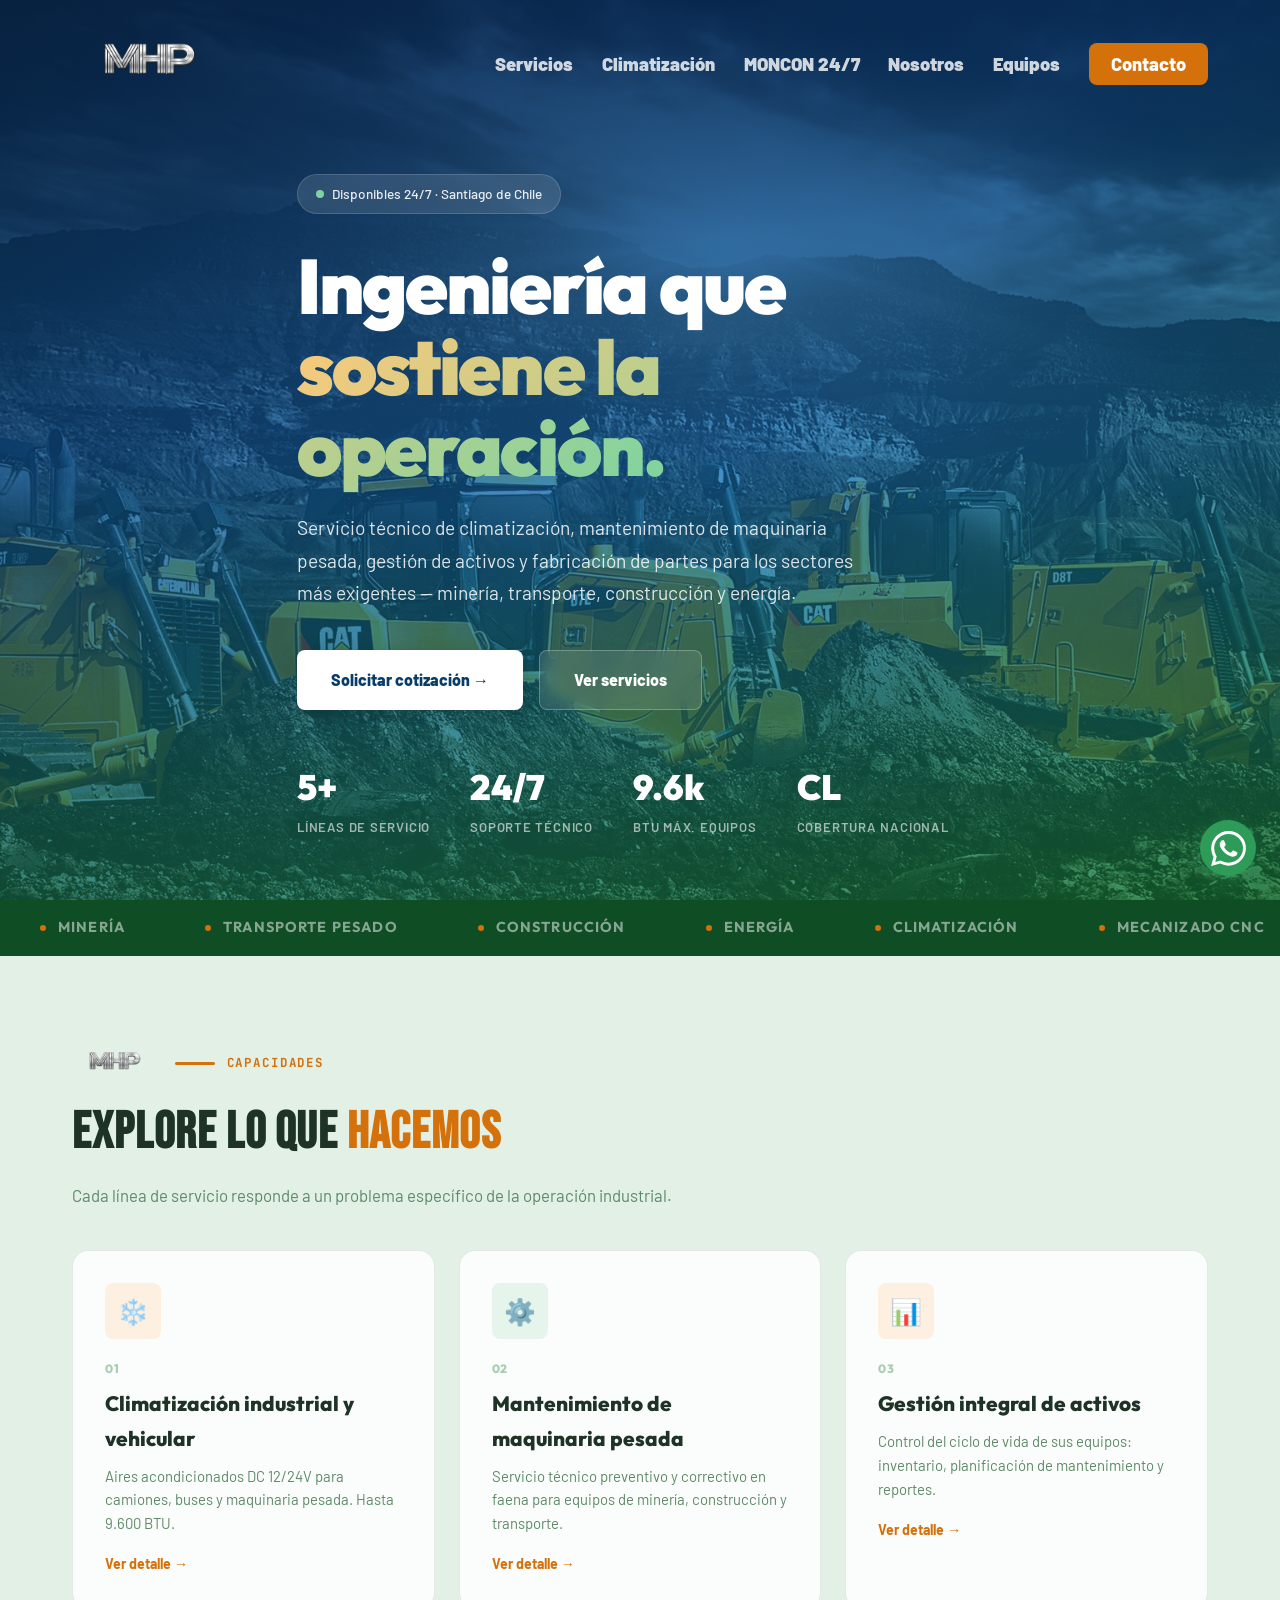
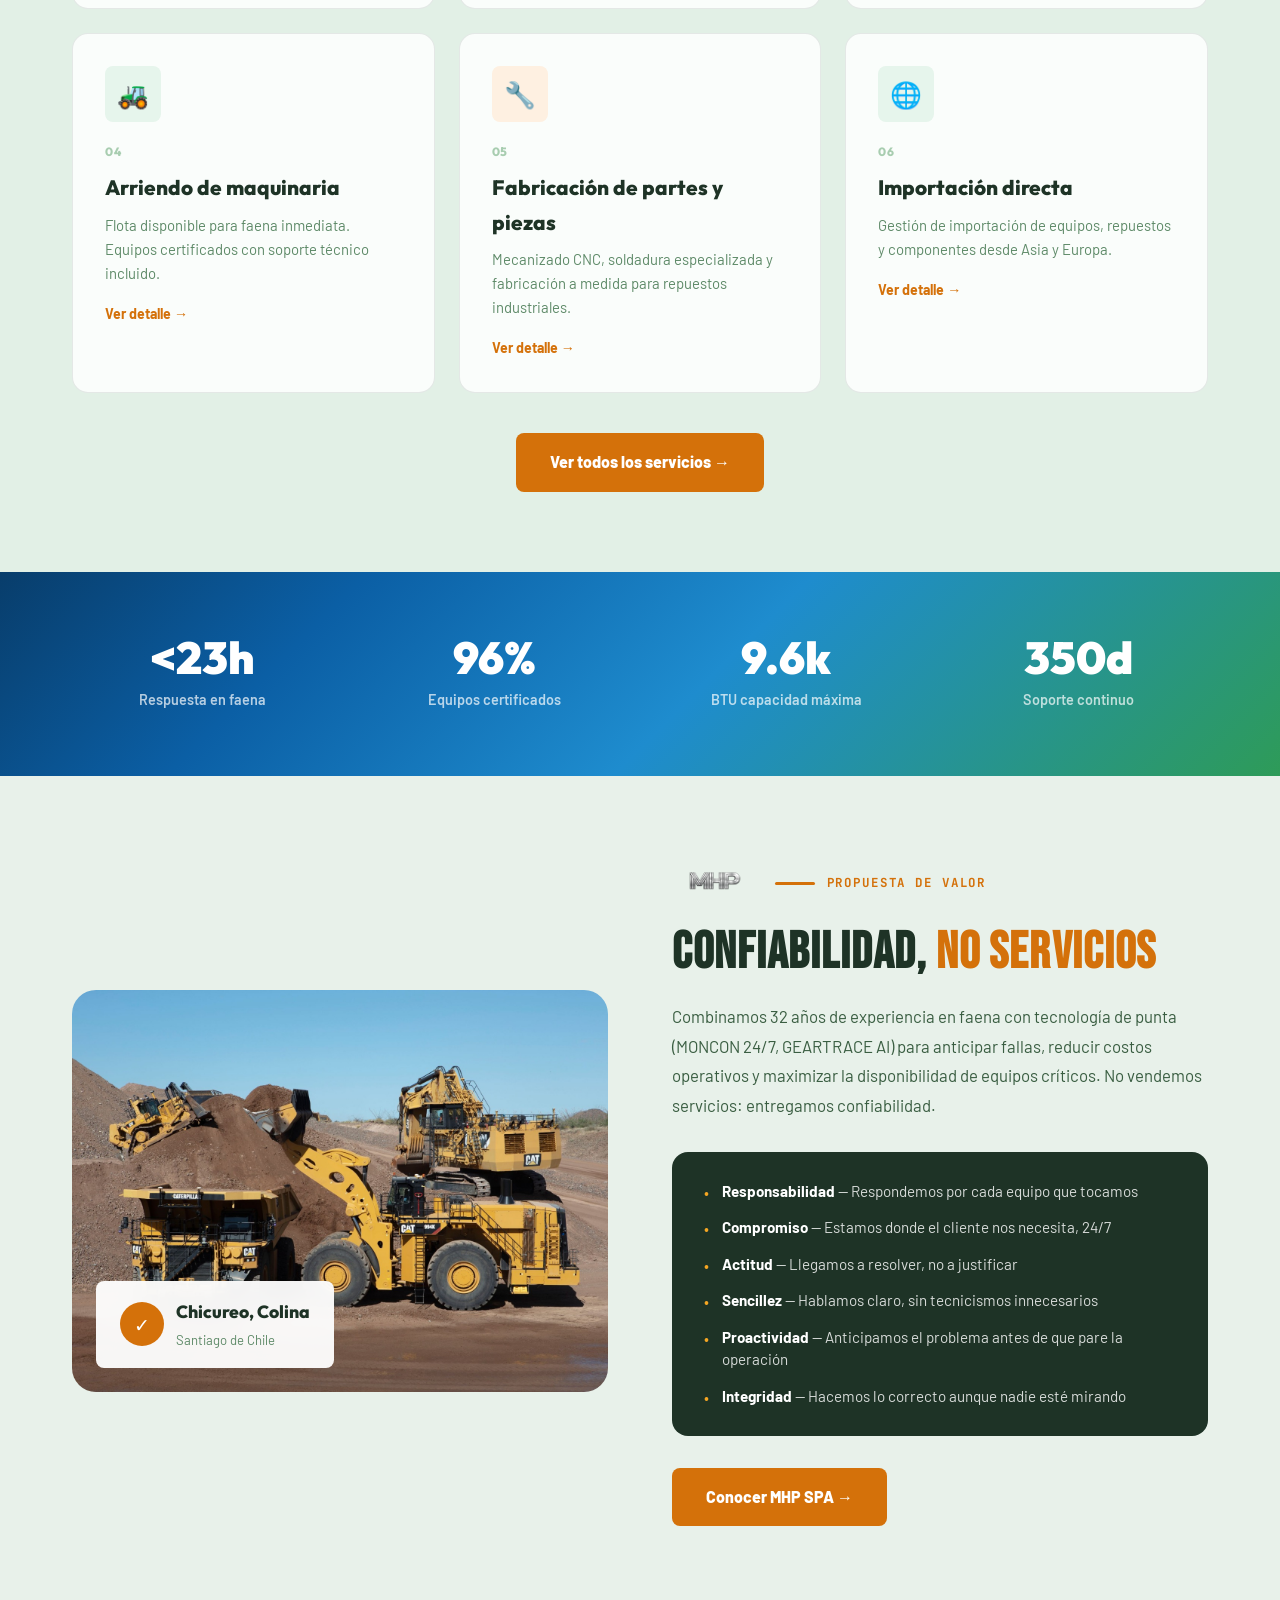
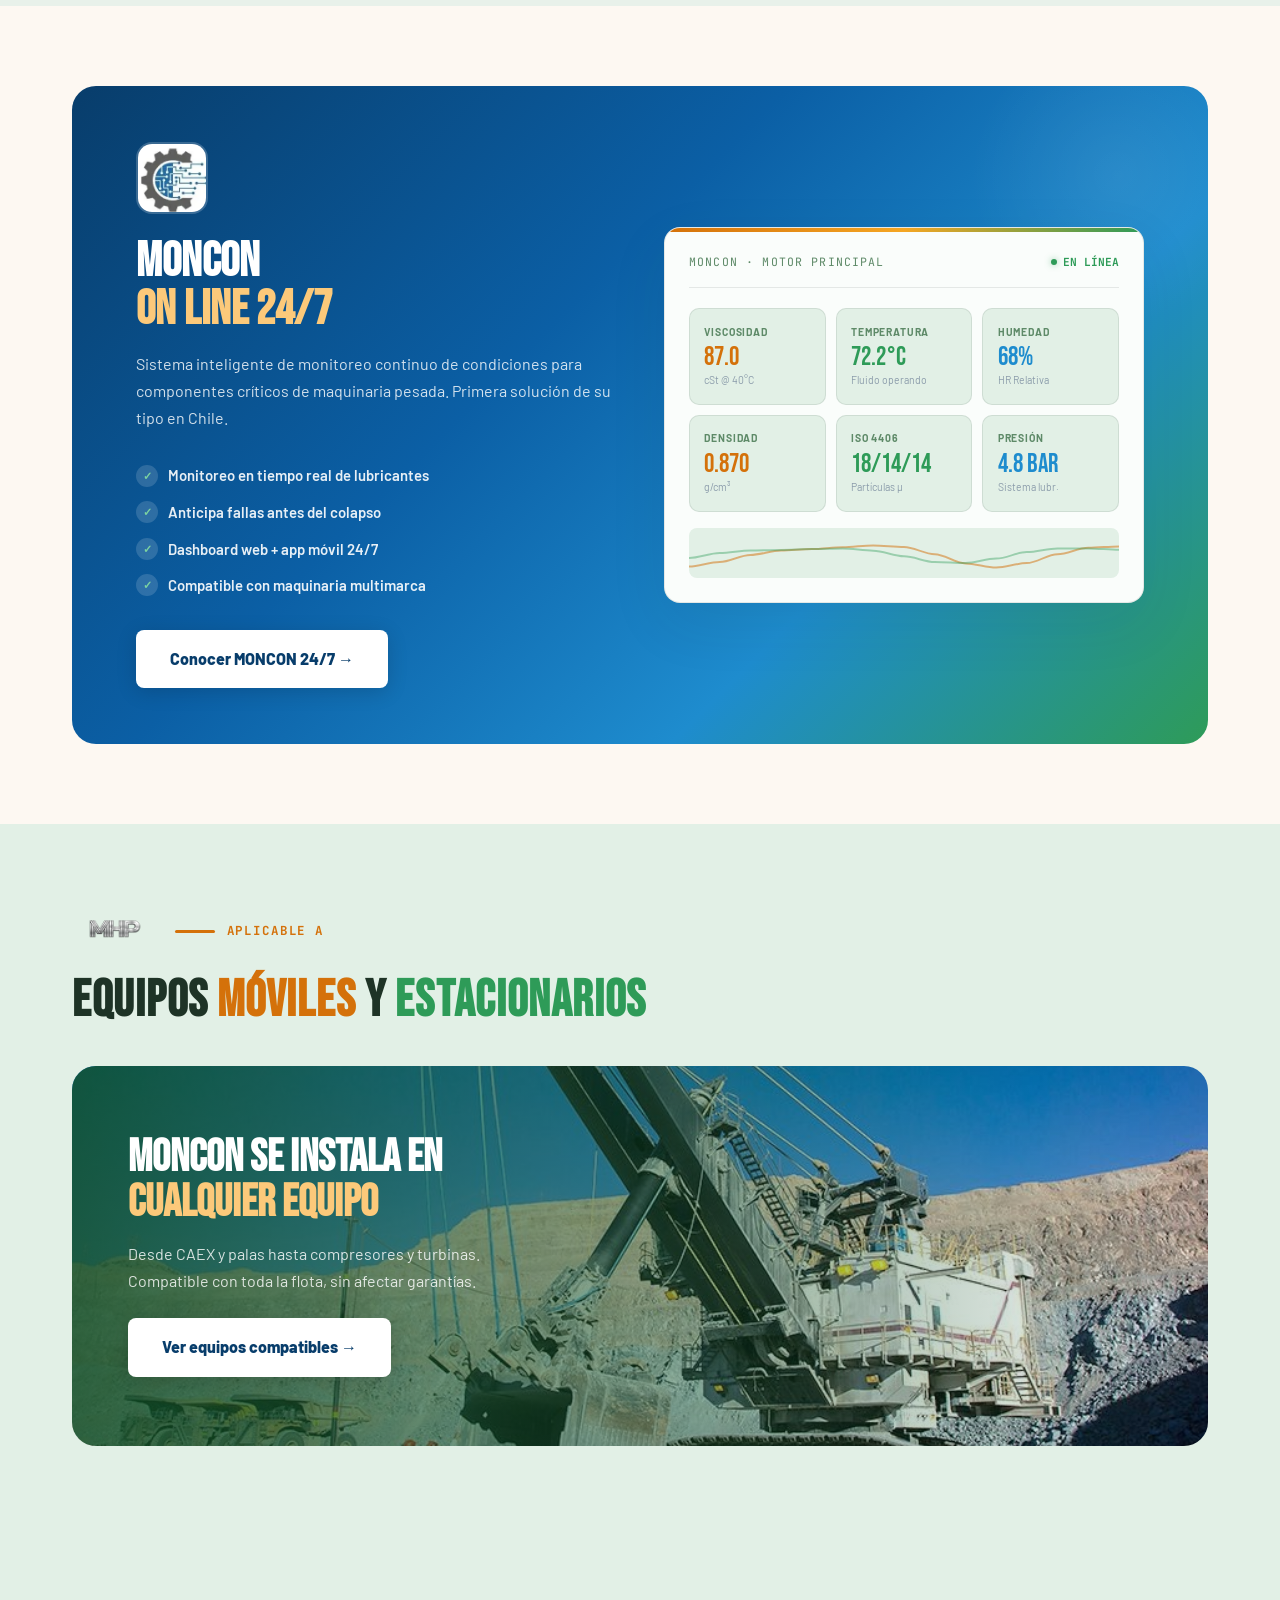
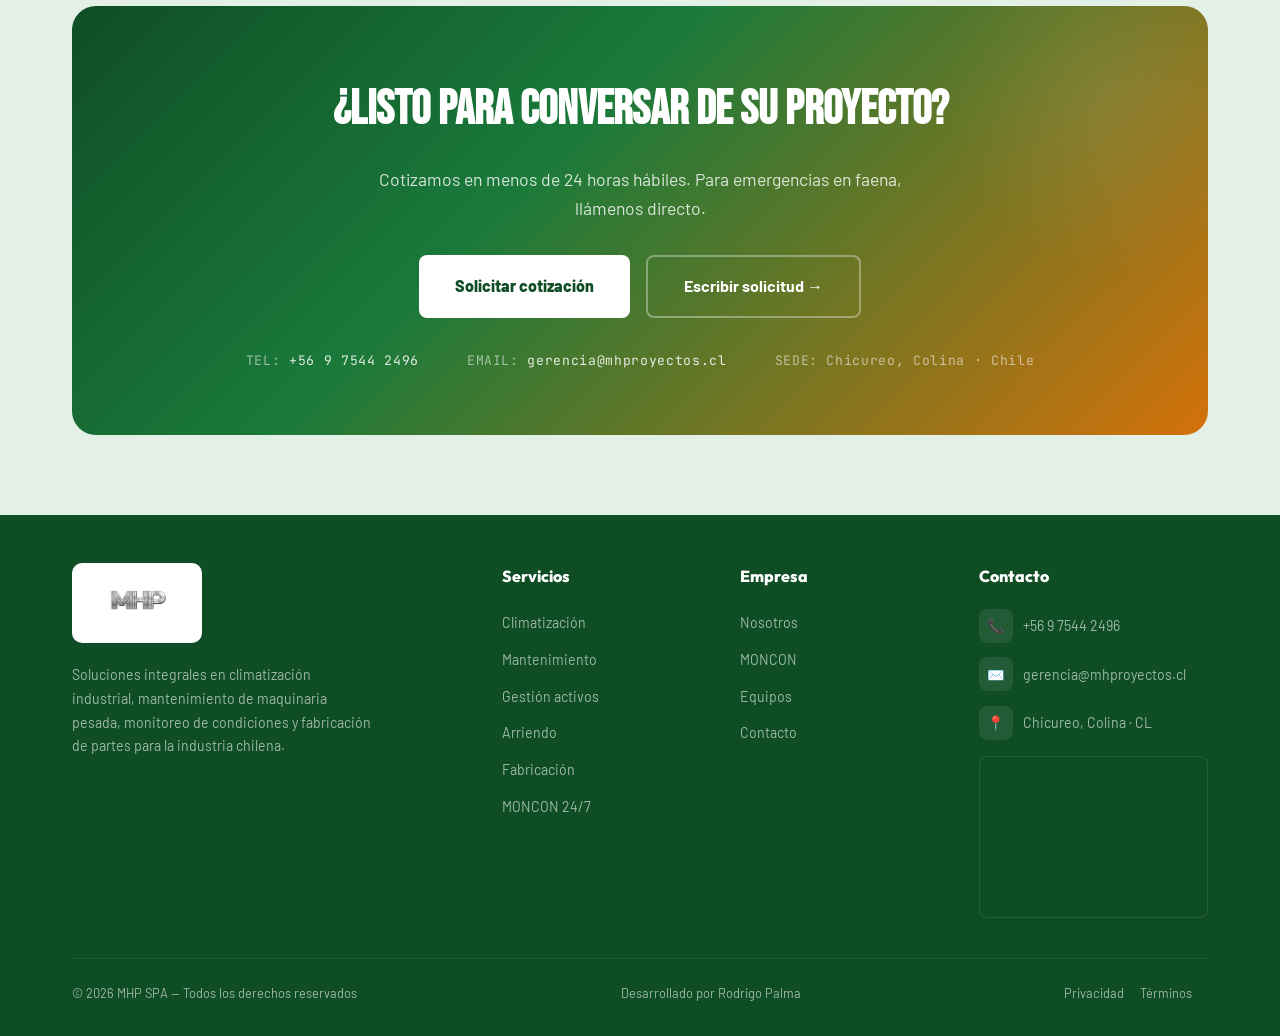
<file: index.html>
﻿<!DOCTYPE html>
<html lang="es">
<head>
  <meta charset="UTF-8">
  <meta name="viewport" content="width=device-width, initial-scale=1.0">
  <title>MHP SPA — Soluciones Industriales · MONCON ON LINE 24/7</title>
  <meta name="description" content="MHP SPA: Ingeniería industrial en climatización, mantenimiento de maquinaria pesada, gestión de activos y MONCON ON LINE 24/7 — monitoreo continuo de condiciones para minería, transporte y construcción en Chile.">
  <meta name="keywords" content="mantenimiento maquinaria pesada, climatización industrial, monitoreo condiciones, MONCON, minería Chile, MHP SPA">
  <meta name="robots" content="index, follow">
  <meta name="author" content="MHP SPA">
  <meta property="og:type"        content="website">
  <meta property="og:title"       content="MHP SPA — Soluciones Industriales · MONCON ON LINE 24/7">
  <meta property="og:description" content="Ingeniería industrial chilena. Climatización, mantenimiento de maquinaria pesada y monitoreo continuo de condiciones MONCON 24/7.">
  <meta property="og:image"       content="assets/images/equipo-flota-bulldozers-cat.jpg">
  <meta property="og:locale"      content="es_CL">
  <link rel="icon" type="image/png" href="assets/images/favicon.png">
  <link rel="preconnect" href="https://fonts.googleapis.com">
  <link rel="preconnect" href="https://fonts.gstatic.com" crossorigin>
  <link href="https://fonts.googleapis.com/css2?family=Bebas+Neue&family=Barlow:wght@400;500;600;700;800;900&family=JetBrains+Mono:wght@400;700&family=Outfit:wght@400;500;600;700;800;900&display=swap" rel="stylesheet">
  <link rel="stylesheet" href="css/base/variables.css">
  <link rel="stylesheet" href="css/base/reset.css">
  <link rel="stylesheet" href="css/utilities/animations.css">
  <link rel="stylesheet" href="css/components/nav.css?v=2">
  <link rel="stylesheet" href="css/components/hero.css">
  <link rel="stylesheet" href="css/components/buttons.css">
  <link rel="stylesheet" href="css/components/ticker.css">
  <link rel="stylesheet" href="css/layout/sections.css">
  <link rel="stylesheet" href="css/components/cards.css">
  <link rel="stylesheet" href="css/components/stats.css">
  <link rel="stylesheet" href="css/components/about.css">
  <link rel="stylesheet" href="css/components/moncon.css">
  <link rel="stylesheet" href="css/layout/images.css">
  <link rel="stylesheet" href="css/components/equipment.css">
  <link rel="stylesheet" href="css/components/cta.css">
  <link rel="stylesheet" href="css/components/footer.css">
  <link rel="stylesheet" href="css/utilities/responsive.css">
  <link rel="stylesheet" href="css/pages/inner.css">
</head>
<body>

  <nav class="nav" id="nav" role="navigation" aria-label="Navegación principal">
    <div class="nav-in">
      <a href="index.html" class="nav-logo" aria-label="MHP SPA — Inicio">
        <img src="assets/images/mhp-logo-new.png" alt="Logotipo MHP SPA" height="64">
      </a>
      <ul class="nav-links" role="list">
        <li><a href="servicios.html">Servicios</a></li>
        <li><a href="climatizacion.html">Climatización</a></li>
        <li><a href="moncon.html">MONCON 24/7</a></li>
        <li><a href="nosotros.html">Nosotros</a></li>
        <li><a href="equipos.html">Equipos</a></li>
        <li><a href="contacto.html" class="nav-cta">Contacto</a></li>
      </ul>
      <button class="nav-burger" id="navBurger" aria-label="Abrir menu" aria-expanded="false"><span></span><span></span><span></span></button>
    </div>
  </nav>

  <main>

    <!-- ══ HERO ══ -->
    <section class="hero" id="inicio" aria-label="Presentación MHP SPA">
      <div class="hero-bg" aria-hidden="true">
        <img src="assets/images/equipo-flota-bulldozers-cat.jpg"
             alt="Flota de bulldozers CAT operando en faena minera nocturna"
             loading="eager" fetchpriority="high">
      </div>
      <div class="hero-ov" aria-hidden="true"></div>
      <div class="hero-gr" aria-hidden="true"></div>
      <div class="ct hero-ct">
        <div class="hero-badge" role="status">
          <span class="dot" aria-hidden="true"></span>
          Disponibles 24/7 · Santiago de Chile
        </div>
        <h1>Ingeniería que<br><span class="acc">sostiene la operación.</span></h1>
        <p class="hero-desc">Servicio técnico de climatización, mantenimiento de maquinaria pesada, gestión de activos y fabricación de partes para los sectores más exigentes — minería, transporte, construcción y energía.</p>
        <div class="hero-btns">
          <a href="contacto.html" class="btn btn-w">Solicitar cotización →</a>
          <a href="servicios.html" class="btn btn-g">Ver servicios</a>
        </div>
        <div class="hero-stats" role="list" aria-label="Cifras clave">
          <div role="listitem"><div class="hero-stat-v">5+</div><div class="hero-stat-l">Líneas de servicio</div></div>
          <div role="listitem"><div class="hero-stat-v">24/7</div><div class="hero-stat-l">Soporte técnico</div></div>
          <div role="listitem"><div class="hero-stat-v">9.6k</div><div class="hero-stat-l">BTU máx. equipos</div></div>
          <div role="listitem"><div class="hero-stat-v">CL</div><div class="hero-stat-l">Cobertura nacional</div></div>
        </div>
      </div>
    </section>

    <!-- ══ TICKER ══ -->
    <div class="ticker" aria-hidden="true">
      <div class="ticker-tr">
        <div class="ticker-it"><span class="sep"></span>Minería</div>
        <div class="ticker-it"><span class="sep"></span>Transporte pesado</div>
        <div class="ticker-it"><span class="sep"></span>Construcción</div>
        <div class="ticker-it"><span class="sep"></span>Energía</div>
        <div class="ticker-it"><span class="sep"></span>Climatización</div>
        <div class="ticker-it"><span class="sep"></span>Mecanizado CNC</div>
        <div class="ticker-it"><span class="sep"></span>Soldadura especializada</div>
        <div class="ticker-it"><span class="sep"></span>MONCON 24/7</div>
        <div class="ticker-it"><span class="sep"></span>Minería</div>
        <div class="ticker-it"><span class="sep"></span>Transporte pesado</div>
        <div class="ticker-it"><span class="sep"></span>Construcción</div>
        <div class="ticker-it"><span class="sep"></span>Energía</div>
        <div class="ticker-it"><span class="sep"></span>Climatización</div>
        <div class="ticker-it"><span class="sep"></span>Mecanizado CNC</div>
        <div class="ticker-it"><span class="sep"></span>Soldadura especializada</div>
        <div class="ticker-it"><span class="sep"></span>MONCON 24/7</div>
      </div>
    </div>

    <!-- ══ SERVICIOS OVERVIEW ══ -->
    <section class="sec sec-g" id="servicios" aria-labelledby="srv-titulo">
      <div class="ct">
        <div class="stag-row">
          <img src="assets/images/mhp-logo-new.png" alt="" aria-hidden="true" height="38" loading="lazy">
          <div class="stag">Capacidades</div>
        </div>
        <h2 class="stit" id="srv-titulo">EXPLORE LO QUE <span class="o">HACEMOS</span></h2>
        <p class="sdesc">Cada línea de servicio responde a un problema específico de la operación industrial.</p>
        <div class="srv-grid">
          <article class="srv-card">
            <div class="srv-ico bl" aria-hidden="true">❄️</div>
            <div class="srv-num">01</div>
            <h3>Climatización industrial y vehicular</h3>
            <p>Aires acondicionados DC 12/24V para camiones, buses y maquinaria pesada. Hasta 9.600 BTU.</p>
            <a href="servicios.html" class="srv-link">Ver detalle →</a>
          </article>
          <article class="srv-card">
            <div class="srv-ico gr" aria-hidden="true">⚙️</div>
            <div class="srv-num">02</div>
            <h3>Mantenimiento de maquinaria pesada</h3>
            <p>Servicio técnico preventivo y correctivo en faena para equipos de minería, construcción y transporte.</p>
            <a href="servicios.html" class="srv-link">Ver detalle →</a>
          </article>
          <article class="srv-card">
            <div class="srv-ico bl" aria-hidden="true">📊</div>
            <div class="srv-num">03</div>
            <h3>Gestión integral de activos</h3>
            <p>Control del ciclo de vida de sus equipos: inventario, planificación de mantenimiento y reportes.</p>
            <a href="servicios.html" class="srv-link">Ver detalle →</a>
          </article>
          <article class="srv-card">
            <div class="srv-ico gr" aria-hidden="true">🚜</div>
            <div class="srv-num">04</div>
            <h3>Arriendo de maquinaria</h3>
            <p>Flota disponible para faena inmediata. Equipos certificados con soporte técnico incluido.</p>
            <a href="servicios.html" class="srv-link">Ver detalle →</a>
          </article>
          <article class="srv-card">
            <div class="srv-ico bl" aria-hidden="true">🔧</div>
            <div class="srv-num">05</div>
            <h3>Fabricación de partes y piezas</h3>
            <p>Mecanizado CNC, soldadura especializada y fabricación a medida para repuestos industriales.</p>
            <a href="servicios.html" class="srv-link">Ver detalle →</a>
          </article>
          <article class="srv-card">
            <div class="srv-ico gr" aria-hidden="true">🌐</div>
            <div class="srv-num">06</div>
            <h3>Importación directa</h3>
            <p>Gestión de importación de equipos, repuestos y componentes desde Asia y Europa.</p>
            <a href="servicios.html" class="srv-link">Ver detalle →</a>
          </article>
        </div>
        <div style="text-align:center;margin-top:2.5rem">
          <a href="servicios.html" class="btn btn-o">Ver todos los servicios →</a>
        </div>
      </div>
    </section>

    <!-- ══ STATS BAR ══ -->
    <section class="stats-bar" aria-label="Indicadores operacionales">
      <div class="ct"><div class="stats-gr" role="list">
        <div role="listitem"><div class="stat-n">&lt;24h</div><div class="stat-t">Respuesta en faena</div></div>
        <div role="listitem"><div class="stat-n">100%</div><div class="stat-t">Equipos certificados</div></div>
        <div role="listitem"><div class="stat-n">9.6k</div><div class="stat-t">BTU capacidad máxima</div></div>
        <div role="listitem"><div class="stat-n">365d</div><div class="stat-t">Soporte continuo</div></div>
      </div></div>
    </section>

    <!-- ══ NOSOTROS TEASER / PROPUESTA DE VALOR ══ -->
    <section class="sec sec-b" aria-labelledby="nos-titulo">
      <div class="ct">
        <div class="about-gr">
          <div class="about-img">
            <img src="assets/images/equipo-cargador-frontal-cat994k.jpg"
                 alt="Operación de cargador frontal CAT 994K con camión CAEX en faena minera"
                 loading="lazy" width="900" height="675">
            <div class="about-badge">
              <div class="bi" aria-hidden="true">✓</div>
              <div><strong>Chicureo, Colina</strong><span>Santiago de Chile</span></div>
            </div>
          </div>
          <div>
            <div class="stag-row">
              <img src="assets/images/mhp-logo-new.png" alt="" aria-hidden="true" height="38" loading="lazy">
              <div class="stag">Propuesta de valor</div>
            </div>
            <h2 class="stit" id="nos-titulo">CONFIABILIDAD, <span class="o">NO SERVICIOS</span></h2>
            <p class="about-txt">Combinamos 32 años de experiencia en faena con tecnología de punta (MONCON 24/7, GEARTRACE AI) para anticipar fallas, reducir costos operativos y maximizar la disponibilidad de equipos críticos. No vendemos servicios: entregamos confiabilidad.</p>
            <div class="valor-box" role="list" aria-label="Valores MHP SPA">
              <ul class="valor-list">
                <li role="listitem"><strong>Responsabilidad</strong> — Respondemos por cada equipo que tocamos</li>
                <li role="listitem"><strong>Compromiso</strong> — Estamos donde el cliente nos necesita, 24/7</li>
                <li role="listitem"><strong>Actitud</strong> — Llegamos a resolver, no a justificar</li>
                <li role="listitem"><strong>Sencillez</strong> — Hablamos claro, sin tecnicismos innecesarios</li>
                <li role="listitem"><strong>Proactividad</strong> — Anticipamos el problema antes de que pare la operación</li>
                <li role="listitem"><strong>Integridad</strong> — Hacemos lo correcto aunque nadie esté mirando</li>
              </ul>
            </div>
            <a href="nosotros.html" class="btn btn-o">Conocer MHP SPA →</a>
          </div>
        </div>
      </div>
    </section>

    <!-- ══ MONCON TEASER ══ -->
    <section class="sec sec-w" aria-labelledby="moncon-home-titulo">
      <div class="ct">
        <div class="moncon-teaser">
          <div>
            <div class="moncon-teaser-icon">
              <img src="assets/images/logo-moncon-icono.jpg" alt="Ícono tecnológico MONCON" loading="lazy">
            </div>
            <h2 id="moncon-home-titulo">MONCON<br><span>ON LINE 24/7</span></h2>
            <p>Sistema inteligente de monitoreo continuo de condiciones para componentes críticos de maquinaria pesada. Primera solución de su tipo en Chile.</p>
            <div class="moncon-teaser-benefits">
              <div class="moncon-teaser-benefit"><span class="bc">✓</span> Monitoreo en tiempo real de lubricantes</div>
              <div class="moncon-teaser-benefit"><span class="bc">✓</span> Anticipa fallas antes del colapso</div>
              <div class="moncon-teaser-benefit"><span class="bc">✓</span> Dashboard web + app móvil 24/7</div>
              <div class="moncon-teaser-benefit"><span class="bc">✓</span> Compatible con maquinaria multimarca</div>
            </div>
            <a href="moncon.html" class="btn btn-w">Conocer MONCON 24/7 →</a>
          </div>
          <div>
            <div class="dash" role="region" aria-label="Dashboard MONCON en tiempo real">
              <div class="dash-hd">
                <span class="dash-tt">MONCON · MOTOR PRINCIPAL</span>
                <span class="dash-lv"><span class="d" aria-hidden="true"></span> EN LÍNEA</span>
              </div>
              <div class="dash-m" role="list">
                <div class="mc" role="listitem"><div class="mc-l">Viscosidad</div><div class="mc-v">86.2</div><div class="mc-u">cSt @ 40°C</div></div>
                <div class="mc" role="listitem"><div class="mc-l">Temperatura</div><div class="mc-v g">72°C</div><div class="mc-u">Fluido operando</div></div>
                <div class="mc" role="listitem"><div class="mc-l">Humedad</div><div class="mc-v b">68%</div><div class="mc-u">HR Relativa</div></div>
                <div class="mc" role="listitem"><div class="mc-l">Densidad</div><div class="mc-v">0.872</div><div class="mc-u">g/cm³</div></div>
                <div class="mc" role="listitem"><div class="mc-l">ISO 4406</div><div class="mc-v g">18/9/6</div><div class="mc-u">Partículas µ</div></div>
                <div class="mc" role="listitem"><div class="mc-l">Presión</div><div class="mc-v b">5 Bar</div><div class="mc-u">Sistema lubr.</div></div>
              </div>
              <div class="dash-w" aria-hidden="true">
                <svg viewBox="0 0 600 50" preserveAspectRatio="none">
                  <path class="wl" stroke="rgba(212,113,10,.5)" d="M0,30 C50,18 100,38 150,26 C200,14 250,36 300,24 C350,12 400,34 450,28 C500,22 550,34 600,22"/>
                  <path class="wl" stroke="rgba(46,155,88,.4)"  d="M0,35 C50,28 100,42 150,34 C200,26 250,40 300,32 C350,24 400,38 450,34 C500,28 550,38 600,30"/>
                </svg>
              </div>
            </div>
          </div>
        </div>
      </div>
    </section>

    <!-- ══ EQUIPOS TEASER ══ -->
    <section class="sec sec-g" aria-labelledby="eq-home-titulo">
      <div class="ct">
        <div class="stag-row">
          <img src="assets/images/mhp-logo-new.png" alt="" aria-hidden="true" height="38" loading="lazy">
          <div class="stag">Aplicable a</div>
        </div>
        <h2 class="stit" id="eq-home-titulo">EQUIPOS <span class="o">MÓVILES</span> Y <span class="g">ESTACIONARIOS</span></h2>
        <div class="eq-teaser">
          <img src="assets/images/equipo-pala-cable-gigante.jpg"
               alt="Pala de cable gigante con trabajadores de minería para escala"
               loading="lazy" width="1200" height="380">
          <div class="eq-teaser-ov">
            <div class="eq-teaser-txt">
              <h2>MONCON SE INSTALA EN <span>CUALQUIER EQUIPO</span></h2>
              <p>Desde CAEX y palas hasta compresores y turbinas. Compatible con toda la flota, sin afectar garantías.</p>
              <a href="equipos.html" class="btn btn-w">Ver equipos compatibles →</a>
            </div>
          </div>
        </div>
      </div>
    </section>

    <!-- ══ CTA / CONTACTO ══ -->
    <section class="cta-sec" id="contacto" aria-labelledby="cta-titulo">
      <div class="ct">
        <div class="cta-bx">
          <h2 id="cta-titulo">¿LISTO PARA CONVERSAR DE SU PROYECTO?</h2>
          <p>Cotizamos en menos de 24 horas hábiles. Para emergencias en faena, llámenos directo.</p>
          <div class="cta-bs">
            <a href="https://wa.me/56975442496" class="btn-wh" rel="noopener noreferrer">Solicitar cotización</a>
            <a href="contacto.html" class="btn-ow">Escribir solicitud →</a>
          </div>
          <div class="cta-ct">
            <div class="cta-ci">TEL: <a href="tel:+56975442496">+56 9 7544 2496</a></div>
            <div class="cta-ci">EMAIL: <a href="mailto:gerencia@mhproyectos.cl">gerencia@mhproyectos.cl</a></div>
            <div class="cta-ci">SEDE: Chicureo, Colina · Chile</div>
          </div>
        </div>
      </div>
    </section>

  </main>

  <footer class="footer" role="contentinfo">
    <div class="ct">
      <div class="ft-gr">
        <div class="ft-brand">
          <div class="ft-logo">
            <img src="assets/images/mhp-logo-new.png" alt="Logotipo MHP SPA" height="44" loading="lazy">
          </div>
          <p>Soluciones integrales en climatización industrial, mantenimiento de maquinaria pesada, monitoreo de condiciones y fabricación de partes para la industria chilena.</p>
        </div>
        <nav class="ft-col" aria-label="Servicios">
          <h4>Servicios</h4>
          <ul>
            <li><a href="servicios.html">Climatización</a></li>
            <li><a href="servicios.html">Mantenimiento</a></li>
            <li><a href="servicios.html">Gestión activos</a></li>
            <li><a href="servicios.html">Arriendo</a></li>
            <li><a href="servicios.html">Fabricación</a></li>
            <li><a href="moncon.html">MONCON 24/7</a></li>
          </ul>
        </nav>
        <nav class="ft-col" aria-label="Empresa">
          <h4>Empresa</h4>
          <ul>
            <li><a href="nosotros.html">Nosotros</a></li>
            <li><a href="moncon.html">MONCON</a></li>
            <li><a href="equipos.html">Equipos</a></li>
            <li><a href="contacto.html">Contacto</a></li>
          </ul>
        </nav>
        <div class="ft-col">
          <h4>Contacto</h4>
          <div class="ft-ci"><span class="fi" aria-hidden="true">📞</span><a href="tel:+56975442496">+56 9 7544 2496</a></div>
          <div class="ft-ci"><span class="fi" aria-hidden="true">✉️</span><a href="mailto:gerencia@mhproyectos.cl">gerencia@mhproyectos.cl</a></div>
          <div class="ft-ci"><span class="fi" aria-hidden="true">📍</span><span>Chicureo, Colina · CL</span></div>
          <div class="ft-map">
            <iframe
              src="https://maps.google.com/maps?q=Chicureo%2C+Colina%2C+RM%2C+Chile&output=embed&z=13"
              width="100%"
              height="160"
              style="border:0"
              loading="lazy"
              referrerpolicy="no-referrer-when-downgrade"
              title="Ubicación MHP SPA — Chicureo, Colina"
              aria-label="Mapa de ubicación en Chicureo, Colina, Chile"></iframe>
          </div>
        </div>
      </div>
      <div class="ft-bar">
        <span>© 2026 MHP SPA — Todos los derechos reservados</span>
        <span>Desarrollado por Rodrigo Palma</span>
        <span><a href="#">Privacidad</a><a href="#">Términos</a></span>
      </div>
    </div>
  </footer>

  <a href="https://wa.me/56975442496" class="whatsapp-float" aria-label="Contactar por WhatsApp" rel="noopener noreferrer" target="_blank"><svg xmlns="http://www.w3.org/2000/svg" viewBox="0 0 24 24" aria-hidden="true"><path d="M17.472 14.382c-.297-.149-1.758-.867-2.03-.967-.273-.099-.471-.148-.67.15-.197.297-.767.966-.94 1.164-.173.199-.347.223-.644.075-.297-.15-1.255-.463-2.39-1.475-.883-.788-1.48-1.761-1.653-2.059-.173-.297-.018-.458.13-.606.134-.133.298-.347.446-.52.149-.174.198-.298.298-.497.099-.198.05-.371-.025-.52-.075-.149-.669-1.612-.916-2.207-.242-.579-.487-.5-.669-.51-.173-.008-.371-.01-.57-.01-.198 0-.52.074-.792.372-.272.297-1.04 1.016-1.04 2.479 0 1.462 1.065 2.875 1.213 3.074.149.198 2.096 3.2 5.077 4.487.709.306 1.262.489 1.694.625.712.227 1.36.195 1.871.118.571-.085 1.758-.719 2.006-1.413.248-.694.248-1.289.173-1.413-.074-.124-.272-.198-.57-.347m-5.421 7.403h-.004a9.87 9.87 0 01-5.031-1.378l-.361-.214-3.741.982.998-3.648-.235-.374a9.86 9.86 0 01-1.51-5.26c.001-5.45 4.436-9.884 9.888-9.884 2.64 0 5.122 1.03 6.988 2.898a9.825 9.825 0 012.893 6.994c-.003 5.45-4.437 9.884-9.885 9.884m8.413-18.297A11.815 11.815 0 0012.05 0C5.495 0 .16 5.335.157 11.892c0 2.096.547 4.142 1.588 5.945L.057 24l6.305-1.654a11.882 11.882 0 005.683 1.448h.005c6.554 0 11.89-5.335 11.893-11.893a11.821 11.821 0 00-3.48-8.413z"/></svg></a>
  <script type="module" src="js/main.js"></script>
</body>
</html>
</file>
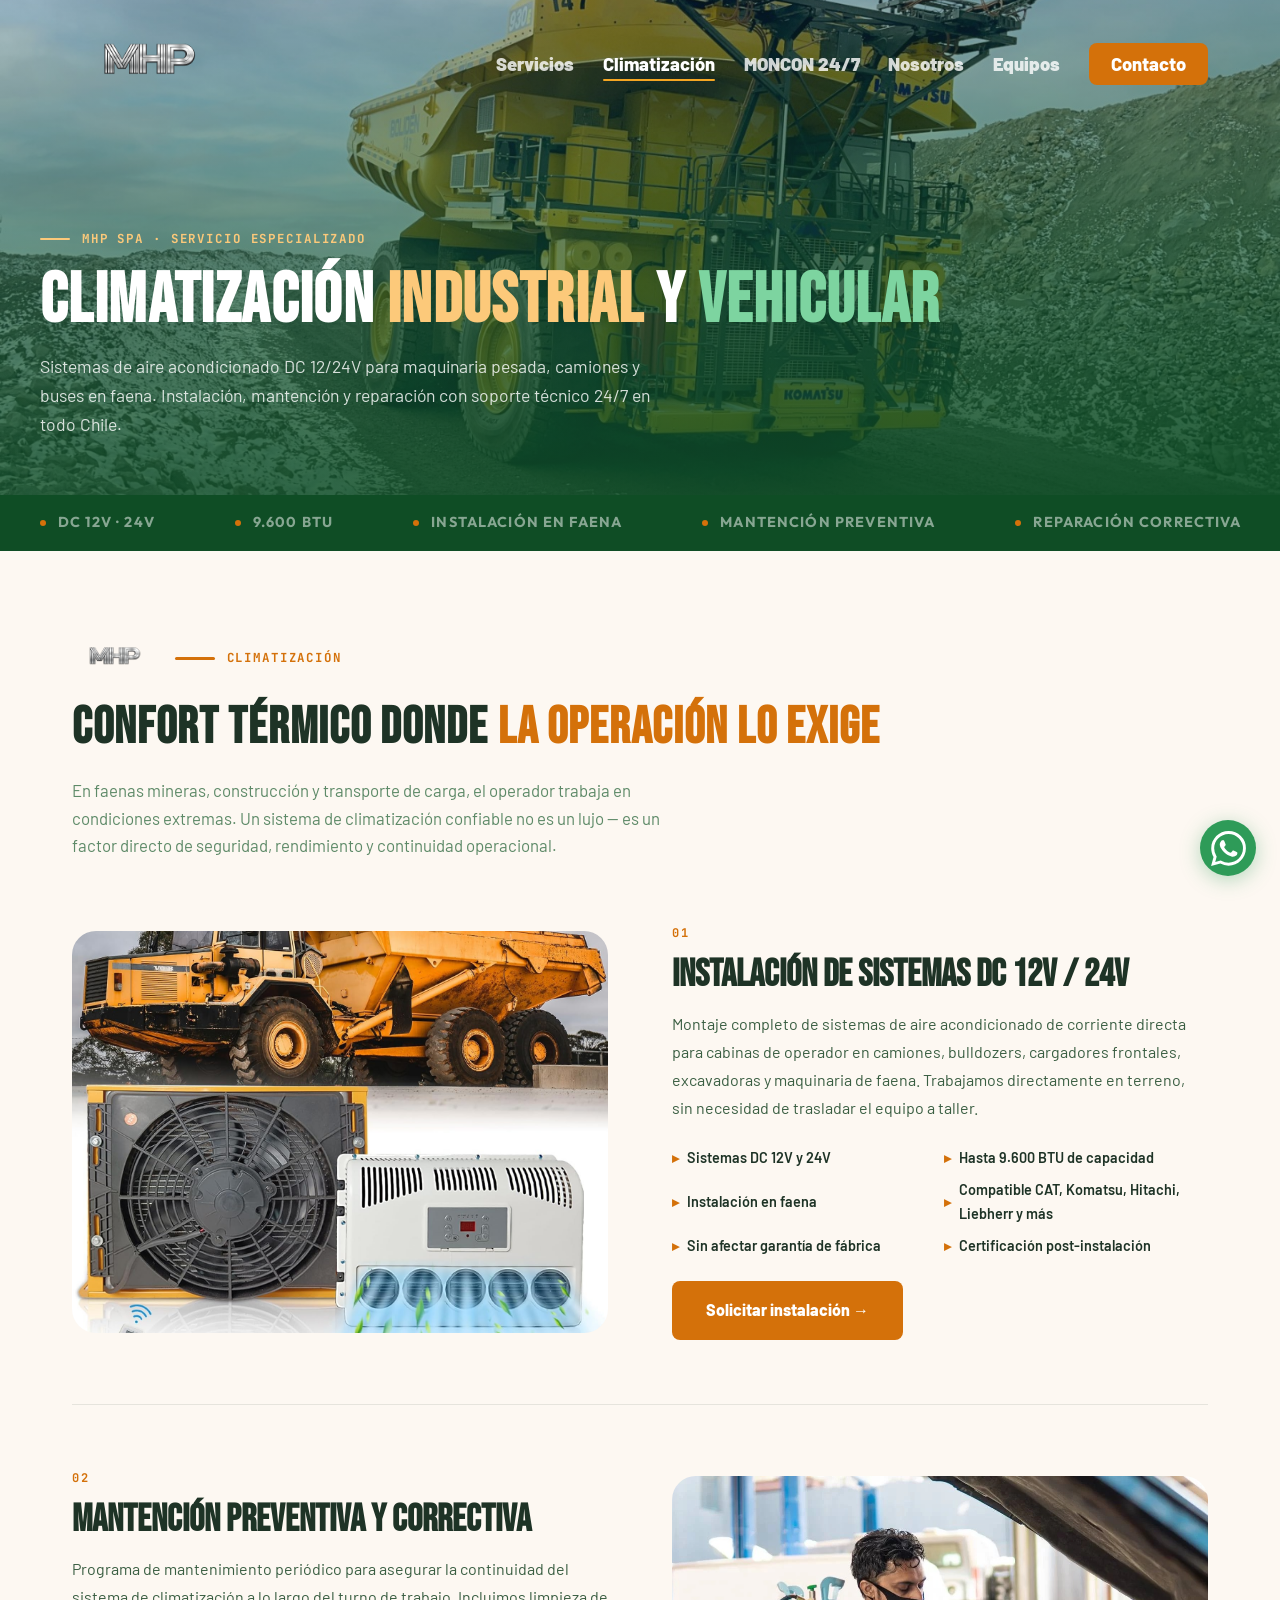
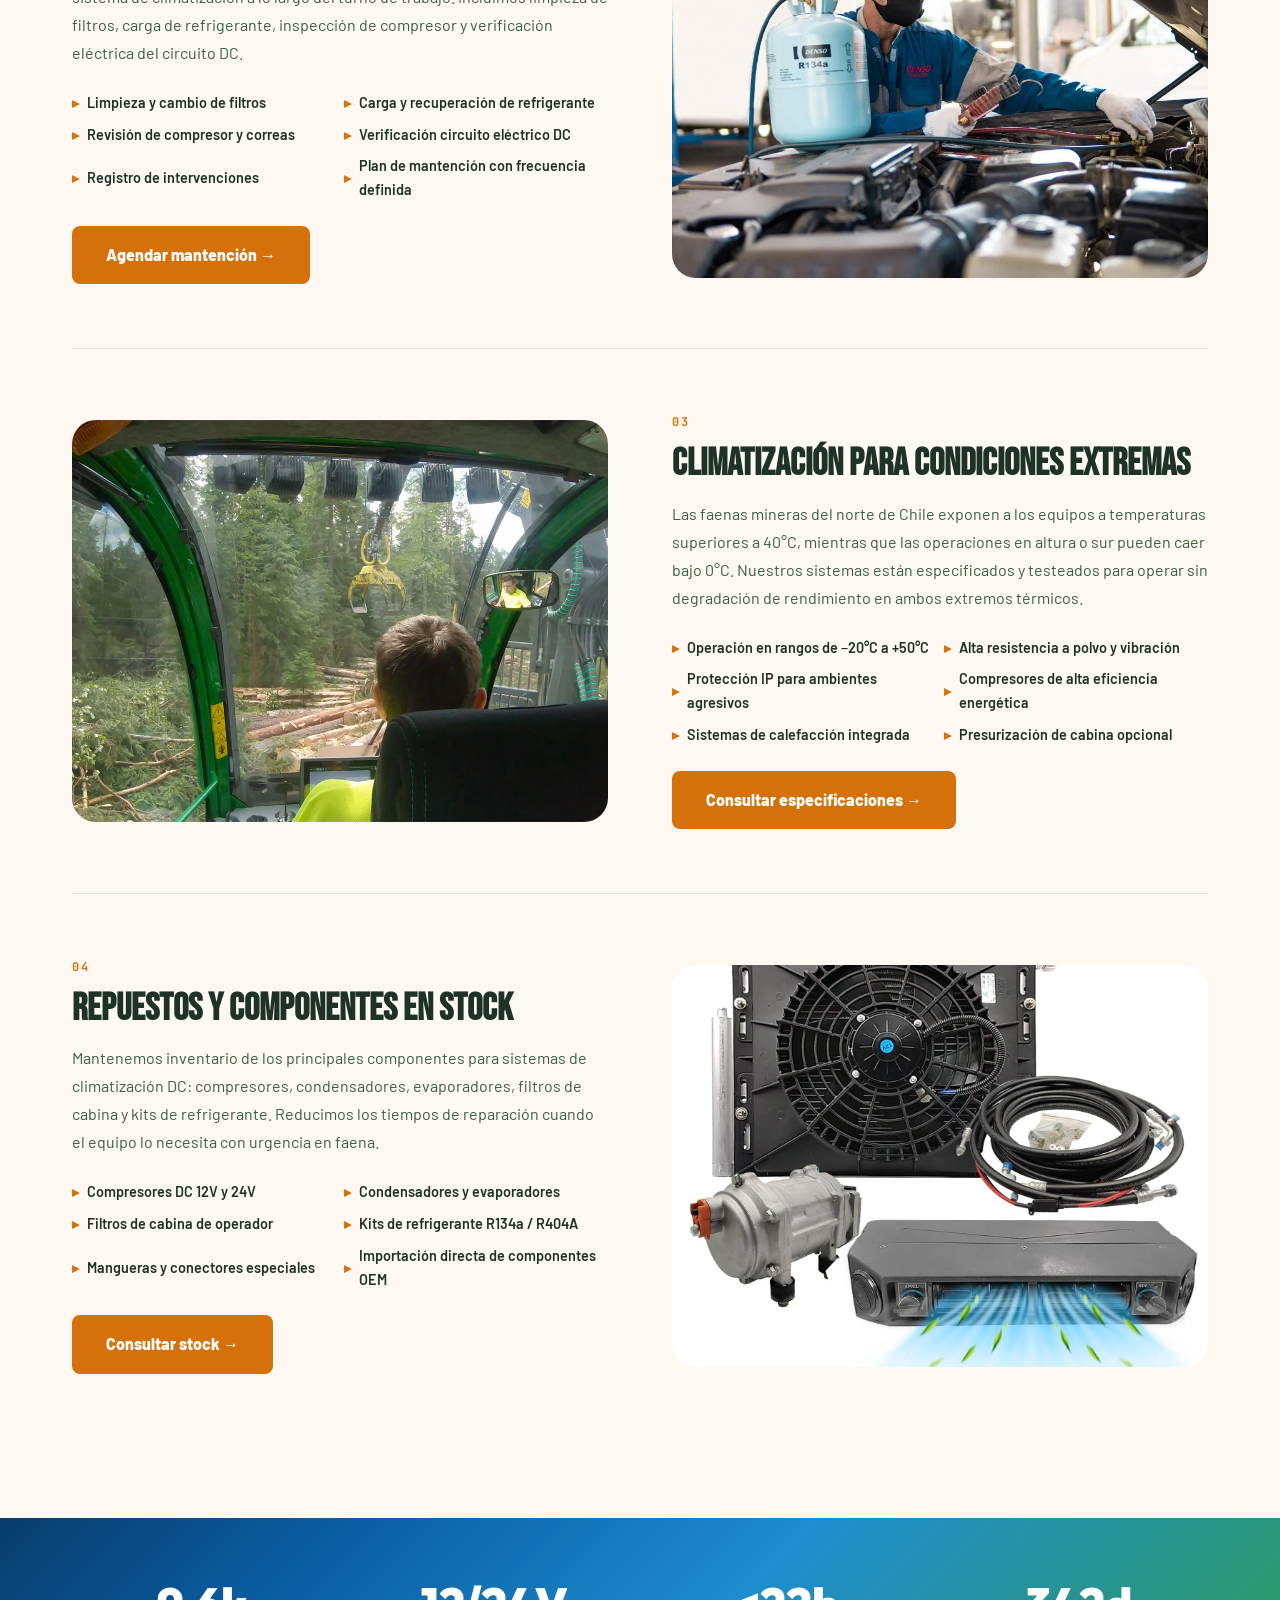
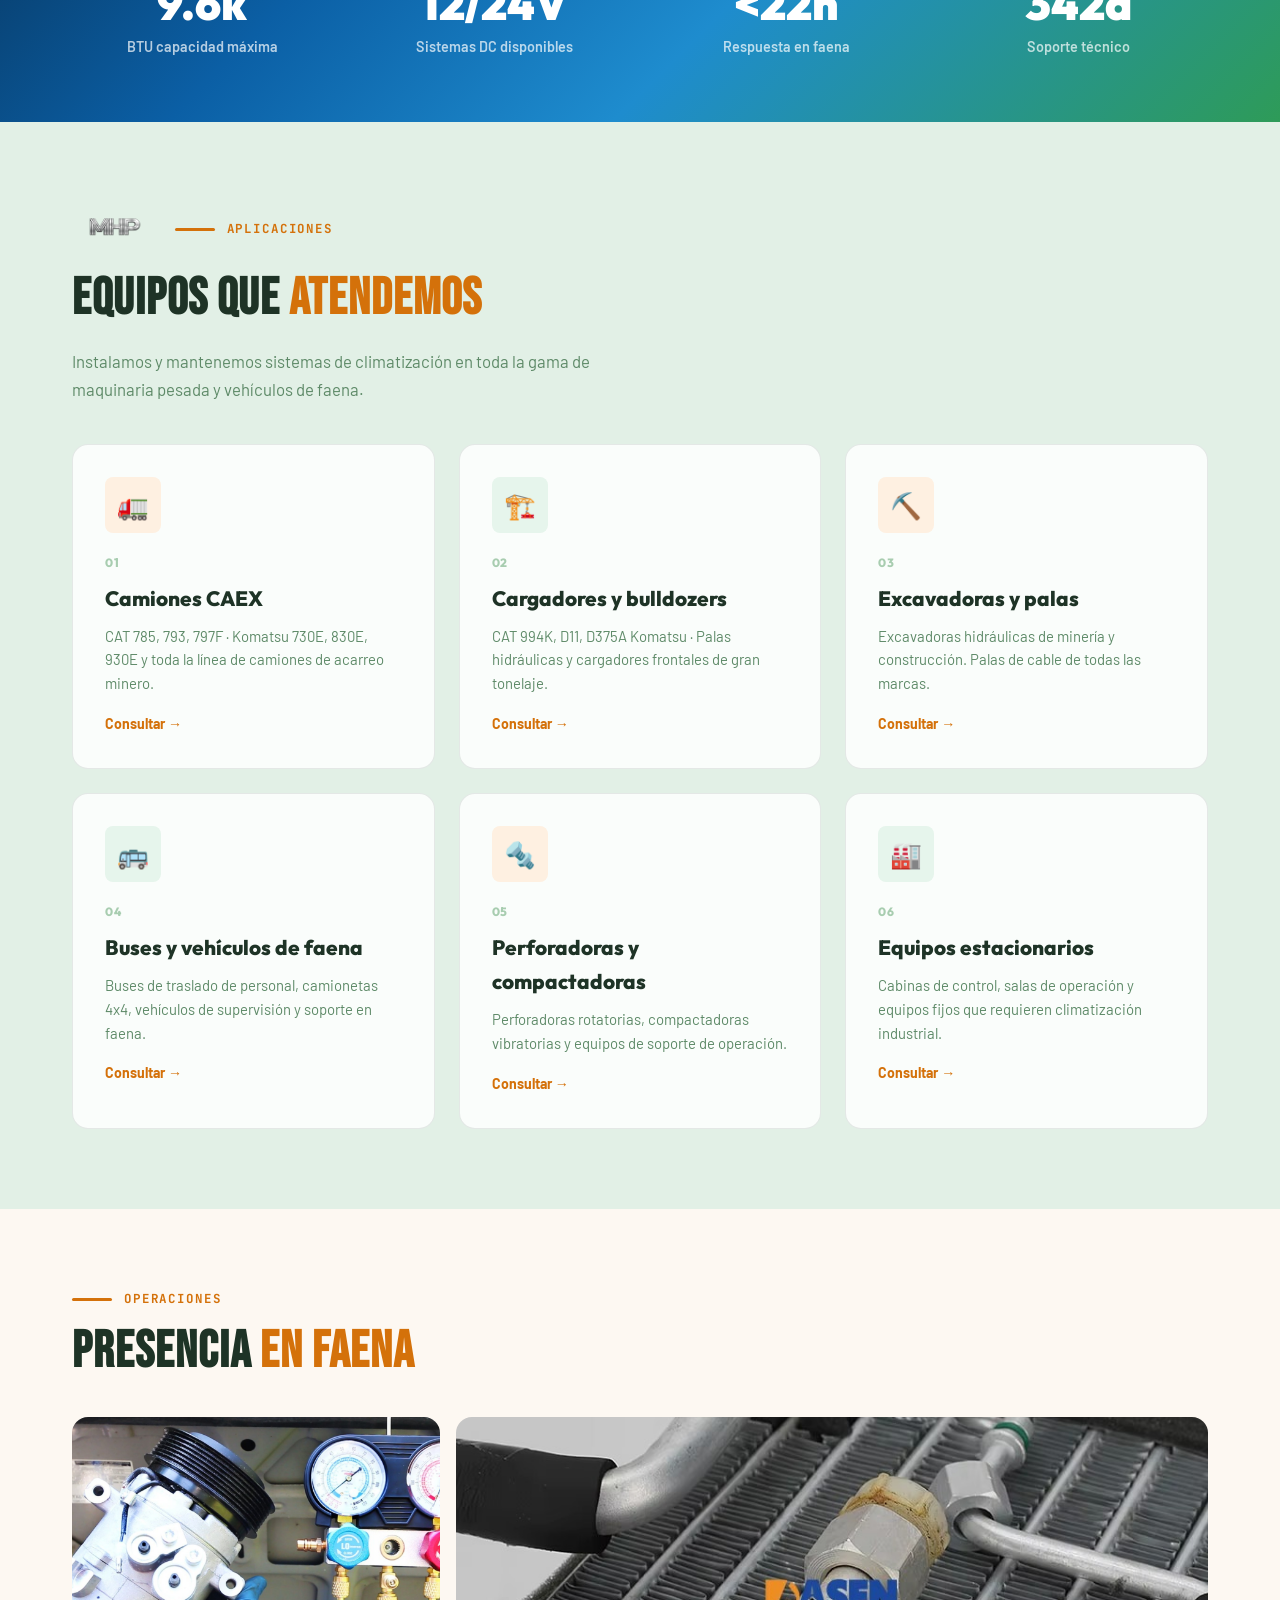
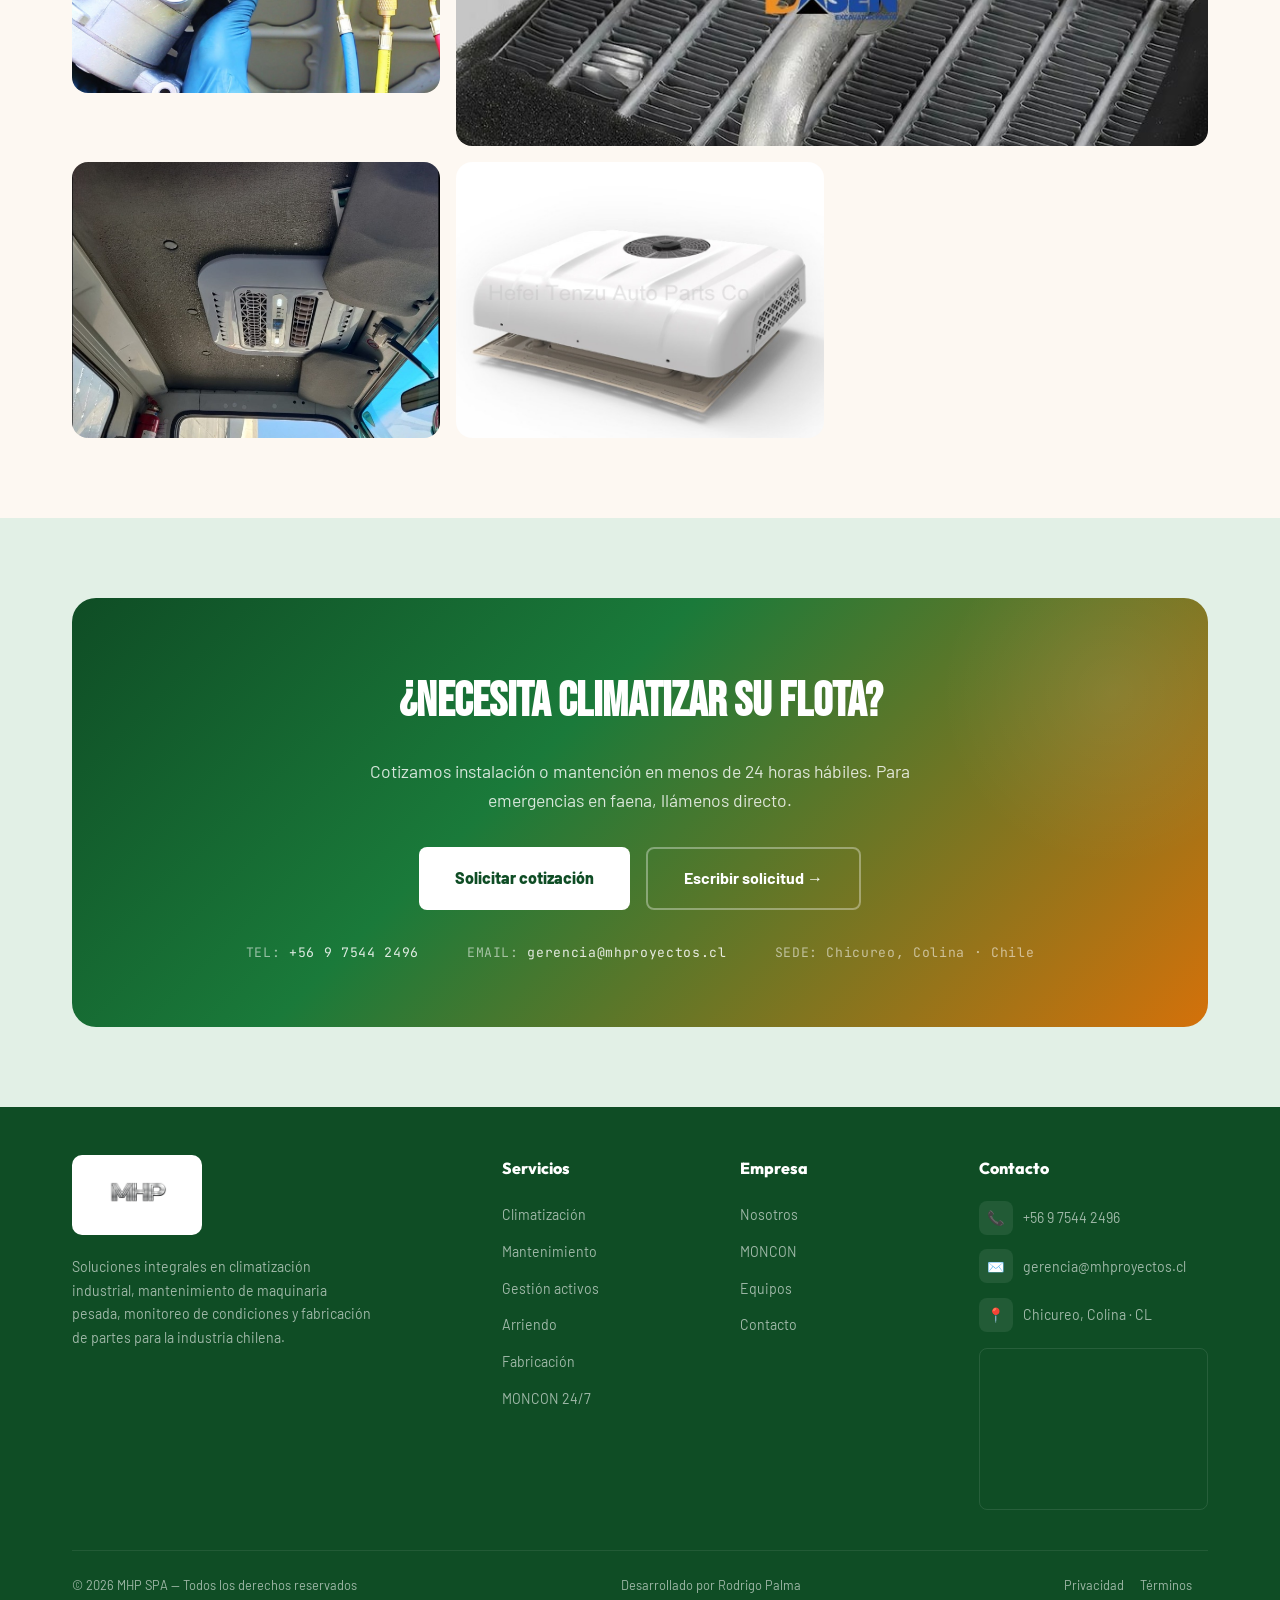
<file: climatizacion.html>
﻿<!DOCTYPE html>
<html lang="es">
<head>
  <meta charset="UTF-8">
  <meta name="viewport" content="width=device-width, initial-scale=1.0">
  <title>Climatización Industrial y Vehicular — MHP SPA</title>
  <meta name="description" content="Instalación, mantención y reparación de sistemas de aire acondicionado DC 12/24V para maquinaria pesada, camiones y buses. Hasta 9.600 BTU. MHP SPA, Chile.">
  <meta name="keywords" content="climatización industrial, aire acondicionado DC, 12V 24V maquinaria pesada, climatización camiones, A/C maquinaria minera, MHP SPA Chile">
  <meta name="robots" content="index, follow">
  <meta name="author" content="MHP SPA">
  <link rel="icon" type="image/png" href="assets/images/favicon.png">
  <link rel="preconnect" href="https://fonts.googleapis.com">
  <link rel="preconnect" href="https://fonts.gstatic.com" crossorigin>
  <link href="https://fonts.googleapis.com/css2?family=Bebas+Neue&family=Barlow:wght@400;500;600;700;800;900&family=JetBrains+Mono:wght@400;700&family=Outfit:wght@400;500;600;700;800;900&display=swap" rel="stylesheet">
  <link rel="stylesheet" href="css/base/variables.css">
  <link rel="stylesheet" href="css/base/reset.css">
  <link rel="stylesheet" href="css/utilities/animations.css">
  <link rel="stylesheet" href="css/components/nav.css?v=2">
  <link rel="stylesheet" href="css/components/buttons.css">
  <link rel="stylesheet" href="css/components/ticker.css">
  <link rel="stylesheet" href="css/layout/sections.css">
  <link rel="stylesheet" href="css/components/cards.css">
  <link rel="stylesheet" href="css/components/stats.css">
  <link rel="stylesheet" href="css/layout/images.css">
  <link rel="stylesheet" href="css/components/cta.css">
  <link rel="stylesheet" href="css/components/footer.css">
  <link rel="stylesheet" href="css/utilities/responsive.css">
  <link rel="stylesheet" href="css/pages/inner.css">
</head>
<body>

  <nav class="nav" id="nav" role="navigation" aria-label="Navegación principal">
    <div class="nav-in">
      <a href="index.html" class="nav-logo" aria-label="MHP SPA — Inicio">
        <img src="assets/images/mhp-logo-new.png" alt="Logotipo MHP SPA" height="64">
      </a>
      <ul class="nav-links" role="list">
        <li><a href="servicios.html">Servicios</a></li>
        <li><a href="climatizacion.html" aria-current="page">Climatización</a></li>
        <li><a href="moncon.html">MONCON 24/7</a></li>
        <li><a href="nosotros.html">Nosotros</a></li>
        <li><a href="equipos.html">Equipos</a></li>
        <li><a href="contacto.html" class="nav-cta">Contacto</a></li>
      </ul>
      <button class="nav-burger" id="navBurger" aria-label="Abrir menu" aria-expanded="false"><span></span><span></span><span></span></button>
    </div>
  </nav>

  <main>

    <!-- ══ PAGE HERO ══ -->
    <section class="page-hero" aria-label="Climatización Industrial y Vehicular MHP SPA">
      <div class="page-hero-bg" aria-hidden="true">
        <img src="assets/images/equipo-caex-komatsu-nieve.jpg"
             alt="Camión CAEX Komatsu operando en condiciones extremas de nieve — climatización industrial MHP SPA"
             loading="eager" fetchpriority="high">
      </div>
      <div class="page-hero-ov" aria-hidden="true"></div>
      <div class="ct page-hero-ct">
        <div class="page-eyebrow">MHP SPA · Servicio especializado</div>
        <h1>CLIMATIZACIÓN <span class="o">INDUSTRIAL</span> Y <span class="g">VEHICULAR</span></h1>
        <p class="hero-lead">Sistemas de aire acondicionado DC 12/24V para maquinaria pesada, camiones y buses en faena. Instalación, mantención y reparación con soporte técnico 24/7 en todo Chile.</p>
      </div>
    </section>

    <!-- ══ TICKER ══ -->
    <div class="ticker" aria-hidden="true">
      <div class="ticker-tr">
        <div class="ticker-it"><span class="sep"></span>DC 12V · 24V</div>
        <div class="ticker-it"><span class="sep"></span>9.600 BTU</div>
        <div class="ticker-it"><span class="sep"></span>Instalación en faena</div>
        <div class="ticker-it"><span class="sep"></span>Mantención preventiva</div>
        <div class="ticker-it"><span class="sep"></span>Reparación correctiva</div>
        <div class="ticker-it"><span class="sep"></span>Multimarca</div>
        <div class="ticker-it"><span class="sep"></span>Condiciones extremas</div>
        <div class="ticker-it"><span class="sep"></span>Soporte 24/7</div>
        <div class="ticker-it"><span class="sep"></span>DC 12V · 24V</div>
        <div class="ticker-it"><span class="sep"></span>9.600 BTU</div>
        <div class="ticker-it"><span class="sep"></span>Instalación en faena</div>
        <div class="ticker-it"><span class="sep"></span>Mantención preventiva</div>
        <div class="ticker-it"><span class="sep"></span>Reparación correctiva</div>
        <div class="ticker-it"><span class="sep"></span>Multimarca</div>
        <div class="ticker-it"><span class="sep"></span>Condiciones extremas</div>
        <div class="ticker-it"><span class="sep"></span>Soporte 24/7</div>
      </div>
    </div>

    <!-- ══ INTRO ══ -->
    <section class="sec sec-w" aria-labelledby="clim-intro-titulo">
      <div class="ct">
        <div class="stag-row">
          <img src="assets/images/mhp-logo-new.png" alt="" aria-hidden="true" height="38" loading="lazy">
          <div class="stag">Climatización</div>
        </div>
        <h2 class="stit" id="clim-intro-titulo">CONFORT TÉRMICO DONDE <span class="o">LA OPERACIÓN LO EXIGE</span></h2>
        <p class="sdesc">En faenas mineras, construcción y transporte de carga, el operador trabaja en condiciones extremas. Un sistema de climatización confiable no es un lujo — es un factor directo de seguridad, rendimiento y continuidad operacional.</p>

        <!-- 01 Instalación -->
        <div class="srv-detail">
          <div class="srv-detail-img">
            <img src="assets/images/clim-maquinaria-pesada-ac.jpg"
                 alt="Volquete articulado en faena con sistema de aire acondicionado DC instalado"
                 loading="lazy" width="900" height="675">
          </div>
          <div class="srv-detail-txt">
            <div class="srv-detail-num">01</div>
            <h3>INSTALACIÓN DE SISTEMAS DC 12V / 24V</h3>
            <p>Montaje completo de sistemas de aire acondicionado de corriente directa para cabinas de operador en camiones, bulldozers, cargadores frontales, excavadoras y maquinaria de faena. Trabajamos directamente en terreno, sin necesidad de trasladar el equipo a taller.</p>
            <ul class="srv-detail-list">
              <li>Sistemas DC 12V y 24V</li>
              <li>Hasta 9.600 BTU de capacidad</li>
              <li>Instalación en faena</li>
              <li>Compatible CAT, Komatsu, Hitachi, Liebherr y más</li>
              <li>Sin afectar garantía de fábrica</li>
              <li>Certificación post-instalación</li>
            </ul>
            <a href="contacto.html" class="btn btn-o">Solicitar instalación →</a>
          </div>
        </div>

        <!-- 02 Mantención -->
        <div class="srv-detail reverse">
          <div class="srv-detail-img">
            <img src="assets/images/clim-tecnico-mantencion.jpg"
                 alt="Técnico realizando carga de refrigerante R134a en sistema de climatización vehicular"
                 loading="lazy" width="900" height="675">
          </div>
          <div class="srv-detail-txt">
            <div class="srv-detail-num">02</div>
            <h3>MANTENCIÓN PREVENTIVA Y CORRECTIVA</h3>
            <p>Programa de mantenimiento periódico para asegurar la continuidad del sistema de climatización a lo largo del turno de trabajo. Incluimos limpieza de filtros, carga de refrigerante, inspección de compresor y verificación eléctrica del circuito DC.</p>
            <ul class="srv-detail-list">
              <li>Limpieza y cambio de filtros</li>
              <li>Carga y recuperación de refrigerante</li>
              <li>Revisión de compresor y correas</li>
              <li>Verificación circuito eléctrico DC</li>
              <li>Registro de intervenciones</li>
              <li>Plan de mantención con frecuencia definida</li>
            </ul>
            <a href="contacto.html" class="btn btn-o">Agendar mantención →</a>
          </div>
        </div>

        <!-- 03 Condiciones extremas -->
        <div class="srv-detail">
          <div class="srv-detail-img">
            <img src="assets/images/clim-cabina-operador.jpg"
                 alt="Interior de cabina de operador en maquinaria forestal — climatización en condiciones extremas"
                 loading="lazy" width="900" height="675">
          </div>
          <div class="srv-detail-txt">
            <div class="srv-detail-num">03</div>
            <h3>CLIMATIZACIÓN PARA CONDICIONES EXTREMAS</h3>
            <p>Las faenas mineras del norte de Chile exponen a los equipos a temperaturas superiores a 40°C, mientras que las operaciones en altura o sur pueden caer bajo 0°C. Nuestros sistemas están especificados y testeados para operar sin degradación de rendimiento en ambos extremos térmicos.</p>
            <ul class="srv-detail-list">
              <li>Operación en rangos de −20°C a +50°C</li>
              <li>Alta resistencia a polvo y vibración</li>
              <li>Protección IP para ambientes agresivos</li>
              <li>Compresores de alta eficiencia energética</li>
              <li>Sistemas de calefacción integrada</li>
              <li>Presurización de cabina opcional</li>
            </ul>
            <a href="contacto.html" class="btn btn-o">Consultar especificaciones →</a>
          </div>
        </div>

        <!-- 04 Repuestos -->
        <div class="srv-detail reverse">
          <div class="srv-detail-img">
            <img src="assets/images/clim-kit-ac-dc.jpg"
                 alt="Kit completo de aire acondicionado DC: condensador, compresor y evaporador para maquinaria"
                 loading="lazy" width="900" height="675">
          </div>
          <div class="srv-detail-txt">
            <div class="srv-detail-num">04</div>
            <h3>REPUESTOS Y COMPONENTES EN STOCK</h3>
            <p>Mantenemos inventario de los principales componentes para sistemas de climatización DC: compresores, condensadores, evaporadores, filtros de cabina y kits de refrigerante. Reducimos los tiempos de reparación cuando el equipo lo necesita con urgencia en faena.</p>
            <ul class="srv-detail-list">
              <li>Compresores DC 12V y 24V</li>
              <li>Condensadores y evaporadores</li>
              <li>Filtros de cabina de operador</li>
              <li>Kits de refrigerante R134a / R404A</li>
              <li>Mangueras y conectores especiales</li>
              <li>Importación directa de componentes OEM</li>
            </ul>
            <a href="contacto.html" class="btn btn-o">Consultar stock →</a>
          </div>
        </div>

      </div>
    </section>

    <!-- ══ STATS BAR ══ -->
    <section class="stats-bar" aria-label="Capacidades de climatización MHP SPA">
      <div class="ct"><div class="stats-gr" role="list">
        <div role="listitem"><div class="stat-n">9.6k</div><div class="stat-t">BTU capacidad máxima</div></div>
        <div role="listitem"><div class="stat-n">12/24V</div><div class="stat-t">Sistemas DC disponibles</div></div>
        <div role="listitem"><div class="stat-n">&lt;24h</div><div class="stat-t">Respuesta en faena</div></div>
        <div role="listitem"><div class="stat-n">365d</div><div class="stat-t">Soporte técnico</div></div>
      </div></div>
    </section>

    <!-- ══ APLICACIONES ══ -->
    <section class="sec sec-g" aria-labelledby="clim-app-titulo">
      <div class="ct">
        <div class="stag-row">
          <img src="assets/images/mhp-logo-new.png" alt="" aria-hidden="true" height="38" loading="lazy">
          <div class="stag">Aplicaciones</div>
        </div>
        <h2 class="stit" id="clim-app-titulo">EQUIPOS QUE <span class="o">ATENDEMOS</span></h2>
        <p class="sdesc">Instalamos y mantenemos sistemas de climatización en toda la gama de maquinaria pesada y vehículos de faena.</p>
        <div class="srv-grid">
          <article class="srv-card">
            <div class="srv-ico bl" aria-hidden="true">🚛</div>
            <div class="srv-num">01</div>
            <h3>Camiones CAEX</h3>
            <p>CAT 785, 793, 797F · Komatsu 730E, 830E, 930E y toda la línea de camiones de acarreo minero.</p>
            <a href="contacto.html" class="srv-link">Consultar →</a>
          </article>
          <article class="srv-card">
            <div class="srv-ico gr" aria-hidden="true">🏗️</div>
            <div class="srv-num">02</div>
            <h3>Cargadores y bulldozers</h3>
            <p>CAT 994K, D11, D375A Komatsu · Palas hidráulicas y cargadores frontales de gran tonelaje.</p>
            <a href="contacto.html" class="srv-link">Consultar →</a>
          </article>
          <article class="srv-card">
            <div class="srv-ico bl" aria-hidden="true">⛏️</div>
            <div class="srv-num">03</div>
            <h3>Excavadoras y palas</h3>
            <p>Excavadoras hidráulicas de minería y construcción. Palas de cable de todas las marcas.</p>
            <a href="contacto.html" class="srv-link">Consultar →</a>
          </article>
          <article class="srv-card">
            <div class="srv-ico gr" aria-hidden="true">🚌</div>
            <div class="srv-num">04</div>
            <h3>Buses y vehículos de faena</h3>
            <p>Buses de traslado de personal, camionetas 4x4, vehículos de supervisión y soporte en faena.</p>
            <a href="contacto.html" class="srv-link">Consultar →</a>
          </article>
          <article class="srv-card">
            <div class="srv-ico bl" aria-hidden="true">🔩</div>
            <div class="srv-num">05</div>
            <h3>Perforadoras y compactadoras</h3>
            <p>Perforadoras rotatorias, compactadoras vibratorias y equipos de soporte de operación.</p>
            <a href="contacto.html" class="srv-link">Consultar →</a>
          </article>
          <article class="srv-card">
            <div class="srv-ico gr" aria-hidden="true">🏭</div>
            <div class="srv-num">06</div>
            <h3>Equipos estacionarios</h3>
            <p>Cabinas de control, salas de operación y equipos fijos que requieren climatización industrial.</p>
            <a href="contacto.html" class="srv-link">Consultar →</a>
          </article>
        </div>
      </div>
    </section>

    <!-- ══ GALERÍA ══ -->
    <section class="sec sec-w" aria-labelledby="clim-galeria-titulo">
      <div class="ct">
        <div class="stag">Operaciones</div>
        <h2 class="stit" id="clim-galeria-titulo">PRESENCIA <span class="o">EN FAENA</span></h2>
        <div class="gallery-grid">
          <div class="gallery-item">
            <img src="assets/images/clim-compresor-manometros.jpg"
                 alt="Compresor AC y manómetros de carga de refrigerante para sistema de climatización" loading="lazy">
            <div class="gallery-caption">Compresores AC · Stock disponible</div>
          </div>
          <div class="gallery-item wide">
            <img src="assets/images/clim-evaporador.jpg"
                 alt="Evaporador de aluminio con tuberías y conexiones para maquinaria pesada" loading="lazy">
            <div class="gallery-caption">Evaporadores · Componentes OEM</div>
          </div>
          <div class="gallery-item">
            <img src="assets/images/clim-cabina-vehicular.jpg"
                 alt="Unidad de aire acondicionado instalada en techo de cabina vehicular" loading="lazy">
            <div class="gallery-caption">Climatización vehicular · Instalación en cabina</div>
          </div>
          <div class="gallery-item">
            <img src="assets/images/clim-unidad-techo.jpg"
                 alt="Unidad de climatización rooftop para vehículos y maquinaria industrial" loading="lazy">
            <div class="gallery-caption">Unidades de techo · Equipos industriales</div>
          </div>
        </div>
      </div>
    </section>

    <!-- ══ CTA ══ -->
    <section class="cta-sec" id="contacto" aria-labelledby="cta-clim-titulo">
      <div class="ct">
        <div class="cta-bx">
          <h2 id="cta-clim-titulo">¿NECESITA CLIMATIZAR SU FLOTA?</h2>
          <p>Cotizamos instalación o mantención en menos de 24 horas hábiles. Para emergencias en faena, llámenos directo.</p>
          <div class="cta-bs">
            <a href="https://wa.me/56975442496" class="btn-wh" rel="noopener noreferrer">Solicitar cotización</a>
            <a href="contacto.html" class="btn-ow">Escribir solicitud →</a>
          </div>
          <div class="cta-ct">
            <div class="cta-ci">TEL: <a href="tel:+56975442496">+56 9 7544 2496</a></div>
            <div class="cta-ci">EMAIL: <a href="mailto:gerencia@mhproyectos.cl">gerencia@mhproyectos.cl</a></div>
            <div class="cta-ci">SEDE: Chicureo, Colina · Chile</div>
          </div>
        </div>
      </div>
    </section>

  </main>

  <footer class="footer" role="contentinfo">
    <div class="ct">
      <div class="ft-gr">
        <div class="ft-brand">
          <div class="ft-logo">
            <img src="assets/images/mhp-logo-new.png" alt="Logotipo MHP SPA" height="44" loading="lazy">
          </div>
          <p>Soluciones integrales en climatización industrial, mantenimiento de maquinaria pesada, monitoreo de condiciones y fabricación de partes para la industria chilena.</p>
        </div>
        <nav class="ft-col" aria-label="Servicios">
          <h4>Servicios</h4>
          <ul>
            <li><a href="climatizacion.html">Climatización</a></li>
            <li><a href="servicios.html">Mantenimiento</a></li>
            <li><a href="servicios.html">Gestión activos</a></li>
            <li><a href="servicios.html">Arriendo</a></li>
            <li><a href="servicios.html">Fabricación</a></li>
            <li><a href="moncon.html">MONCON 24/7</a></li>
          </ul>
        </nav>
        <nav class="ft-col" aria-label="Empresa">
          <h4>Empresa</h4>
          <ul>
            <li><a href="nosotros.html">Nosotros</a></li>
            <li><a href="moncon.html">MONCON</a></li>
            <li><a href="equipos.html">Equipos</a></li>
            <li><a href="contacto.html">Contacto</a></li>
          </ul>
        </nav>
        <div class="ft-col">
          <h4>Contacto</h4>
          <div class="ft-ci"><span class="fi" aria-hidden="true">📞</span><a href="tel:+56975442496">+56 9 7544 2496</a></div>
          <div class="ft-ci"><span class="fi" aria-hidden="true">✉️</span><a href="mailto:gerencia@mhproyectos.cl">gerencia@mhproyectos.cl</a></div>
          <div class="ft-ci"><span class="fi" aria-hidden="true">📍</span><span>Chicureo, Colina · CL</span></div>
          <div class="ft-map">
            <iframe
              src="https://maps.google.com/maps?q=Chicureo%2C+Colina%2C+RM%2C+Chile&output=embed&z=13"
              width="100%"
              height="160"
              style="border:0"
              loading="lazy"
              referrerpolicy="no-referrer-when-downgrade"
              title="Ubicación MHP SPA — Chicureo, Colina"
              aria-label="Mapa de ubicación en Chicureo, Colina, Chile"></iframe>
          </div>
        </div>
      </div>
      <div class="ft-bar">
        <span>© 2026 MHP SPA — Todos los derechos reservados</span>
        <span>Desarrollado por Rodrigo Palma</span>
        <span><a href="#">Privacidad</a><a href="#">Términos</a></span>
      </div>
    </div>
  </footer>

  <a href="https://wa.me/56975442496" class="whatsapp-float" aria-label="Contactar por WhatsApp" rel="noopener noreferrer" target="_blank"><svg xmlns="http://www.w3.org/2000/svg" viewBox="0 0 24 24" aria-hidden="true"><path d="M17.472 14.382c-.297-.149-1.758-.867-2.03-.967-.273-.099-.471-.148-.67.15-.197.297-.767.966-.94 1.164-.173.199-.347.223-.644.075-.297-.15-1.255-.463-2.39-1.475-.883-.788-1.48-1.761-1.653-2.059-.173-.297-.018-.458.13-.606.134-.133.298-.347.446-.52.149-.174.198-.298.298-.497.099-.198.05-.371-.025-.52-.075-.149-.669-1.612-.916-2.207-.242-.579-.487-.5-.669-.51-.173-.008-.371-.01-.57-.01-.198 0-.52.074-.792.372-.272.297-1.04 1.016-1.04 2.479 0 1.462 1.065 2.875 1.213 3.074.149.198 2.096 3.2 5.077 4.487.709.306 1.262.489 1.694.625.712.227 1.36.195 1.871.118.571-.085 1.758-.719 2.006-1.413.248-.694.248-1.289.173-1.413-.074-.124-.272-.198-.57-.347m-5.421 7.403h-.004a9.87 9.87 0 01-5.031-1.378l-.361-.214-3.741.982.998-3.648-.235-.374a9.86 9.86 0 01-1.51-5.26c.001-5.45 4.436-9.884 9.888-9.884 2.64 0 5.122 1.03 6.988 2.898a9.825 9.825 0 012.893 6.994c-.003 5.45-4.437 9.884-9.885 9.884m8.413-18.297A11.815 11.815 0 0012.05 0C5.495 0 .16 5.335.157 11.892c0 2.096.547 4.142 1.588 5.945L.057 24l6.305-1.654a11.882 11.882 0 005.683 1.448h.005c6.554 0 11.89-5.335 11.893-11.893a11.821 11.821 0 00-3.48-8.413z"/></svg></a>
  <script type="module" src="js/main.js"></script>
</body>
</html>
</file>
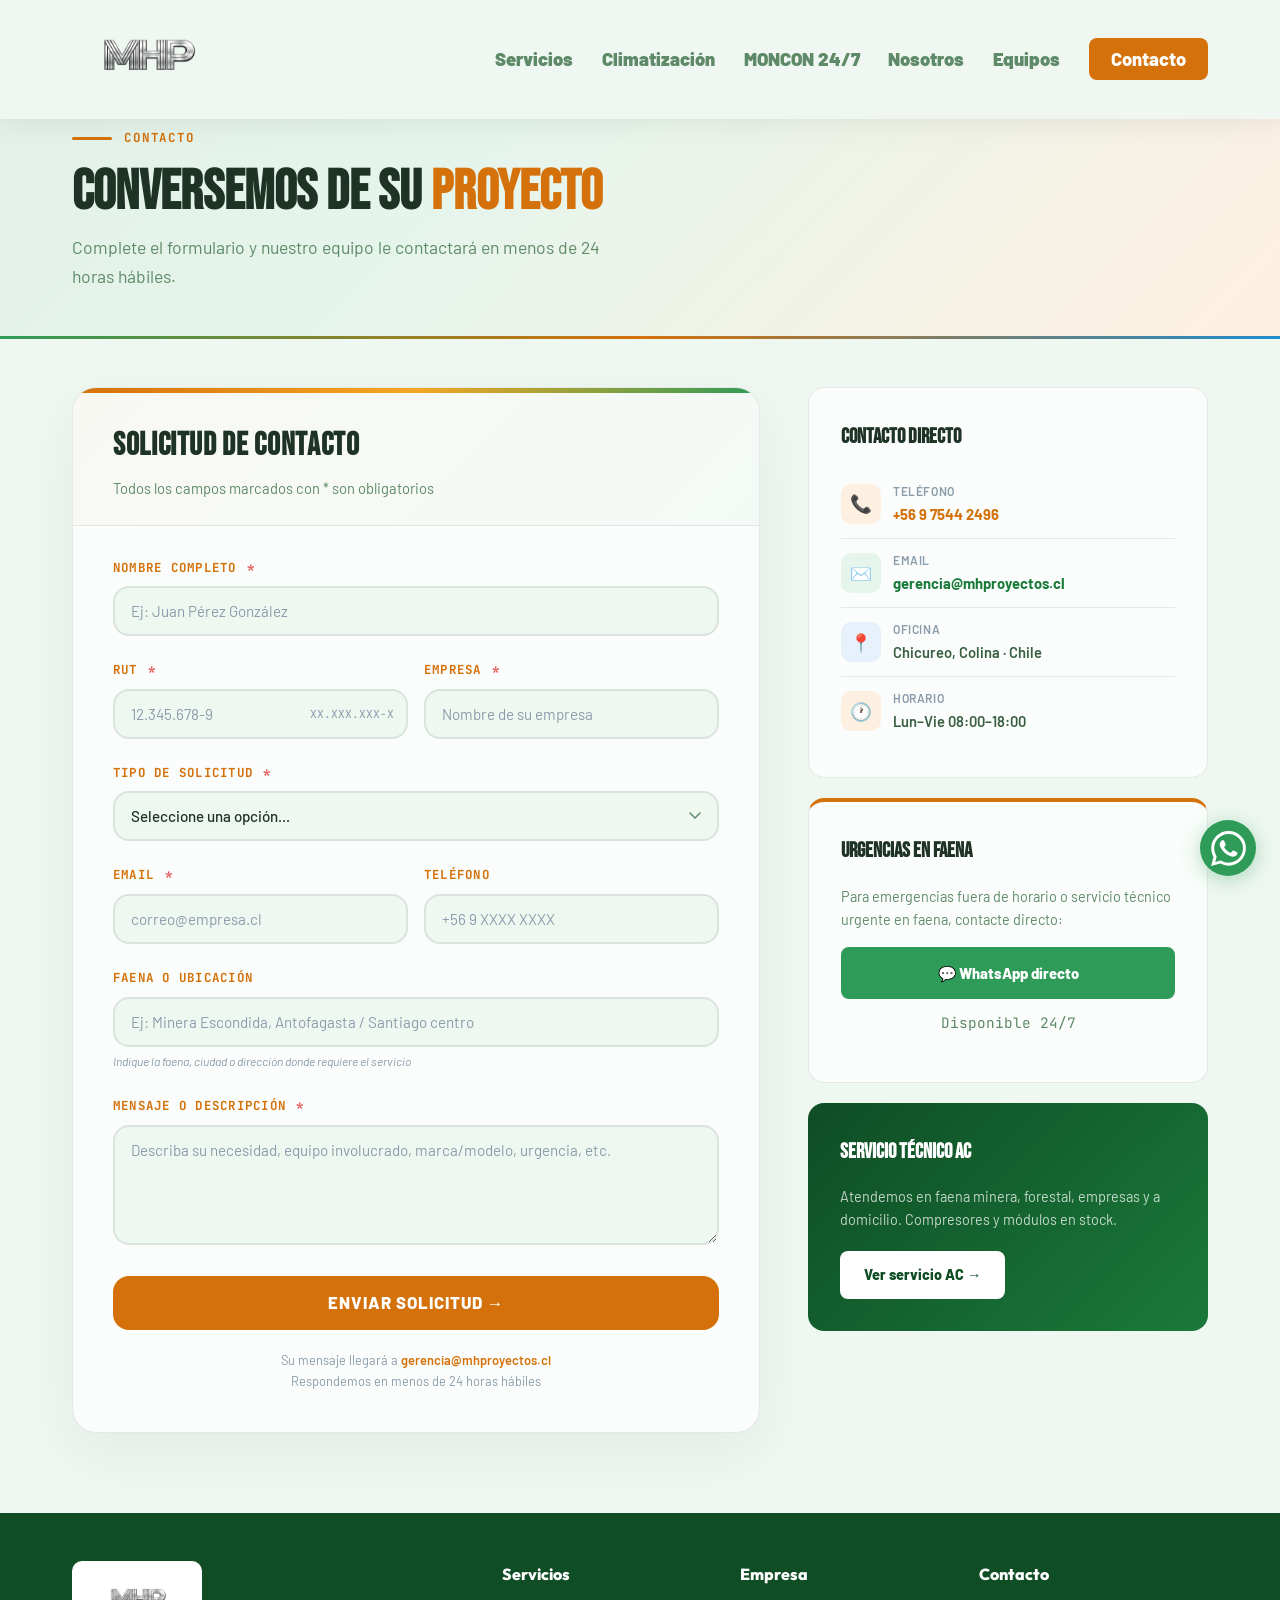
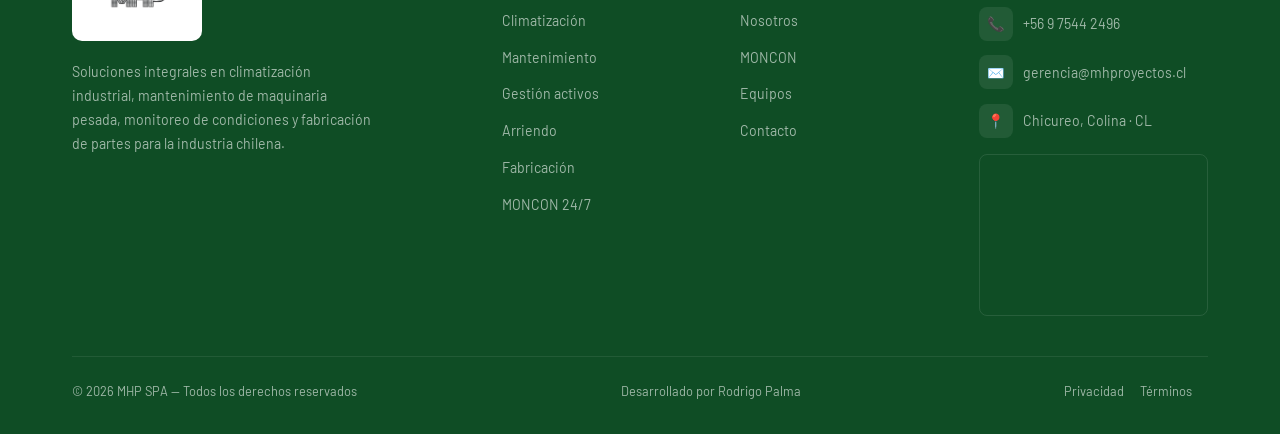
<file: contacto.html>
﻿<!DOCTYPE html>
<html lang="es">
<head>
  <meta charset="UTF-8">
  <meta name="viewport" content="width=device-width, initial-scale=1.0">
  <title>Contacto — MHP SPA</title>
  <meta name="description" content="Contáctenos para cotizaciones de climatización industrial, mantenimiento de maquinaria pesada, MONCON 24/7 y más. Respondemos en menos de 24 horas hábiles.">
  <meta name="robots" content="index, follow">
  <link rel="icon" type="image/png" href="assets/images/favicon.png">
  <link rel="preconnect" href="https://fonts.googleapis.com">
  <link rel="preconnect" href="https://fonts.gstatic.com" crossorigin>
  <link href="https://fonts.googleapis.com/css2?family=Bebas+Neue&family=Barlow:wght@400;500;600;700;800;900&family=JetBrains+Mono:wght@400;700&family=Outfit:wght@400;500;600;700;800;900&display=swap" rel="stylesheet">
  <link rel="stylesheet" href="css/base/variables.css">
  <link rel="stylesheet" href="css/base/reset.css">
  <link rel="stylesheet" href="css/utilities/animations.css">
  <link rel="stylesheet" href="css/components/nav.css?v=2">
  <link rel="stylesheet" href="css/components/buttons.css">
  <link rel="stylesheet" href="css/components/footer.css">
  <link rel="stylesheet" href="css/components/cta.css">
  <link rel="stylesheet" href="css/utilities/responsive.css">
  <link rel="stylesheet" href="css/pages/inner.css">
  <link rel="stylesheet" href="css/pages/contacto.css">
</head>
<body>

  <nav class="nav" id="nav" data-static role="navigation" aria-label="Navegación principal">
    <div class="nav-in">
      <a href="index.html" class="nav-logo" aria-label="MHP SPA — Inicio">
        <img src="assets/images/mhp-logo-new.png" alt="Logotipo MHP SPA" height="64">
      </a>
      <ul class="nav-links" role="list">
        <li><a href="servicios.html">Servicios</a></li>
        <li><a href="climatizacion.html">Climatización</a></li>
        <li><a href="moncon.html">MONCON 24/7</a></li>
        <li><a href="nosotros.html">Nosotros</a></li>
        <li><a href="equipos.html">Equipos</a></li>
        <li><a href="contacto.html" class="nav-cta" aria-current="page">Contacto</a></li>
      </ul>
      <button class="nav-burger" id="navBurger" aria-label="Abrir menu" aria-expanded="false"><span></span><span></span><span></span></button>
    </div>
  </nav>

  <main>

    <!-- ══ HERO ══ -->
    <section class="contact-hero" aria-label="Contacto MHP SPA">
      <div class="ct">
        <div class="contact-hero-eyebrow">
          <div class="contact-hero-eyebrow-tag">Contacto</div>
        </div>
        <h1>CONVERSEMOS DE SU <span>PROYECTO</span></h1>
        <p class="contact-hero-lead">Complete el formulario y nuestro equipo le contactará en menos de 24 horas hábiles.</p>
      </div>
    </section>

    <!-- ══ FORMULARIO ══ -->
    <section class="form-section" aria-labelledby="form-titulo">
      <div class="ct">
        <div class="form-grid">

          <!-- FORM CARD -->
          <div class="form-card" role="region" aria-labelledby="form-titulo">
            <div class="form-header" id="formHeader">
              <h2 id="form-titulo">SOLICITUD DE CONTACTO</h2>
              <p>Todos los campos marcados con * son obligatorios</p>
            </div>

            <div class="form-body" id="formBody">
              <form action="https://formsubmit.co/gerencia@mhproyectos.cl" method="POST" id="contactForm">
                <input type="hidden" name="_subject" value="Nueva solicitud de contacto — MHP SPA">
                <input type="hidden" name="_captcha" value="false">
                <input type="hidden" name="_template" value="table">
                <input type="hidden" name="_next" value="https://hotpink-termite-761974.hostingersite.com/contacto.html?enviado=1">
                <input type="text" name="_honey" style="display:none" aria-hidden="true">

                <!-- Nombre -->
                <div class="field">
                  <label for="f-nombre">Nombre completo <span class="req" aria-label="requerido">*</span></label>
                  <input type="text" id="f-nombre" name="Nombre" placeholder="Ej: Juan Pérez González" required autocomplete="name">
                </div>

                <!-- RUT + Empresa -->
                <div class="field field-row">
                  <div>
                    <label for="f-rut">RUT <span class="req" aria-label="requerido">*</span></label>
                    <div class="rut-wrap">
                      <input type="text" id="f-rut" name="RUT" placeholder="12.345.678-9" required maxlength="12">
                      <span class="rut-format" aria-hidden="true">XX.XXX.XXX-X</span>
                    </div>
                  </div>
                  <div>
                    <label for="f-empresa">Empresa <span class="req" aria-label="requerido">*</span></label>
                    <input type="text" id="f-empresa" name="Empresa" placeholder="Nombre de su empresa" required autocomplete="organization">
                  </div>
                </div>

                <!-- Tipo de solicitud -->
                <div class="field">
                  <label for="f-tipo">Tipo de solicitud <span class="req" aria-label="requerido">*</span></label>
                  <select id="f-tipo" name="Tipo de Solicitud" required>
                    <option value="" disabled selected>Seleccione una opción...</option>
                    <optgroup label="Climatización">
                      <option value="Cotización módulo AC (SW-04 / SW-17)">Cotización módulo AC (SW-04 / SW-17)</option>
                      <option value="Servicio técnico AC a terreno">Servicio técnico AC a terreno</option>
                      <option value="Compresores y repuestos AC">Compresores y repuestos AC</option>
                      <option value="Mantención preventiva AC">Mantención preventiva AC</option>
                    </optgroup>
                    <optgroup label="Servicios industriales">
                      <option value="Mantenimiento maquinaria pesada">Mantenimiento maquinaria pesada</option>
                      <option value="Gestión de activos">Gestión de activos</option>
                      <option value="Arriendo de maquinaria">Arriendo de maquinaria</option>
                      <option value="Fabricación de partes y piezas">Fabricación de partes y piezas</option>
                      <option value="Importación directa">Importación directa</option>
                    </optgroup>
                    <optgroup label="MONCON 24/7">
                      <option value="Demo MONCON ON LINE 24/7">Demo MONCON ON LINE 24/7</option>
                      <option value="Cotización monitoreo de condiciones">Cotización monitoreo de condiciones</option>
                      <option value="Presentación técnica MONCON">Presentación técnica MONCON</option>
                    </optgroup>
                    <optgroup label="Otro">
                      <option value="Consulta general">Consulta general</option>
                      <option value="Alianza comercial">Alianza comercial</option>
                      <option value="Postulación laboral">Postulación laboral</option>
                    </optgroup>
                  </select>
                </div>

                <!-- Email + Teléfono -->
                <div class="field field-row">
                  <div>
                    <label for="f-email">Email <span class="req" aria-label="requerido">*</span></label>
                    <input type="email" id="f-email" name="Email" placeholder="correo@empresa.cl" required autocomplete="email">
                  </div>
                  <div>
                    <label for="f-tel">Teléfono</label>
                    <input type="tel" id="f-tel" name="Teléfono" placeholder="+56 9 XXXX XXXX" autocomplete="tel">
                  </div>
                </div>

                <!-- Faena / Ubicación -->
                <div class="field">
                  <label for="f-faena">Faena o ubicación</label>
                  <input type="text" id="f-faena" name="Faena o Ubicación" placeholder="Ej: Minera Escondida, Antofagasta / Santiago centro">
                  <div class="hint">Indique la faena, ciudad o dirección donde requiere el servicio</div>
                </div>

                <!-- Mensaje -->
                <div class="field">
                  <label for="f-mensaje">Mensaje o descripción <span class="req" aria-label="requerido">*</span></label>
                  <textarea id="f-mensaje" name="Mensaje" placeholder="Describa su necesidad, equipo involucrado, marca/modelo, urgencia, etc." required></textarea>
                </div>

                <button type="submit" class="submit-btn">
                  Enviar solicitud <span class="arrow" aria-hidden="true">→</span>
                </button>
                <p class="form-footer">
                  Su mensaje llegará a <a href="mailto:gerencia@mhproyectos.cl">gerencia@mhproyectos.cl</a><br>
                  Respondemos en menos de 24 horas hábiles
                </p>
              </form>
            </div>

            <!-- Estado de éxito -->
            <div class="form-success" id="formSuccess" role="alert" aria-live="polite">
              <div class="check-circle" aria-hidden="true">✓</div>
              <h3>SOLICITUD ENVIADA</h3>
              <p>Gracias por contactarnos. Nuestro equipo revisará su solicitud y le responderá a la brevedad.</p>
              <p class="form-success-info">gerencia@mhproyectos.cl · +56 9 7544 2496</p>
            </div>
          </div>

          <!-- SIDEBAR -->
          <aside class="sidebar" aria-label="Información de contacto">

            <div class="side-card">
              <h3>CONTACTO DIRECTO</h3>
              <div class="side-item">
                <div class="side-icon or" aria-hidden="true">📞</div>
                <div>
                  <div class="side-item-label">Teléfono</div>
                  <a href="tel:+56975442496" style="color:var(--orange);font-weight:700">+56 9 7544 2496</a>
                </div>
              </div>
              <div class="side-item">
                <div class="side-icon gr" aria-hidden="true">✉️</div>
                <div>
                  <div class="side-item-label">Email</div>
                  <a href="mailto:gerencia@mhproyectos.cl" style="color:var(--green-600);font-weight:700">gerencia@mhproyectos.cl</a>
                </div>
              </div>
              <div class="side-item">
                <div class="side-icon bl" aria-hidden="true">📍</div>
                <div>
                  <div class="side-item-label">Oficina</div>
                  <span style="font-weight:600">Chicureo, Colina · Chile</span>
                </div>
              </div>
              <div class="side-item">
                <div class="side-icon or" aria-hidden="true">🕐</div>
                <div>
                  <div class="side-item-label">Horario</div>
                  <span style="font-weight:600">Lun–Vie 08:00–18:00</span>
                </div>
              </div>
            </div>

            <div class="side-card side-card-urgency">
              <h3>URGENCIAS EN FAENA</h3>
              <p>Para emergencias fuera de horario o servicio técnico urgente en faena, contacte directo:</p>
              <a href="https://wa.me/56975442496" class="side-wa-btn" rel="noopener noreferrer">
                💬 WhatsApp directo
              </a>
              <p class="side-wa-note">Disponible 24/7</p>
            </div>

            <div class="side-card side-card-accent">
              <h3>SERVICIO TÉCNICO AC</h3>
              <p>Atendemos en faena minera, forestal, empresas y a domicilio. Compresores y módulos en stock.</p>
              <a href="climatizacion.html">Ver servicio AC →</a>
            </div>

          </aside>
        </div>
      </div>
    </section>

  </main>

  <footer class="footer" role="contentinfo">
    <div class="ct">
      <div class="ft-gr">
        <div class="ft-brand">
          <div class="ft-logo">
            <img src="assets/images/mhp-logo-new.png" alt="Logotipo MHP SPA" height="44" loading="lazy">
          </div>
          <p>Soluciones integrales en climatización industrial, mantenimiento de maquinaria pesada, monitoreo de condiciones y fabricación de partes para la industria chilena.</p>
        </div>
        <nav class="ft-col" aria-label="Servicios">
          <h4>Servicios</h4>
          <ul>
            <li><a href="climatizacion.html">Climatización</a></li>
            <li><a href="servicios.html">Mantenimiento</a></li>
            <li><a href="servicios.html">Gestión activos</a></li>
            <li><a href="servicios.html">Arriendo</a></li>
            <li><a href="servicios.html">Fabricación</a></li>
            <li><a href="moncon.html">MONCON 24/7</a></li>
          </ul>
        </nav>
        <nav class="ft-col" aria-label="Empresa">
          <h4>Empresa</h4>
          <ul>
            <li><a href="nosotros.html">Nosotros</a></li>
            <li><a href="moncon.html">MONCON</a></li>
            <li><a href="equipos.html">Equipos</a></li>
            <li><a href="contacto.html">Contacto</a></li>
          </ul>
        </nav>
        <div class="ft-col">
          <h4>Contacto</h4>
          <div class="ft-ci"><span class="fi" aria-hidden="true">📞</span><a href="tel:+56975442496">+56 9 7544 2496</a></div>
          <div class="ft-ci"><span class="fi" aria-hidden="true">✉️</span><a href="mailto:gerencia@mhproyectos.cl">gerencia@mhproyectos.cl</a></div>
          <div class="ft-ci"><span class="fi" aria-hidden="true">📍</span><span>Chicureo, Colina · CL</span></div>
          <div class="ft-map">
            <iframe
              src="https://maps.google.com/maps?q=Chicureo%2C+Colina%2C+RM%2C+Chile&output=embed&z=13"
              width="100%"
              height="160"
              style="border:0"
              loading="lazy"
              referrerpolicy="no-referrer-when-downgrade"
              title="Ubicación MHP SPA — Chicureo, Colina"
              aria-label="Mapa de ubicación en Chicureo, Colina, Chile"></iframe>
          </div>
        </div>
      </div>
      <div class="ft-bar">
        <span>© 2026 MHP SPA — Todos los derechos reservados</span>
        <span>Desarrollado por Rodrigo Palma</span>
        <span><a href="#">Privacidad</a><a href="#">Términos</a></span>
      </div>
    </div>
  </footer>

  <a href="https://wa.me/56975442496" class="whatsapp-float" aria-label="Contactar por WhatsApp" rel="noopener noreferrer" target="_blank"><svg xmlns="http://www.w3.org/2000/svg" viewBox="0 0 24 24" aria-hidden="true"><path d="M17.472 14.382c-.297-.149-1.758-.867-2.03-.967-.273-.099-.471-.148-.67.15-.197.297-.767.966-.94 1.164-.173.199-.347.223-.644.075-.297-.15-1.255-.463-2.39-1.475-.883-.788-1.48-1.761-1.653-2.059-.173-.297-.018-.458.13-.606.134-.133.298-.347.446-.52.149-.174.198-.298.298-.497.099-.198.05-.371-.025-.52-.075-.149-.669-1.612-.916-2.207-.242-.579-.487-.5-.669-.51-.173-.008-.371-.01-.57-.01-.198 0-.52.074-.792.372-.272.297-1.04 1.016-1.04 2.479 0 1.462 1.065 2.875 1.213 3.074.149.198 2.096 3.2 5.077 4.487.709.306 1.262.489 1.694.625.712.227 1.36.195 1.871.118.571-.085 1.758-.719 2.006-1.413.248-.694.248-1.289.173-1.413-.074-.124-.272-.198-.57-.347m-5.421 7.403h-.004a9.87 9.87 0 01-5.031-1.378l-.361-.214-3.741.982.998-3.648-.235-.374a9.86 9.86 0 01-1.51-5.26c.001-5.45 4.436-9.884 9.888-9.884 2.64 0 5.122 1.03 6.988 2.898a9.825 9.825 0 012.893 6.994c-.003 5.45-4.437 9.884-9.885 9.884m8.413-18.297A11.815 11.815 0 0012.05 0C5.495 0 .16 5.335.157 11.892c0 2.096.547 4.142 1.588 5.945L.057 24l6.305-1.654a11.882 11.882 0 005.683 1.448h.005c6.554 0 11.89-5.335 11.893-11.893a11.821 11.821 0 00-3.48-8.413z"/></svg></a>

  <script>
  const rutInput = document.getElementById('f-rut');
  if (rutInput) {
    rutInput.addEventListener('input', function(e) {
      let v = e.target.value.replace(/[^0-9kK]/g, '');
      if (v.length > 9) v = v.slice(0, 9);
      let body = v.slice(0, -1);
      let dv   = v.slice(-1).toUpperCase();
      let formatted = '';
      if (body.length > 0) {
        let reversed = body.split('').reverse();
        for (let i = 0; i < reversed.length; i++) {
          if (i > 0 && i % 3 === 0) formatted = '.' + formatted;
          formatted = reversed[i] + formatted;
        }
        if (dv) formatted += '-' + dv;
      }
      e.target.value = formatted;
    });
  }

  if (window.location.search.includes('enviado=1')) {
    document.getElementById('formBody').style.display = 'none';
    document.getElementById('formHeader').style.display = 'none';
    document.getElementById('formSuccess').classList.add('show');
  }
  </script>
  <script type="module" src="js/main.js"></script>
</body>
</html>
</file>
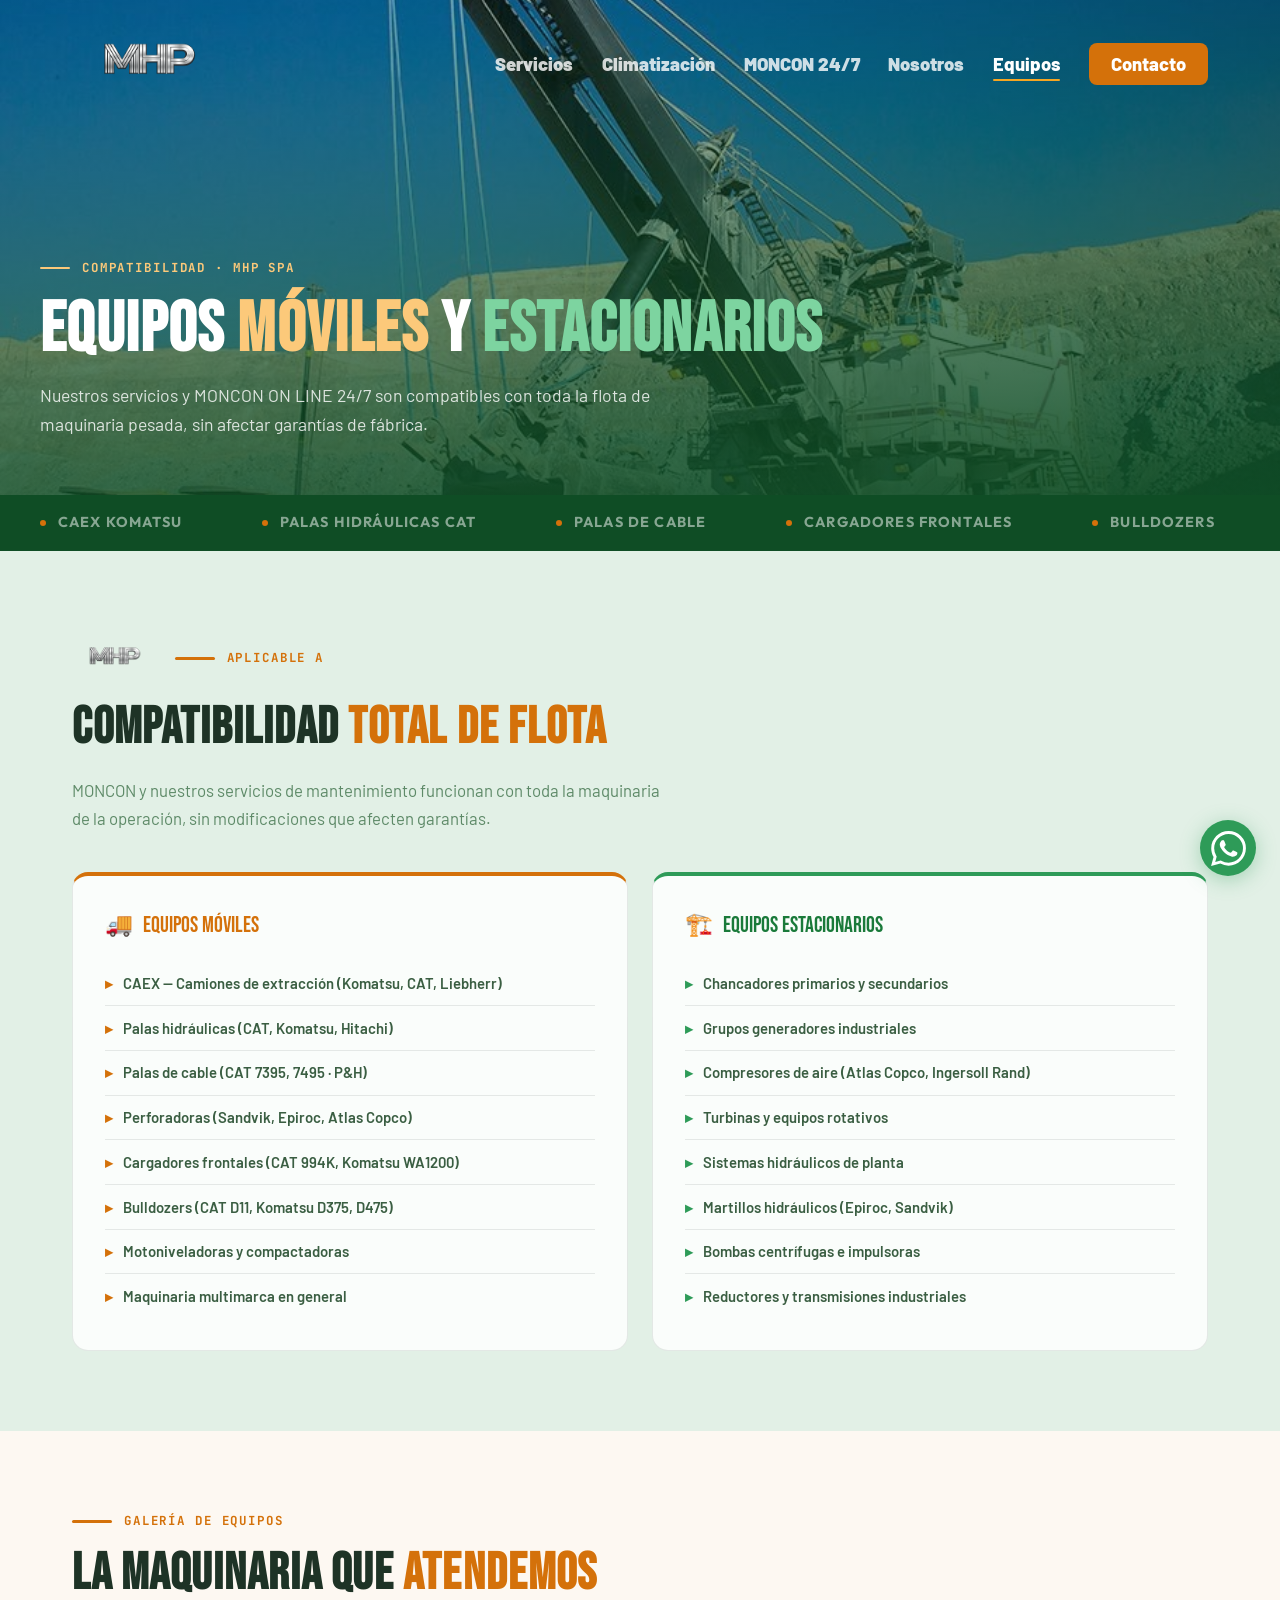
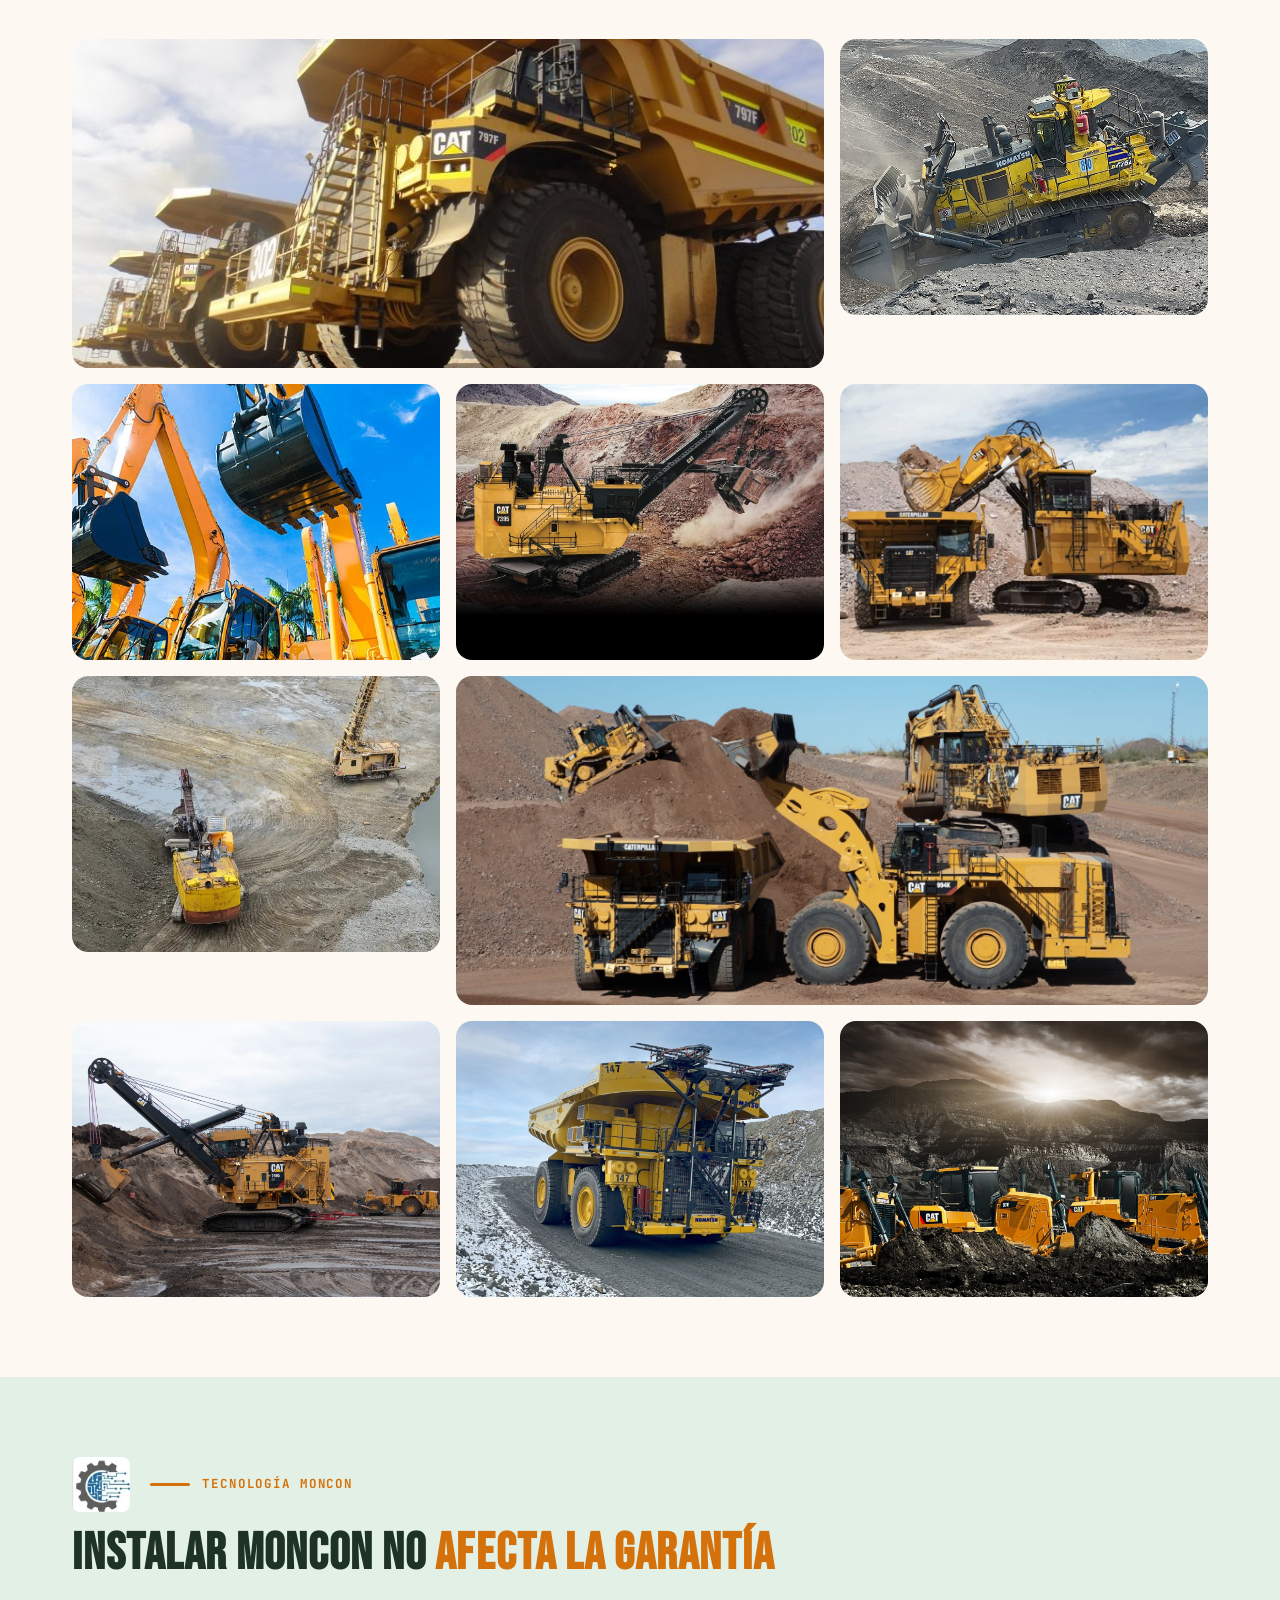
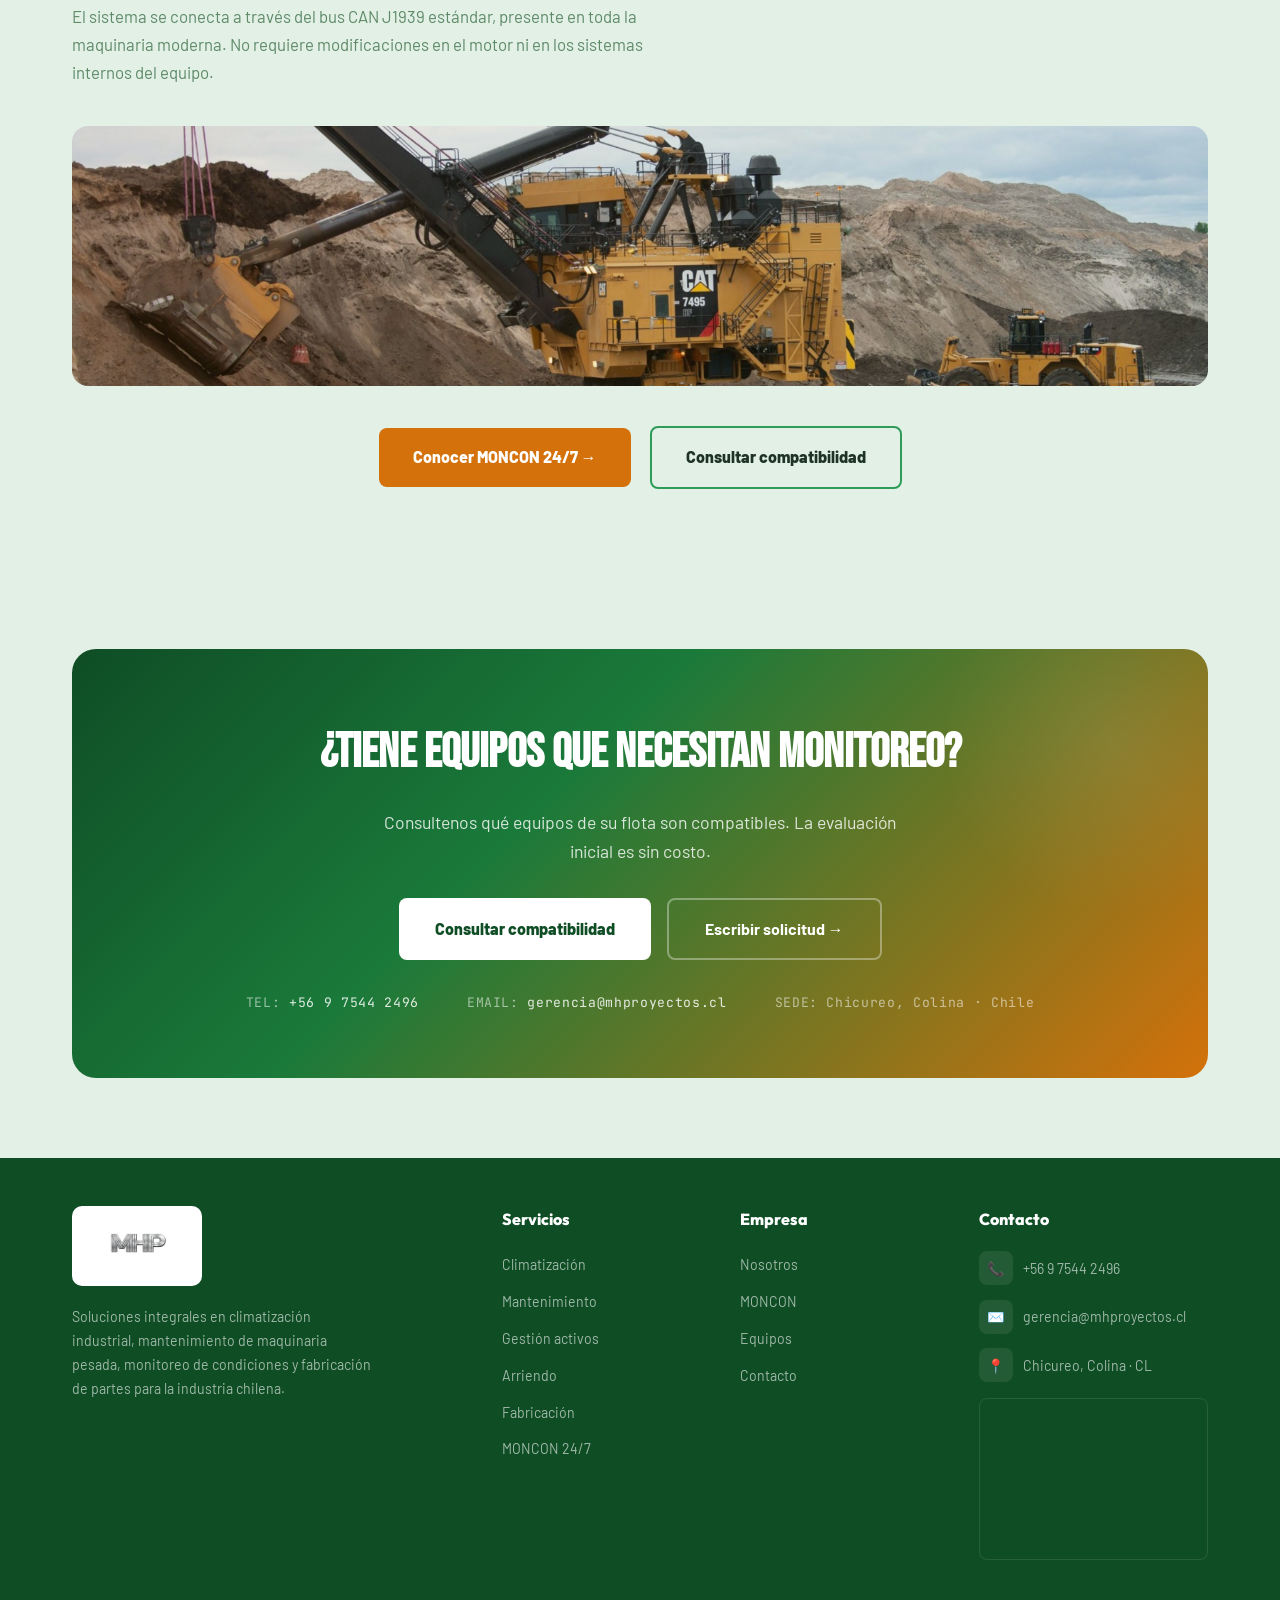
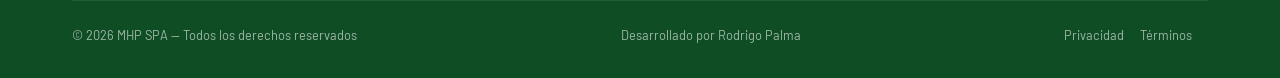
<file: equipos.html>
﻿<!DOCTYPE html>
<html lang="es">
<head>
  <meta charset="UTF-8">
  <meta name="viewport" content="width=device-width, initial-scale=1.0">
  <title>Equipos compatibles — MHP SPA</title>
  <meta name="description" content="MONCON ON LINE 24/7 y los servicios de mantenimiento de MHP SPA son compatibles con toda la flota de maquinaria pesada: CAEX, palas, cargadores, bulldozers, compresores y más.">
  <meta name="robots" content="index, follow">
  <link rel="icon" type="image/png" href="assets/images/favicon.png">
  <link rel="preconnect" href="https://fonts.googleapis.com">
  <link rel="preconnect" href="https://fonts.gstatic.com" crossorigin>
  <link href="https://fonts.googleapis.com/css2?family=Bebas+Neue&family=Barlow:wght@400;500;600;700;800;900&family=JetBrains+Mono:wght@400;700&family=Outfit:wght@400;500;600;700;800;900&display=swap" rel="stylesheet">
  <link rel="stylesheet" href="css/base/variables.css">
  <link rel="stylesheet" href="css/base/reset.css">
  <link rel="stylesheet" href="css/utilities/animations.css">
  <link rel="stylesheet" href="css/components/nav.css?v=2">
  <link rel="stylesheet" href="css/components/buttons.css">
  <link rel="stylesheet" href="css/components/ticker.css">
  <link rel="stylesheet" href="css/layout/sections.css">
  <link rel="stylesheet" href="css/components/equipment.css">
  <link rel="stylesheet" href="css/layout/images.css">
  <link rel="stylesheet" href="css/components/cta.css">
  <link rel="stylesheet" href="css/components/footer.css">
  <link rel="stylesheet" href="css/utilities/responsive.css">
  <link rel="stylesheet" href="css/pages/inner.css">
</head>
<body>

  <nav class="nav" id="nav" role="navigation" aria-label="Navegación principal">
    <div class="nav-in">
      <a href="index.html" class="nav-logo" aria-label="MHP SPA — Inicio">
        <img src="assets/images/mhp-logo-new.png" alt="Logotipo MHP SPA" height="64">
      </a>
      <ul class="nav-links" role="list">
        <li><a href="servicios.html">Servicios</a></li>
        <li><a href="climatizacion.html">Climatización</a></li>
        <li><a href="moncon.html">MONCON 24/7</a></li>
        <li><a href="nosotros.html">Nosotros</a></li>
        <li><a href="equipos.html">Equipos</a></li>
        <li><a href="contacto.html" class="nav-cta">Contacto</a></li>
      </ul>
      <button class="nav-burger" id="navBurger" aria-label="Abrir menu" aria-expanded="false"><span></span><span></span><span></span></button>
    </div>
  </nav>

  <main>

    <!-- ══ PAGE HERO ══ -->
    <section class="page-hero" aria-label="Equipos compatibles con MONCON y servicios MHP SPA">
      <div class="page-hero-bg" aria-hidden="true">
        <img src="assets/images/equipo-pala-cable-gigante.jpg"
             alt="Pala de cable de gran envergadura con trabajadores de minería — escala de los equipos que atiende MHP SPA"
             loading="eager" fetchpriority="high">
      </div>
      <div class="page-hero-ov" aria-hidden="true"></div>
      <div class="ct page-hero-ct">
        <div class="page-eyebrow">Compatibilidad · MHP SPA</div>
        <h1>EQUIPOS <span class="o">MÓVILES</span> Y <span class="g">ESTACIONARIOS</span></h1>
        <p class="hero-lead">Nuestros servicios y MONCON ON LINE 24/7 son compatibles con toda la flota de maquinaria pesada, sin afectar garantías de fábrica.</p>
      </div>
    </section>

    <!-- ══ TICKER ══ -->
    <div class="ticker" aria-hidden="true">
      <div class="ticker-tr">
        <div class="ticker-it"><span class="sep"></span>CAEX Komatsu</div>
        <div class="ticker-it"><span class="sep"></span>Palas hidráulicas CAT</div>
        <div class="ticker-it"><span class="sep"></span>Palas de cable</div>
        <div class="ticker-it"><span class="sep"></span>Cargadores frontales</div>
        <div class="ticker-it"><span class="sep"></span>Bulldozers</div>
        <div class="ticker-it"><span class="sep"></span>Perforadoras</div>
        <div class="ticker-it"><span class="sep"></span>Chancadores</div>
        <div class="ticker-it"><span class="sep"></span>Grupos generadores</div>
        <div class="ticker-it"><span class="sep"></span>CAEX Komatsu</div>
        <div class="ticker-it"><span class="sep"></span>Palas hidráulicas CAT</div>
        <div class="ticker-it"><span class="sep"></span>Palas de cable</div>
        <div class="ticker-it"><span class="sep"></span>Cargadores frontales</div>
        <div class="ticker-it"><span class="sep"></span>Bulldozers</div>
        <div class="ticker-it"><span class="sep"></span>Perforadoras</div>
        <div class="ticker-it"><span class="sep"></span>Chancadores</div>
        <div class="ticker-it"><span class="sep"></span>Grupos generadores</div>
      </div>
    </div>

    <!-- ══ CATEGORÍAS ══ -->
    <section class="sec sec-g" aria-labelledby="cat-titulo">
      <div class="ct">
        <div class="stag-row">
          <img src="assets/images/mhp-logo-new.png" alt="" aria-hidden="true" height="38" loading="lazy">
          <div class="stag">Aplicable a</div>
        </div>
        <h2 class="stit" id="cat-titulo">COMPATIBILIDAD <span class="o">TOTAL DE FLOTA</span></h2>
        <p class="sdesc">MONCON y nuestros servicios de mantenimiento funcionan con toda la maquinaria de la operación, sin modificaciones que afecten garantías.</p>
        <div class="eq-gr">
          <div class="eq-c mo">
            <div class="eq-t"><span aria-hidden="true">🚚</span> EQUIPOS MÓVILES</div>
            <ul class="eq-l">
              <li>CAEX — Camiones de extracción (Komatsu, CAT, Liebherr)</li>
              <li>Palas hidráulicas (CAT, Komatsu, Hitachi)</li>
              <li>Palas de cable (CAT 7395, 7495 · P&H)</li>
              <li>Perforadoras (Sandvik, Epiroc, Atlas Copco)</li>
              <li>Cargadores frontales (CAT 994K, Komatsu WA1200)</li>
              <li>Bulldozers (CAT D11, Komatsu D375, D475)</li>
              <li>Motoniveladoras y compactadoras</li>
              <li>Maquinaria multimarca en general</li>
            </ul>
          </div>
          <div class="eq-c st">
            <div class="eq-t"><span aria-hidden="true">🏗️</span> EQUIPOS ESTACIONARIOS</div>
            <ul class="eq-l">
              <li>Chancadores primarios y secundarios</li>
              <li>Grupos generadores industriales</li>
              <li>Compresores de aire (Atlas Copco, Ingersoll Rand)</li>
              <li>Turbinas y equipos rotativos</li>
              <li>Sistemas hidráulicos de planta</li>
              <li>Martillos hidráulicos (Epiroc, Sandvik)</li>
              <li>Bombas centrífugas e impulsoras</li>
              <li>Reductores y transmisiones industriales</li>
            </ul>
          </div>
        </div>
      </div>
    </section>

    <!-- ══ GALERÍA COMPLETA ══ -->
    <section class="sec sec-w" aria-labelledby="galeria-titulo">
      <div class="ct">
        <div class="stag">Galería de equipos</div>
        <h2 class="stit" id="galeria-titulo">LA MAQUINARIA QUE <span class="o">ATENDEMOS</span></h2>

        <div class="gallery-grid">

          <!-- Fila 1: hero item wide + 1 -->
          <div class="gallery-item wide">
            <img src="assets/images/equipo-camiones-caex-cat797f.jpg"
                 alt="Flota de camiones CAEX CAT 797F en formación en faena minera" loading="lazy">
            <div class="gallery-caption">Flota CAEX CAT 797F · Camiones de extracción</div>
          </div>
          <div class="gallery-item">
            <img src="assets/images/equipo-bulldozer-komatsu-d375.jpg"
                 alt="Bulldozer Komatsu D375A operando en faena minera con roca" loading="lazy">
            <div class="gallery-caption">Komatsu D375A · Bulldozer de gran tonelaje</div>
          </div>

          <!-- Fila 2: 3 columnas -->
          <div class="gallery-item">
            <img src="assets/images/equipo-flota-excavadoras.jpg"
                 alt="Flota de excavadoras hidráulicas en cielo azul" loading="lazy">
            <div class="gallery-caption">Flota de excavadoras hidráulicas</div>
          </div>
          <div class="gallery-item">
            <img src="assets/images/equipo-pala-cable-cat7395.jpg"
                 alt="Pala de cable CAT 7395 operando en terreno minero de montaña" loading="lazy">
            <div class="gallery-caption">CAT 7395 · Pala de cable</div>
          </div>
          <div class="gallery-item">
            <img src="assets/images/equipo-pala-hidraulica-caex.jpg"
                 alt="Pala hidráulica CAT cargando camión CAEX Caterpillar en faena de cobre" loading="lazy">
            <div class="gallery-caption">Pala hidráulica CAT cargando CAEX</div>
          </div>

          <!-- Fila 3: 1 + wide -->
          <div class="gallery-item">
            <img src="assets/images/equipo-excavadora-perforadora.jpg"
                 alt="Vista aérea de excavadora y equipo perforador en faena minera" loading="lazy">
            <div class="gallery-caption">Excavadora + perforadora · Vista aérea</div>
          </div>
          <div class="gallery-item wide">
            <img src="assets/images/equipo-cargador-frontal-cat994k.jpg"
                 alt="CAT 994K cargador frontal descargando material en camión CAEX con excavadora en segundo plano" loading="lazy">
            <div class="gallery-caption">CAT 994K · Cargador frontal de alta capacidad</div>
          </div>

          <!-- Fila 4: 3 columnas -->
          <div class="gallery-item">
            <img src="assets/images/equipo-pala-cable-cat7495.jpg"
                 alt="Pala de cable CAT 7495 con cargador frontal en faena minera a gran escala" loading="lazy">
            <div class="gallery-caption">CAT 7495 · Pala de cable de alto tonelaje</div>
          </div>
          <div class="gallery-item">
            <img src="assets/images/equipo-caex-komatsu-nieve.jpg"
                 alt="Camión CAEX Komatsu #147 equipado con sensores de monitoreo en condiciones de nieve" loading="lazy">
            <div class="gallery-caption">Komatsu #147 · CAEX en condiciones extremas</div>
          </div>
          <div class="gallery-item">
            <img src="assets/images/equipo-flota-bulldozers-cat.jpg"
                 alt="Flota de bulldozers CAT D7E en formación con amanecer dramático en faena minera" loading="lazy">
            <div class="gallery-caption">Flota CAT D7E · Bulldozers en faena</div>
          </div>

        </div>
      </div>
    </section>

    <!-- ══ MONCON CONEXIÓN ══ -->
    <section class="sec sec-g" aria-labelledby="moncon-eq-titulo">
      <div class="ct">
        <div class="stag-row">
          <img src="assets/images/logo-moncon-icono.jpg" alt="" aria-hidden="true" height="38" loading="lazy" style="border-radius:8px">
          <div class="stag">Tecnología MONCON</div>
        </div>
        <h2 class="stit" id="moncon-eq-titulo">INSTALAR MONCON NO <span class="o">AFECTA LA GARANTÍA</span></h2>
        <p class="sdesc">El sistema se conecta a través del bus CAN J1939 estándar, presente en toda la maquinaria moderna. No requiere modificaciones en el motor ni en los sistemas internos del equipo.</p>
        <div class="img-banner">
          <img src="assets/images/equipo-pala-cable-cat7495.jpg"
               alt="Pala de cable CAT en operación activa — compatible con instalación de MONCON sin afectar garantía"
               loading="lazy" width="1200" height="260">
          <div class="img-banner-ov" aria-hidden="true"></div>
        </div>
        <div style="text-align:center;margin-top:2.5rem">
          <a href="moncon.html" class="btn btn-o" style="margin-right:1rem">Conocer MONCON 24/7 →</a>
          <a href="contacto.html" class="btn btn-ol">Consultar compatibilidad</a>
        </div>
      </div>
    </section>

    <!-- ══ CTA ══ -->
    <section class="cta-sec" id="contacto" aria-labelledby="cta-titulo">
      <div class="ct">
        <div class="cta-bx">
          <h2 id="cta-titulo">¿TIENE EQUIPOS QUE NECESITAN MONITOREO?</h2>
          <p>Consultenos qué equipos de su flota son compatibles. La evaluación inicial es sin costo.</p>
          <div class="cta-bs">
            <a href="https://wa.me/56975442496" class="btn-wh" rel="noopener noreferrer">Consultar compatibilidad</a>
            <a href="contacto.html" class="btn-ow">Escribir solicitud →</a>
          </div>
          <div class="cta-ct">
            <div class="cta-ci">TEL: <a href="tel:+56975442496">+56 9 7544 2496</a></div>
            <div class="cta-ci">EMAIL: <a href="mailto:gerencia@mhproyectos.cl">gerencia@mhproyectos.cl</a></div>
            <div class="cta-ci">SEDE: Chicureo, Colina · Chile</div>
          </div>
        </div>
      </div>
    </section>

  </main>

  <footer class="footer" role="contentinfo">
    <div class="ct">
      <div class="ft-gr">
        <div class="ft-brand">
          <div class="ft-logo">
            <img src="assets/images/mhp-logo-new.png" alt="Logotipo MHP SPA" height="44" loading="lazy">
          </div>
          <p>Soluciones integrales en climatización industrial, mantenimiento de maquinaria pesada, monitoreo de condiciones y fabricación de partes para la industria chilena.</p>
        </div>
        <nav class="ft-col" aria-label="Servicios"><h4>Servicios</h4><ul>
          <li><a href="servicios.html">Climatización</a></li>
          <li><a href="servicios.html">Mantenimiento</a></li>
          <li><a href="servicios.html">Gestión activos</a></li>
          <li><a href="servicios.html">Arriendo</a></li>
          <li><a href="servicios.html">Fabricación</a></li>
          <li><a href="moncon.html">MONCON 24/7</a></li>
        </ul></nav>
        <nav class="ft-col" aria-label="Empresa"><h4>Empresa</h4><ul>
          <li><a href="nosotros.html">Nosotros</a></li>
          <li><a href="moncon.html">MONCON</a></li>
          <li><a href="equipos.html">Equipos</a></li>
          <li><a href="contacto.html">Contacto</a></li>
        </ul></nav>
        <div class="ft-col"><h4>Contacto</h4>
          <div class="ft-ci"><span class="fi" aria-hidden="true">📞</span><a href="tel:+56975442496">+56 9 7544 2496</a></div>
          <div class="ft-ci"><span class="fi" aria-hidden="true">✉️</span><a href="mailto:gerencia@mhproyectos.cl">gerencia@mhproyectos.cl</a></div>
          <div class="ft-ci"><span class="fi" aria-hidden="true">📍</span><span>Chicureo, Colina · CL</span></div>
          <div class="ft-map">
            <iframe
              src="https://maps.google.com/maps?q=Chicureo%2C+Colina%2C+RM%2C+Chile&output=embed&z=13"
              width="100%"
              height="160"
              style="border:0"
              loading="lazy"
              referrerpolicy="no-referrer-when-downgrade"
              title="Ubicación MHP SPA — Chicureo, Colina"
              aria-label="Mapa de ubicación en Chicureo, Colina, Chile"></iframe>
          </div>
        </div>
      </div>
      <div class="ft-bar">
        <span>© 2026 MHP SPA — Todos los derechos reservados</span>
        <span>Desarrollado por Rodrigo Palma</span>
        <span><a href="#">Privacidad</a><a href="#">Términos</a></span>
      </div>
    </div>
  </footer>

  <a href="https://wa.me/56975442496" class="whatsapp-float" aria-label="Contactar por WhatsApp" rel="noopener noreferrer" target="_blank"><svg xmlns="http://www.w3.org/2000/svg" viewBox="0 0 24 24" aria-hidden="true"><path d="M17.472 14.382c-.297-.149-1.758-.867-2.03-.967-.273-.099-.471-.148-.67.15-.197.297-.767.966-.94 1.164-.173.199-.347.223-.644.075-.297-.15-1.255-.463-2.39-1.475-.883-.788-1.48-1.761-1.653-2.059-.173-.297-.018-.458.13-.606.134-.133.298-.347.446-.52.149-.174.198-.298.298-.497.099-.198.05-.371-.025-.52-.075-.149-.669-1.612-.916-2.207-.242-.579-.487-.5-.669-.51-.173-.008-.371-.01-.57-.01-.198 0-.52.074-.792.372-.272.297-1.04 1.016-1.04 2.479 0 1.462 1.065 2.875 1.213 3.074.149.198 2.096 3.2 5.077 4.487.709.306 1.262.489 1.694.625.712.227 1.36.195 1.871.118.571-.085 1.758-.719 2.006-1.413.248-.694.248-1.289.173-1.413-.074-.124-.272-.198-.57-.347m-5.421 7.403h-.004a9.87 9.87 0 01-5.031-1.378l-.361-.214-3.741.982.998-3.648-.235-.374a9.86 9.86 0 01-1.51-5.26c.001-5.45 4.436-9.884 9.888-9.884 2.64 0 5.122 1.03 6.988 2.898a9.825 9.825 0 012.893 6.994c-.003 5.45-4.437 9.884-9.885 9.884m8.413-18.297A11.815 11.815 0 0012.05 0C5.495 0 .16 5.335.157 11.892c0 2.096.547 4.142 1.588 5.945L.057 24l6.305-1.654a11.882 11.882 0 005.683 1.448h.005c6.554 0 11.89-5.335 11.893-11.893a11.821 11.821 0 00-3.48-8.413z"/></svg></a>
  <script type="module" src="js/main.js"></script>
</body>
</html>
</file>
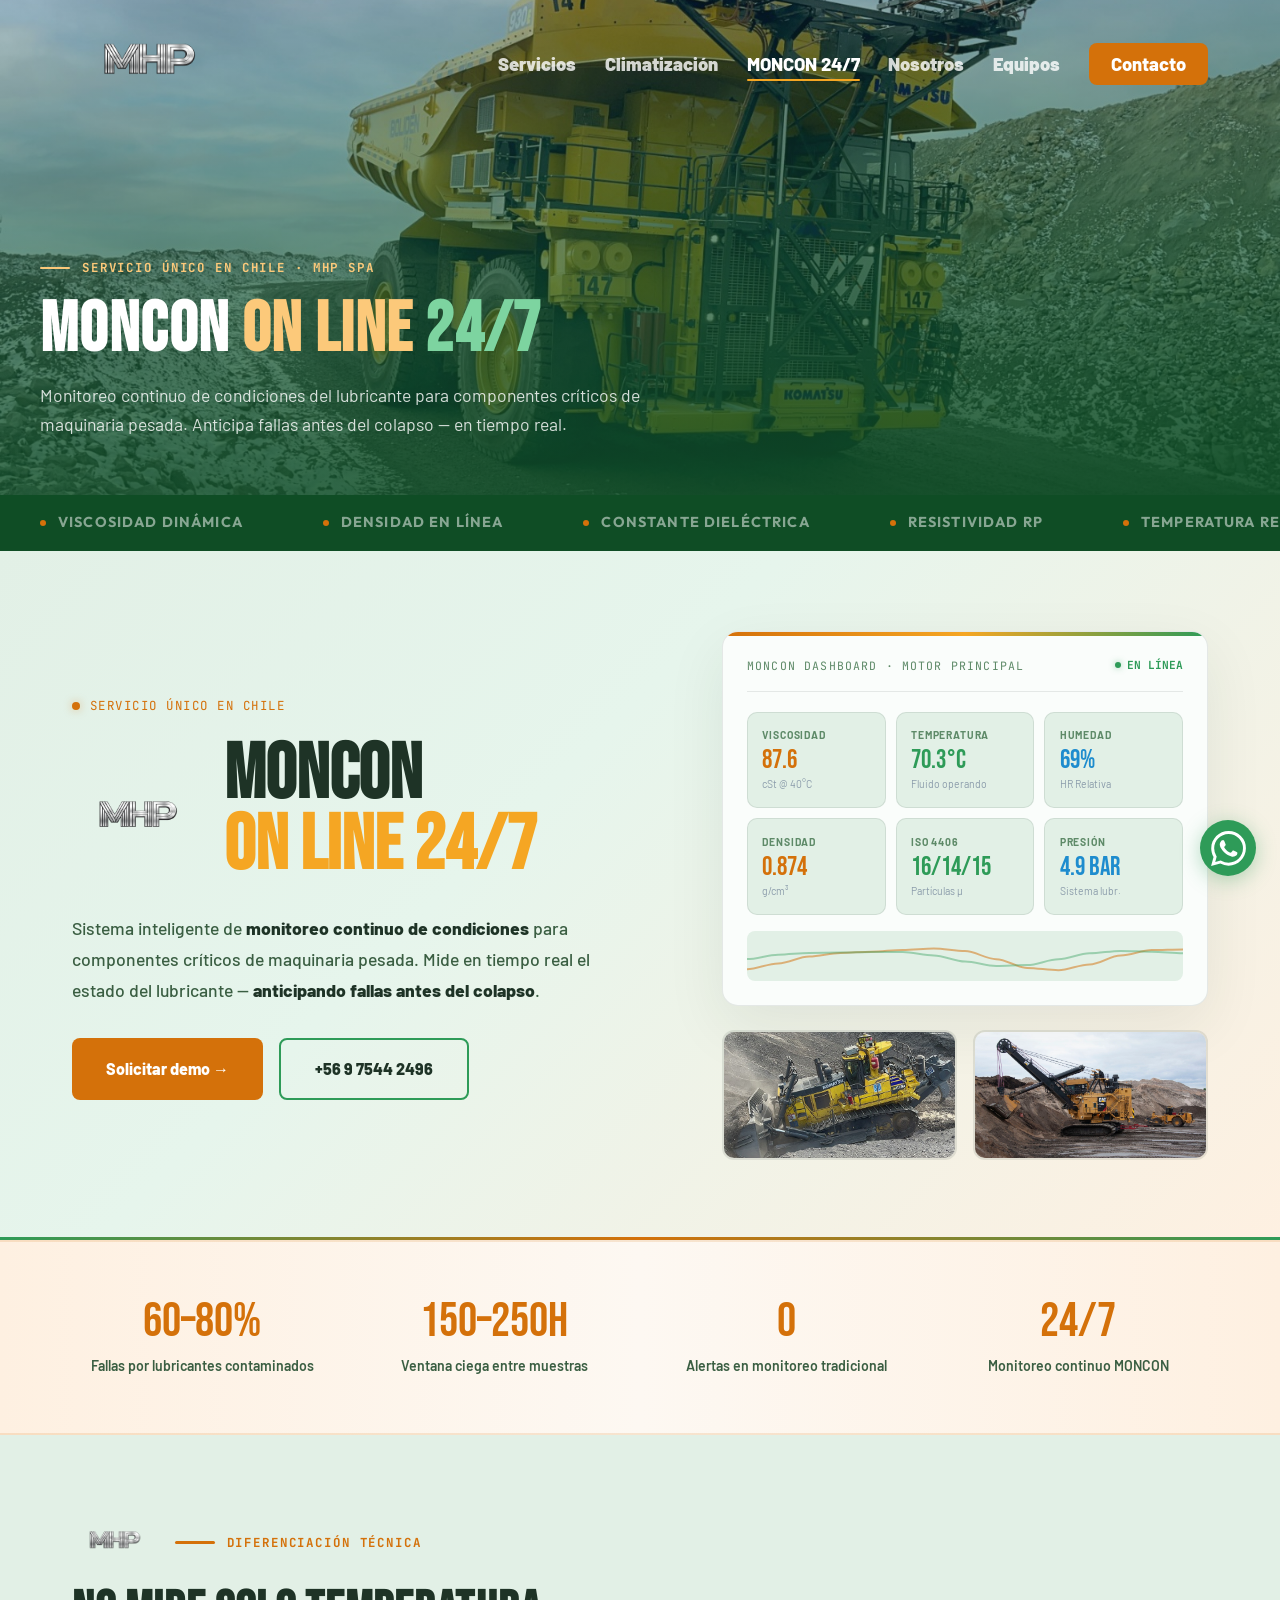
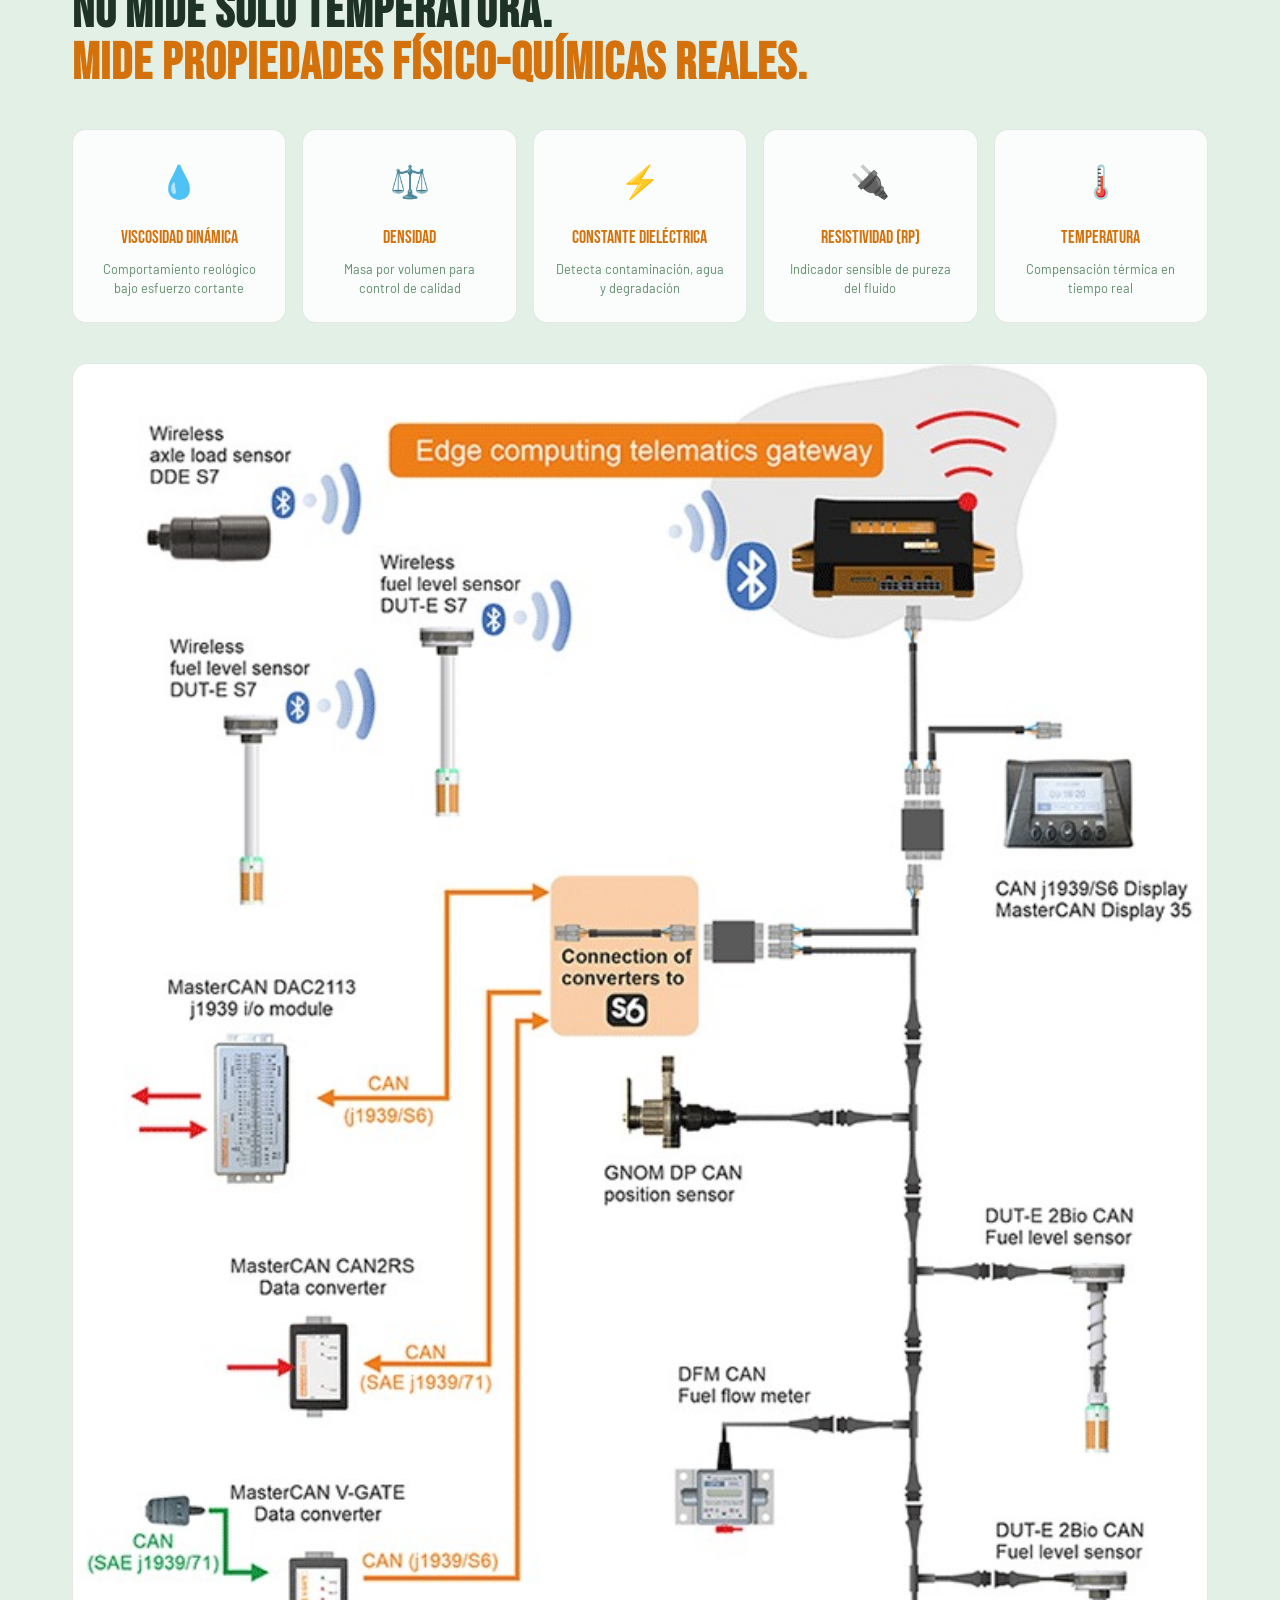
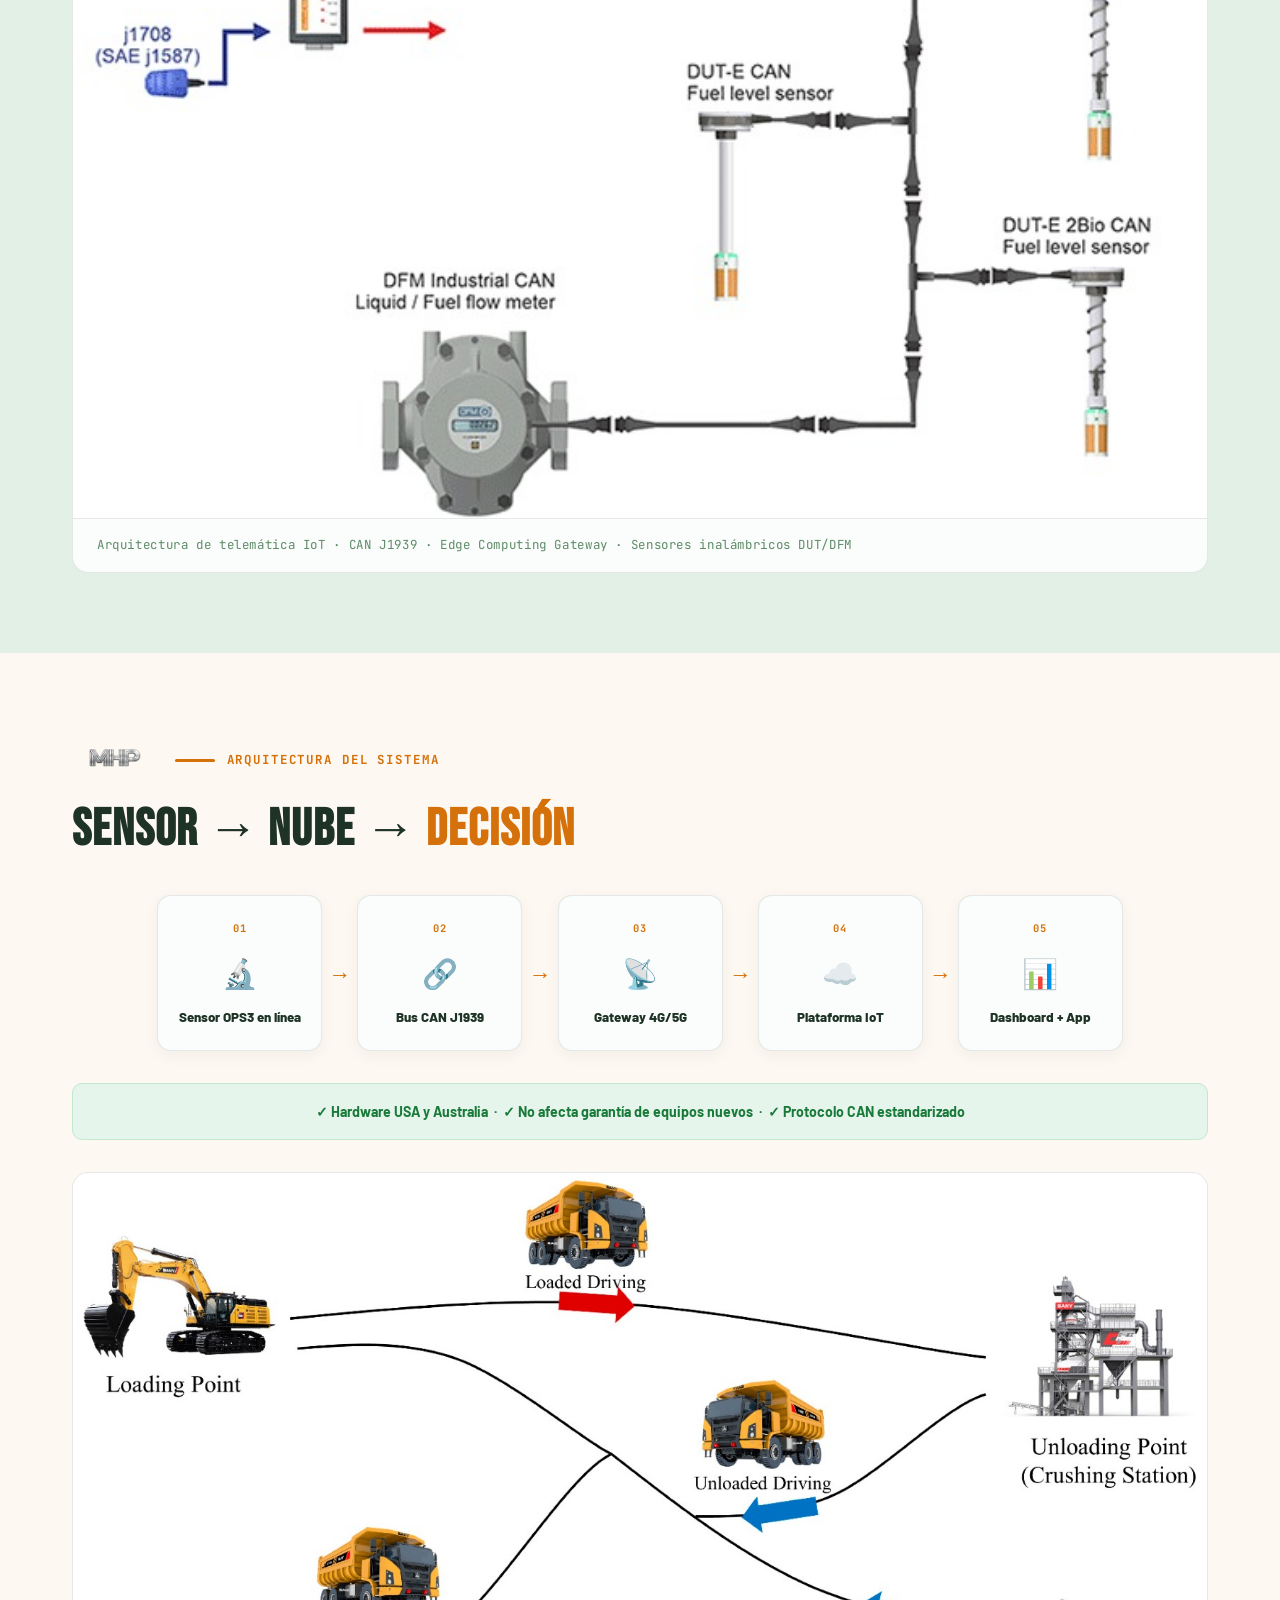
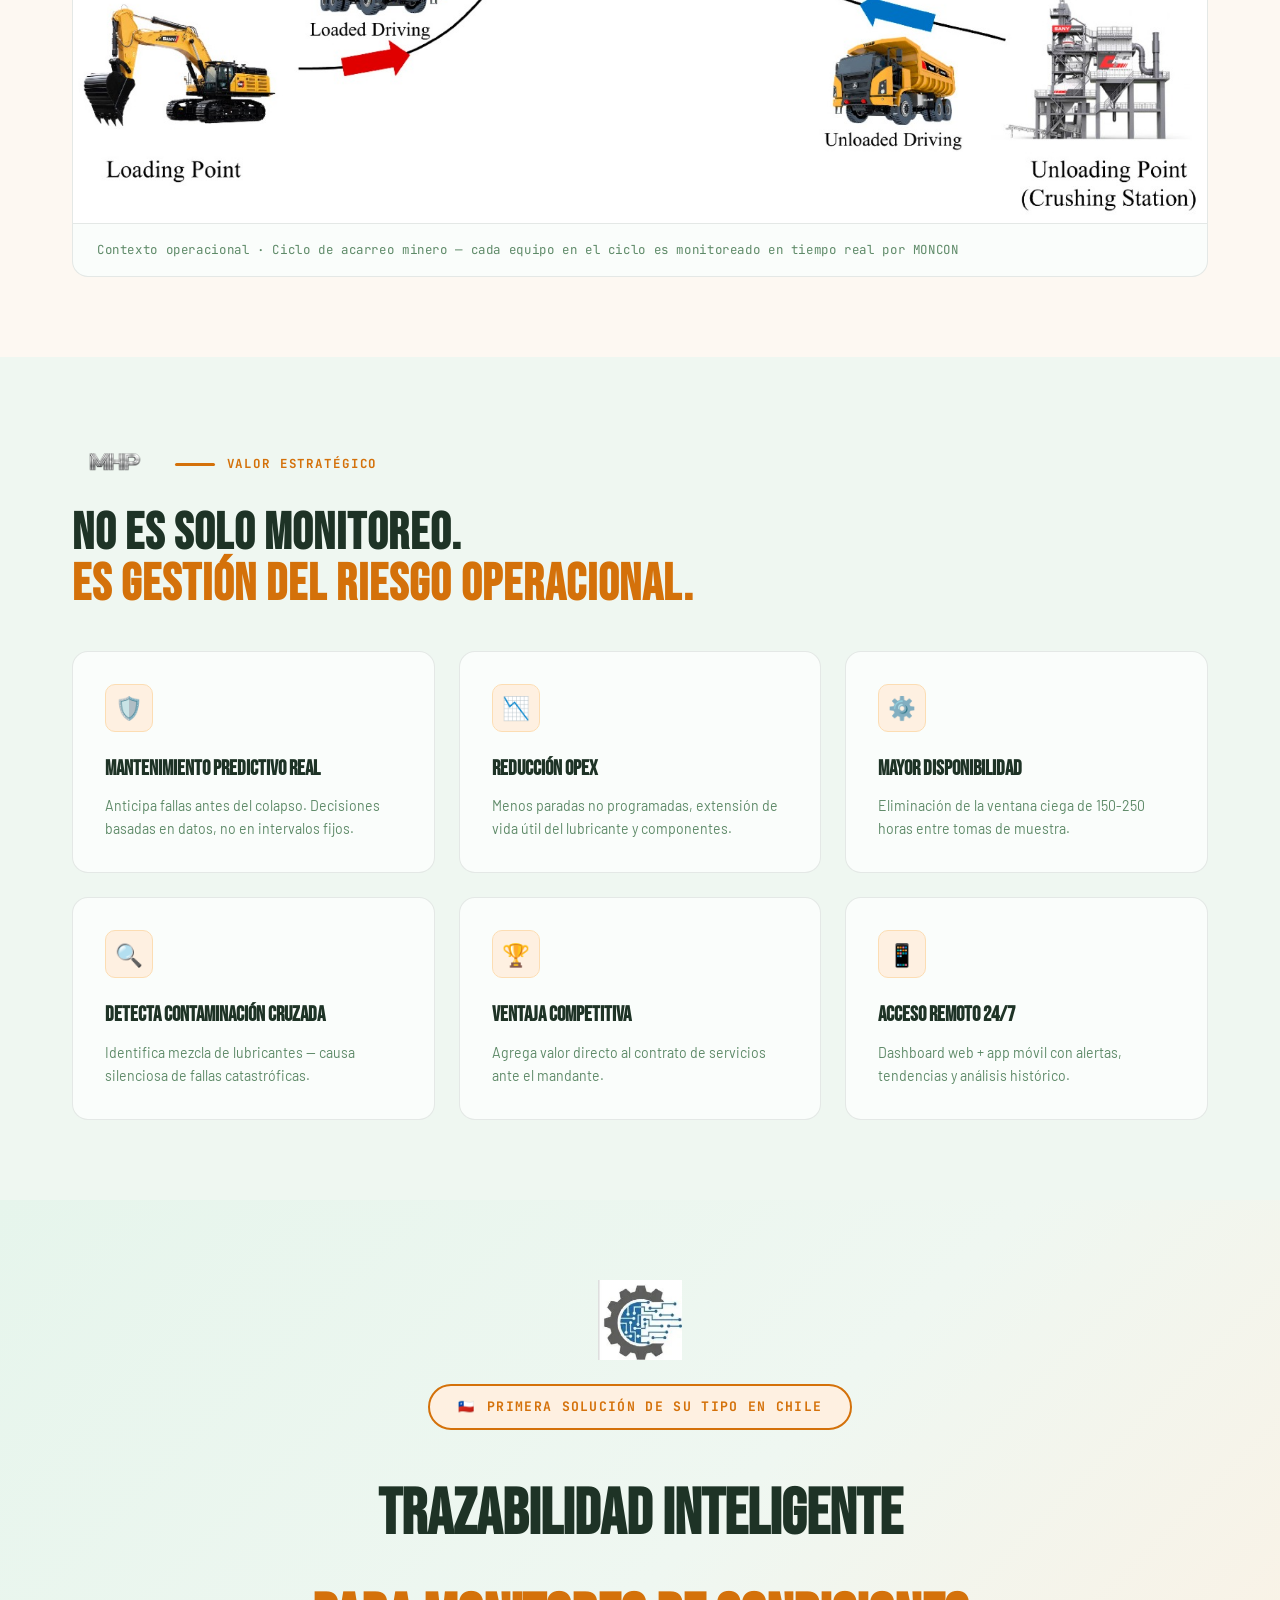
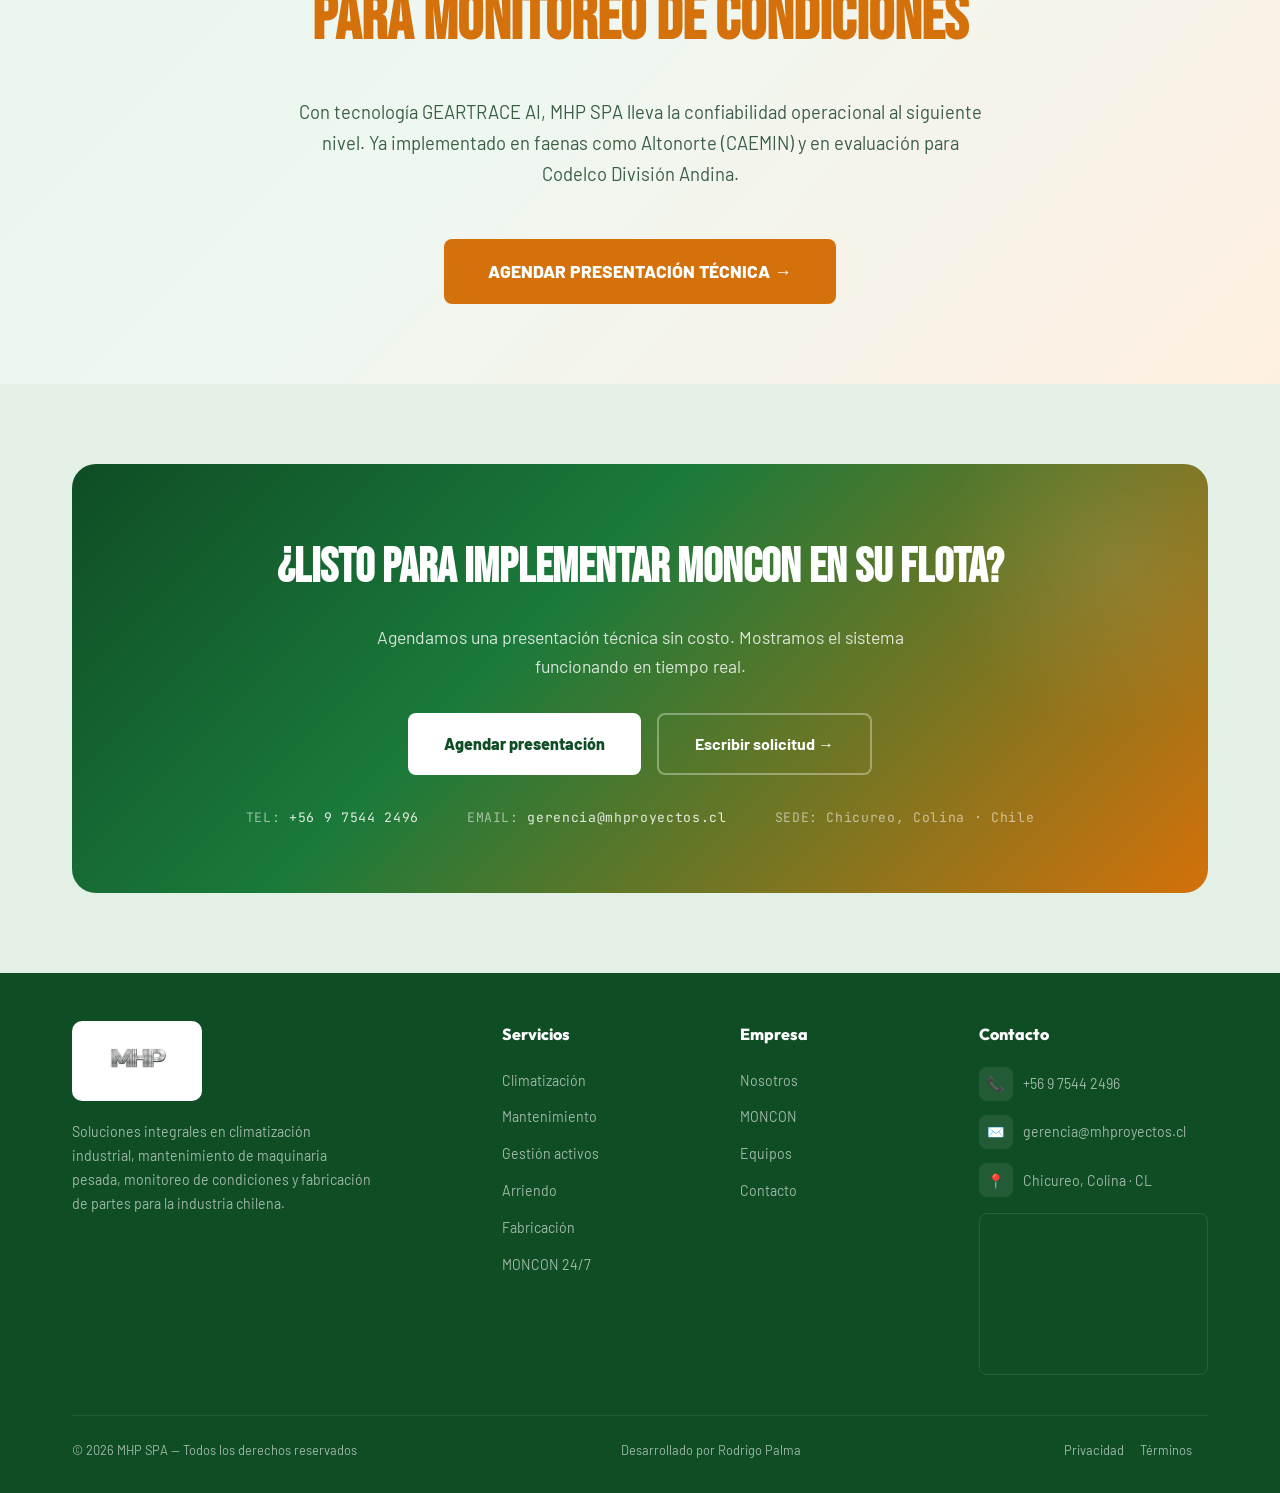
<file: moncon.html>
﻿<!DOCTYPE html>
<html lang="es">
<head>
  <meta charset="UTF-8">
  <meta name="viewport" content="width=device-width, initial-scale=1.0">
  <title>MONCON ON LINE 24/7 — MHP SPA</title>
  <meta name="description" content="MONCON ON LINE 24/7: Sistema de monitoreo continuo de condiciones para maquinaria pesada. Mide viscosidad, temperatura, densidad y contaminación del lubricante en tiempo real. Primera solución de su tipo en Chile.">
  <meta name="robots" content="index, follow">
  <link rel="icon" type="image/png" href="assets/images/favicon.png">
  <link rel="preconnect" href="https://fonts.googleapis.com">
  <link rel="preconnect" href="https://fonts.gstatic.com" crossorigin>
  <link href="https://fonts.googleapis.com/css2?family=Bebas+Neue&family=Barlow:wght@400;500;600;700;800;900&family=JetBrains+Mono:wght@400;700&family=Outfit:wght@400;500;600;700;800;900&display=swap" rel="stylesheet">
  <link rel="stylesheet" href="css/base/variables.css">
  <link rel="stylesheet" href="css/base/reset.css">
  <link rel="stylesheet" href="css/utilities/animations.css">
  <link rel="stylesheet" href="css/components/nav.css?v=2">
  <link rel="stylesheet" href="css/components/buttons.css">
  <link rel="stylesheet" href="css/components/ticker.css">
  <link rel="stylesheet" href="css/layout/sections.css">
  <link rel="stylesheet" href="css/components/cards.css">
  <link rel="stylesheet" href="css/components/stats.css">
  <link rel="stylesheet" href="css/components/moncon.css">
  <link rel="stylesheet" href="css/layout/images.css">
  <link rel="stylesheet" href="css/components/equipment.css">
  <link rel="stylesheet" href="css/components/cta.css">
  <link rel="stylesheet" href="css/components/footer.css">
  <link rel="stylesheet" href="css/utilities/responsive.css">
  <link rel="stylesheet" href="css/pages/inner.css">
</head>
<body>

  <nav class="nav" id="nav" role="navigation" aria-label="Navegación principal">
    <div class="nav-in">
      <a href="index.html" class="nav-logo" aria-label="MHP SPA — Inicio">
        <img src="assets/images/mhp-logo-new.png" alt="Logotipo MHP SPA" height="64">
      </a>
      <ul class="nav-links" role="list">
        <li><a href="servicios.html">Servicios</a></li>
        <li><a href="climatizacion.html">Climatización</a></li>
        <li><a href="moncon.html">MONCON 24/7</a></li>
        <li><a href="nosotros.html">Nosotros</a></li>
        <li><a href="equipos.html">Equipos</a></li>
        <li><a href="contacto.html" class="nav-cta">Contacto</a></li>
      </ul>
      <button class="nav-burger" id="navBurger" aria-label="Abrir menu" aria-expanded="false"><span></span><span></span><span></span></button>
    </div>
  </nav>

  <main>

    <!-- ══ PAGE HERO ══ -->
    <section class="page-hero" aria-label="MONCON ON LINE 24/7">
      <div class="page-hero-bg" aria-hidden="true">
        <img src="assets/images/equipo-caex-komatsu-nieve.jpg"
             alt="Camión CAEX Komatsu #147 equipado con sensores de monitoreo en faena con nieve"
             loading="eager" fetchpriority="high">
      </div>
      <div class="page-hero-ov" aria-hidden="true"></div>
      <div class="ct page-hero-ct">
        <div class="page-eyebrow">Servicio único en Chile · MHP SPA</div>
        <h1>MONCON <span class="o">ON LINE</span> <span class="g">24/7</span></h1>
        <p class="hero-lead">Monitoreo continuo de condiciones del lubricante para componentes críticos de maquinaria pesada. Anticipa fallas antes del colapso — en tiempo real.</p>
      </div>
    </section>

    <!-- ══ TICKER ══ -->
    <div class="ticker" aria-hidden="true">
      <div class="ticker-tr">
        <div class="ticker-it"><span class="sep"></span>Viscosidad dinámica</div>
        <div class="ticker-it"><span class="sep"></span>Densidad en línea</div>
        <div class="ticker-it"><span class="sep"></span>Constante dieléctrica</div>
        <div class="ticker-it"><span class="sep"></span>Resistividad Rp</div>
        <div class="ticker-it"><span class="sep"></span>Temperatura real</div>
        <div class="ticker-it"><span class="sep"></span>ISO 4406</div>
        <div class="ticker-it"><span class="sep"></span>Bus CAN J1939</div>
        <div class="ticker-it"><span class="sep"></span>Gateway 4G/5G</div>
        <div class="ticker-it"><span class="sep"></span>Viscosidad dinámica</div>
        <div class="ticker-it"><span class="sep"></span>Densidad en línea</div>
        <div class="ticker-it"><span class="sep"></span>Constante dieléctrica</div>
        <div class="ticker-it"><span class="sep"></span>Resistividad Rp</div>
        <div class="ticker-it"><span class="sep"></span>Temperatura real</div>
        <div class="ticker-it"><span class="sep"></span>ISO 4406</div>
        <div class="ticker-it"><span class="sep"></span>Bus CAN J1939</div>
        <div class="ticker-it"><span class="sep"></span>Gateway 4G/5G</div>
      </div>
    </div>

    <!-- ══ MONCON PRODUCTO ══ -->
    <section class="moncon-hero" aria-labelledby="moncon-titulo">
      <div class="ct">
        <div class="moncon-gr">
          <div>
            <div class="moncon-ey"><span class="pd" aria-hidden="true"></span> SERVICIO ÚNICO EN CHILE</div>
            <div class="moncon-logo-row">
              <img src="assets/images/mhp-logo-new.png" alt="Logotipo MONCON MHP" width="85" height="85" loading="lazy">
              <h2 class="moncon-h1" id="moncon-titulo">MONCON<br><span class="l2">ON LINE 24/7</span></h2>
            </div>
            <p class="moncon-sub">
              Sistema inteligente de <strong>monitoreo continuo de condiciones</strong> para componentes críticos de maquinaria pesada. Mide en tiempo real el estado del lubricante — <strong>anticipando fallas antes del colapso</strong>.
            </p>
            <div class="moncon-btns">
              <a href="https://wa.me/56975442496" class="btn btn-o" rel="noopener noreferrer">Solicitar demo →</a>
              <a href="tel:+56975442496" class="btn btn-ol">+56 9 7544 2496</a>
            </div>
          </div>
          <div>
            <div class="dash" role="region" aria-label="Dashboard MONCON en tiempo real">
              <div class="dash-hd">
                <span class="dash-tt">MONCON DASHBOARD · MOTOR PRINCIPAL</span>
                <span class="dash-lv"><span class="d" aria-hidden="true"></span> EN LÍNEA</span>
              </div>
              <div class="dash-m" role="list">
                <div class="mc" role="listitem"><div class="mc-l">Viscosidad</div><div class="mc-v">86.2</div><div class="mc-u">cSt @ 40°C</div></div>
                <div class="mc" role="listitem"><div class="mc-l">Temperatura</div><div class="mc-v g">72°C</div><div class="mc-u">Fluido operando</div></div>
                <div class="mc" role="listitem"><div class="mc-l">Humedad</div><div class="mc-v b">68%</div><div class="mc-u">HR Relativa</div></div>
                <div class="mc" role="listitem"><div class="mc-l">Densidad</div><div class="mc-v">0.872</div><div class="mc-u">g/cm³</div></div>
                <div class="mc" role="listitem"><div class="mc-l">ISO 4406</div><div class="mc-v g">18/9/6</div><div class="mc-u">Partículas µ</div></div>
                <div class="mc" role="listitem"><div class="mc-l">Presión</div><div class="mc-v b">5 Bar</div><div class="mc-u">Sistema lubr.</div></div>
              </div>
              <div class="dash-w" aria-hidden="true">
                <svg viewBox="0 0 600 50" preserveAspectRatio="none">
                  <path class="wl" stroke="rgba(212,113,10,.5)" d="M0,30 C50,18 100,38 150,26 C200,14 250,36 300,24 C350,12 400,34 450,28 C500,22 550,34 600,22"/>
                  <path class="wl" stroke="rgba(46,155,88,.4)"  d="M0,35 C50,28 100,42 150,34 C200,26 250,40 300,32 C350,24 400,38 450,34 C500,28 550,38 600,30"/>
                </svg>
              </div>
            </div>
            <div class="img-strip">
              <img src="assets/images/equipo-bulldozer-komatsu-d375.jpg" alt="Bulldozer Komatsu D375A con sistema MONCON instalado" loading="lazy" width="600" height="130">
              <img src="assets/images/equipo-pala-cable-cat7495.jpg"    alt="Pala de cable CAT 7495 monitoreada por MONCON" loading="lazy" width="600" height="130">
            </div>
          </div>
        </div>
      </div>
    </section>

    <!-- ══ PROBLEM BAR ══ -->
    <div class="prob" aria-label="Problemática del monitoreo tradicional">
      <div class="ct"><div class="prob-gr" role="list">
        <div role="listitem"><div class="prob-n">60–80%</div><div class="prob-l">Fallas por lubricantes contaminados</div></div>
        <div role="listitem"><div class="prob-n">150–250h</div><div class="prob-l">Ventana ciega entre muestras</div></div>
        <div role="listitem"><div class="prob-n">0</div><div class="prob-l">Alertas en monitoreo tradicional</div></div>
        <div role="listitem"><div class="prob-n">24/7</div><div class="prob-l">Monitoreo continuo MONCON</div></div>
      </div></div>
    </div>

    <!-- ══ QUÉ MIDE ══ -->
    <section class="sec sec-g" aria-labelledby="parametros-titulo">
      <div class="ct">
        <div class="stag-row">
          <img src="assets/images/mhp-logo-new.png" alt="" aria-hidden="true" height="38" loading="lazy">
          <div class="stag">Diferenciación técnica</div>
        </div>
        <h2 class="stit" id="parametros-titulo">
          NO MIDE SOLO TEMPERATURA.<br>
          <span class="o">MIDE PROPIEDADES FÍSICO-QUÍMICAS REALES.</span>
        </h2>
        <div class="par-gr" role="list">
          <div class="par-c" role="listitem">
            <div class="par-i" aria-hidden="true">💧</div>
            <div class="par-n">VISCOSIDAD DINÁMICA</div>
            <div class="par-d">Comportamiento reológico bajo esfuerzo cortante</div>
          </div>
          <div class="par-c" role="listitem">
            <div class="par-i" aria-hidden="true">⚖️</div>
            <div class="par-n">DENSIDAD</div>
            <div class="par-d">Masa por volumen para control de calidad</div>
          </div>
          <div class="par-c" role="listitem">
            <div class="par-i" aria-hidden="true">⚡</div>
            <div class="par-n">CONSTANTE DIELÉCTRICA</div>
            <div class="par-d">Detecta contaminación, agua y degradación</div>
          </div>
          <div class="par-c" role="listitem">
            <div class="par-i" aria-hidden="true">🔌</div>
            <div class="par-n">RESISTIVIDAD (Rp)</div>
            <div class="par-d">Indicador sensible de pureza del fluido</div>
          </div>
          <div class="par-c" role="listitem">
            <div class="par-i" aria-hidden="true">🌡️</div>
            <div class="par-n">TEMPERATURA</div>
            <div class="par-d">Compensación térmica en tiempo real</div>
          </div>
        </div>

        <!-- Diagrama de telemetría real -->
        <div class="diagram-box">
          <img src="assets/images/diagrama-telematica-can.jpg"
               alt="Diagrama de arquitectura de telemetría CAN bus con sensores IoT y gateway de cómputo perimetral"
               loading="lazy" width="1200" height="900">
          <div class="diagram-caption">Arquitectura de telemática IoT · CAN J1939 · Edge Computing Gateway · Sensores inalámbricos DUT/DFM</div>
        </div>
      </div>
    </section>

    <!-- ══ ARQUITECTURA ══ -->
    <section class="sec sec-w" aria-labelledby="arq-titulo">
      <div class="ct">
        <div class="stag-row">
          <img src="assets/images/mhp-logo-new.png" alt="" aria-hidden="true" height="38" loading="lazy">
          <div class="stag">Arquitectura del sistema</div>
        </div>
        <h2 class="stit" id="arq-titulo">SENSOR → NUBE → <span class="o">DECISIÓN</span></h2>
        <div class="arch-fl" role="list" aria-label="Flujo de datos MONCON">
          <div class="arch-s" role="listitem"><div class="arch-sn">01</div><div class="arch-si" aria-hidden="true">🔬</div><div class="arch-st">Sensor OPS3 en línea</div></div>
          <span class="arch-a" aria-hidden="true">→</span>
          <div class="arch-s" role="listitem"><div class="arch-sn">02</div><div class="arch-si" aria-hidden="true">🔗</div><div class="arch-st">Bus CAN J1939</div></div>
          <span class="arch-a" aria-hidden="true">→</span>
          <div class="arch-s" role="listitem"><div class="arch-sn">03</div><div class="arch-si" aria-hidden="true">📡</div><div class="arch-st">Gateway 4G/5G</div></div>
          <span class="arch-a" aria-hidden="true">→</span>
          <div class="arch-s" role="listitem"><div class="arch-sn">04</div><div class="arch-si" aria-hidden="true">☁️</div><div class="arch-st">Plataforma IoT</div></div>
          <span class="arch-a" aria-hidden="true">→</span>
          <div class="arch-s" role="listitem"><div class="arch-sn">05</div><div class="arch-si" aria-hidden="true">📊</div><div class="arch-st">Dashboard + App</div></div>
        </div>
        <p class="arch-note">✓ Hardware USA y Australia &nbsp;·&nbsp; ✓ No afecta garantía de equipos nuevos &nbsp;·&nbsp; ✓ Protocolo CAN estandarizado</p>

        <!-- Ciclo de operación contexto -->
        <div class="diagram-box" style="margin-top:2rem">
          <img src="assets/images/diagrama-ciclo-acarreo.jpg"
               alt="Diagrama del ciclo de acarreo minero: punto de carga, conducción cargado, punto de descarga y retorno"
               loading="lazy" width="1200" height="600">
          <div class="diagram-caption">Contexto operacional · Ciclo de acarreo minero — cada equipo en el ciclo es monitoreado en tiempo real por MONCON</div>
        </div>
      </div>
    </section>

    <!-- ══ VALOR ESTRATÉGICO ══ -->
    <section class="sec sec-l" aria-labelledby="valor-titulo">
      <div class="ct">
        <div class="stag-row">
          <img src="assets/images/mhp-logo-new.png" alt="" aria-hidden="true" height="38" loading="lazy">
          <div class="stag">Valor estratégico</div>
        </div>
        <h2 class="stit" id="valor-titulo">NO ES SOLO MONITOREO.<br><span class="o">ES GESTIÓN DEL RIESGO OPERACIONAL.</span></h2>
        <div class="val-gr">
          <article class="val-c"><div class="val-i" aria-hidden="true">🛡️</div><h3>MANTENIMIENTO PREDICTIVO REAL</h3><p>Anticipa fallas antes del colapso. Decisiones basadas en datos, no en intervalos fijos.</p></article>
          <article class="val-c"><div class="val-i" aria-hidden="true">📉</div><h3>REDUCCIÓN OPEX</h3><p>Menos paradas no programadas, extensión de vida útil del lubricante y componentes.</p></article>
          <article class="val-c"><div class="val-i" aria-hidden="true">⚙️</div><h3>MAYOR DISPONIBILIDAD</h3><p>Eliminación de la ventana ciega de 150-250 horas entre tomas de muestra.</p></article>
          <article class="val-c"><div class="val-i" aria-hidden="true">🔍</div><h3>DETECTA CONTAMINACIÓN CRUZADA</h3><p>Identifica mezcla de lubricantes — causa silenciosa de fallas catastróficas.</p></article>
          <article class="val-c"><div class="val-i" aria-hidden="true">🏆</div><h3>VENTAJA COMPETITIVA</h3><p>Agrega valor directo al contrato de servicios ante el mandante.</p></article>
          <article class="val-c"><div class="val-i" aria-hidden="true">📱</div><h3>ACCESO REMOTO 24/7</h3><p>Dashboard web + app móvil con alertas, tendencias y análisis histórico.</p></article>
        </div>
      </div>
    </section>

    <!-- ══ ÚNICO EN CHILE ══ -->
    <section class="uniq" aria-labelledby="unico-titulo">
      <div class="ct">
        <img src="assets/images/logo-moncon-icono.jpg" alt="Ícono tecnológico MONCON — engranaje con circuito" class="uniq-logo" width="80" height="80" loading="lazy">
        <div class="uniq-badge"><span aria-hidden="true">🇨🇱</span> PRIMERA SOLUCIÓN DE SU TIPO EN CHILE</div>
        <h2 class="uniq-t" id="unico-titulo">TRAZABILIDAD INTELIGENTE<br><span class="o">PARA MONITOREO DE CONDICIONES</span></h2>
        <p class="uniq-sub">Con tecnología GEARTRACE AI, MHP SPA lleva la confiabilidad operacional al siguiente nivel. Ya implementado en faenas como Altonorte (CAEMIN) y en evaluación para Codelco División Andina.</p>
        <a href="https://wa.me/56975442496" class="btn btn-o btn-lg" rel="noopener noreferrer">AGENDAR PRESENTACIÓN TÉCNICA →</a>
      </div>
    </section>

    <!-- ══ CTA ══ -->
    <section class="cta-sec" id="contacto" aria-labelledby="cta-titulo">
      <div class="ct">
        <div class="cta-bx">
          <h2 id="cta-titulo">¿LISTO PARA IMPLEMENTAR MONCON EN SU FLOTA?</h2>
          <p>Agendamos una presentación técnica sin costo. Mostramos el sistema funcionando en tiempo real.</p>
          <div class="cta-bs">
            <a href="https://wa.me/56975442496" class="btn-wh" rel="noopener noreferrer">Agendar presentación</a>
            <a href="contacto.html" class="btn-ow">Escribir solicitud →</a>
          </div>
          <div class="cta-ct">
            <div class="cta-ci">TEL: <a href="tel:+56975442496">+56 9 7544 2496</a></div>
            <div class="cta-ci">EMAIL: <a href="mailto:gerencia@mhproyectos.cl">gerencia@mhproyectos.cl</a></div>
            <div class="cta-ci">SEDE: Chicureo, Colina · Chile</div>
          </div>
        </div>
      </div>
    </section>

  </main>

  <footer class="footer" role="contentinfo">
    <div class="ct">
      <div class="ft-gr">
        <div class="ft-brand">
          <div class="ft-logo">
            <img src="assets/images/mhp-logo-new.png" alt="Logotipo MHP SPA" height="44" loading="lazy">
          </div>
          <p>Soluciones integrales en climatización industrial, mantenimiento de maquinaria pesada, monitoreo de condiciones y fabricación de partes para la industria chilena.</p>
        </div>
        <nav class="ft-col" aria-label="Servicios"><h4>Servicios</h4><ul>
          <li><a href="servicios.html">Climatización</a></li>
          <li><a href="servicios.html">Mantenimiento</a></li>
          <li><a href="servicios.html">Gestión activos</a></li>
          <li><a href="servicios.html">Arriendo</a></li>
          <li><a href="servicios.html">Fabricación</a></li>
          <li><a href="moncon.html">MONCON 24/7</a></li>
        </ul></nav>
        <nav class="ft-col" aria-label="Empresa"><h4>Empresa</h4><ul>
          <li><a href="nosotros.html">Nosotros</a></li>
          <li><a href="moncon.html">MONCON</a></li>
          <li><a href="equipos.html">Equipos</a></li>
          <li><a href="contacto.html">Contacto</a></li>
        </ul></nav>
        <div class="ft-col"><h4>Contacto</h4>
          <div class="ft-ci"><span class="fi" aria-hidden="true">📞</span><a href="tel:+56975442496">+56 9 7544 2496</a></div>
          <div class="ft-ci"><span class="fi" aria-hidden="true">✉️</span><a href="mailto:gerencia@mhproyectos.cl">gerencia@mhproyectos.cl</a></div>
          <div class="ft-ci"><span class="fi" aria-hidden="true">📍</span><span>Chicureo, Colina · CL</span></div>
          <div class="ft-map">
            <iframe
              src="https://maps.google.com/maps?q=Chicureo%2C+Colina%2C+RM%2C+Chile&output=embed&z=13"
              width="100%"
              height="160"
              style="border:0"
              loading="lazy"
              referrerpolicy="no-referrer-when-downgrade"
              title="Ubicación MHP SPA — Chicureo, Colina"
              aria-label="Mapa de ubicación en Chicureo, Colina, Chile"></iframe>
          </div>
        </div>
      </div>
      <div class="ft-bar">
        <span>© 2026 MHP SPA — Todos los derechos reservados</span>
        <span>Desarrollado por Rodrigo Palma</span>
        <span><a href="#">Privacidad</a><a href="#">Términos</a></span>
      </div>
    </div>
  </footer>

  <a href="https://wa.me/56975442496" class="whatsapp-float" aria-label="Contactar por WhatsApp" rel="noopener noreferrer" target="_blank"><svg xmlns="http://www.w3.org/2000/svg" viewBox="0 0 24 24" aria-hidden="true"><path d="M17.472 14.382c-.297-.149-1.758-.867-2.03-.967-.273-.099-.471-.148-.67.15-.197.297-.767.966-.94 1.164-.173.199-.347.223-.644.075-.297-.15-1.255-.463-2.39-1.475-.883-.788-1.48-1.761-1.653-2.059-.173-.297-.018-.458.13-.606.134-.133.298-.347.446-.52.149-.174.198-.298.298-.497.099-.198.05-.371-.025-.52-.075-.149-.669-1.612-.916-2.207-.242-.579-.487-.5-.669-.51-.173-.008-.371-.01-.57-.01-.198 0-.52.074-.792.372-.272.297-1.04 1.016-1.04 2.479 0 1.462 1.065 2.875 1.213 3.074.149.198 2.096 3.2 5.077 4.487.709.306 1.262.489 1.694.625.712.227 1.36.195 1.871.118.571-.085 1.758-.719 2.006-1.413.248-.694.248-1.289.173-1.413-.074-.124-.272-.198-.57-.347m-5.421 7.403h-.004a9.87 9.87 0 01-5.031-1.378l-.361-.214-3.741.982.998-3.648-.235-.374a9.86 9.86 0 01-1.51-5.26c.001-5.45 4.436-9.884 9.888-9.884 2.64 0 5.122 1.03 6.988 2.898a9.825 9.825 0 012.893 6.994c-.003 5.45-4.437 9.884-9.885 9.884m8.413-18.297A11.815 11.815 0 0012.05 0C5.495 0 .16 5.335.157 11.892c0 2.096.547 4.142 1.588 5.945L.057 24l6.305-1.654a11.882 11.882 0 005.683 1.448h.005c6.554 0 11.89-5.335 11.893-11.893a11.821 11.821 0 00-3.48-8.413z"/></svg></a>
  <script type="module" src="js/main.js"></script>
</body>
</html>
</file>
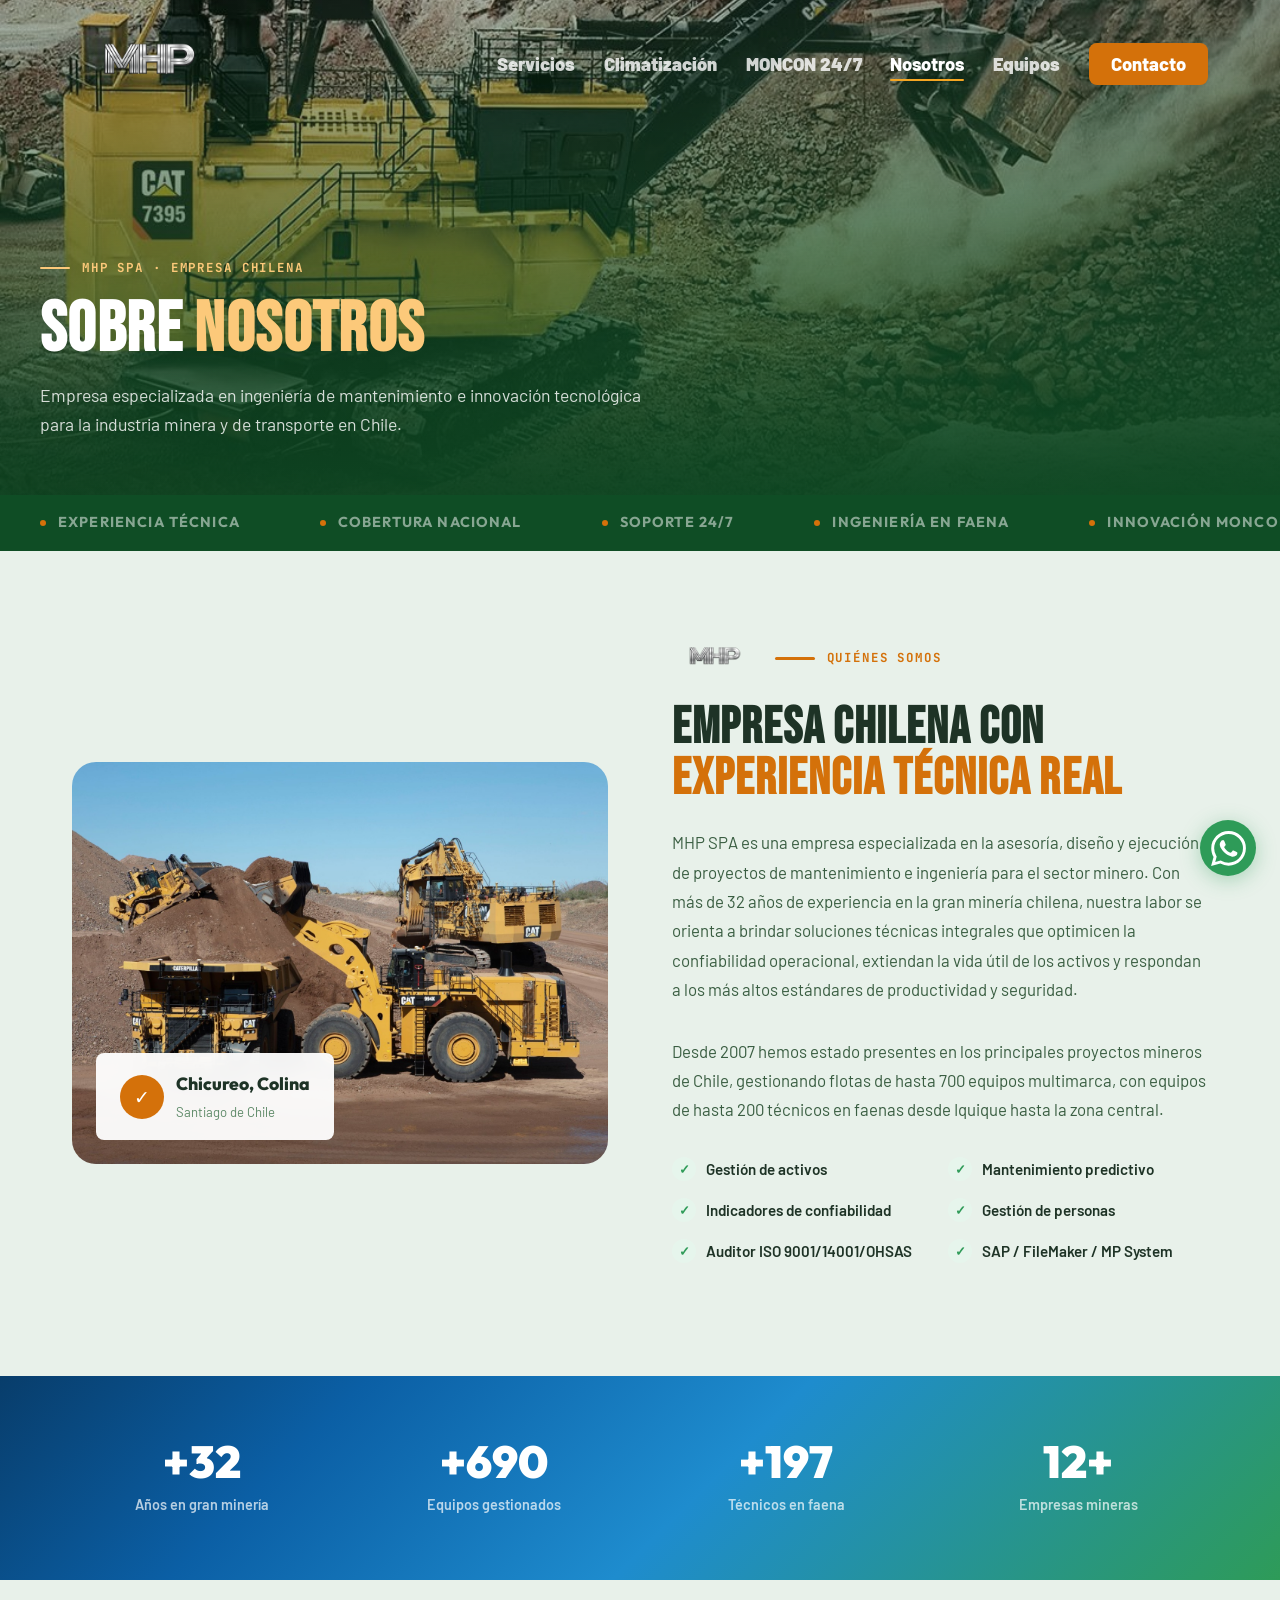
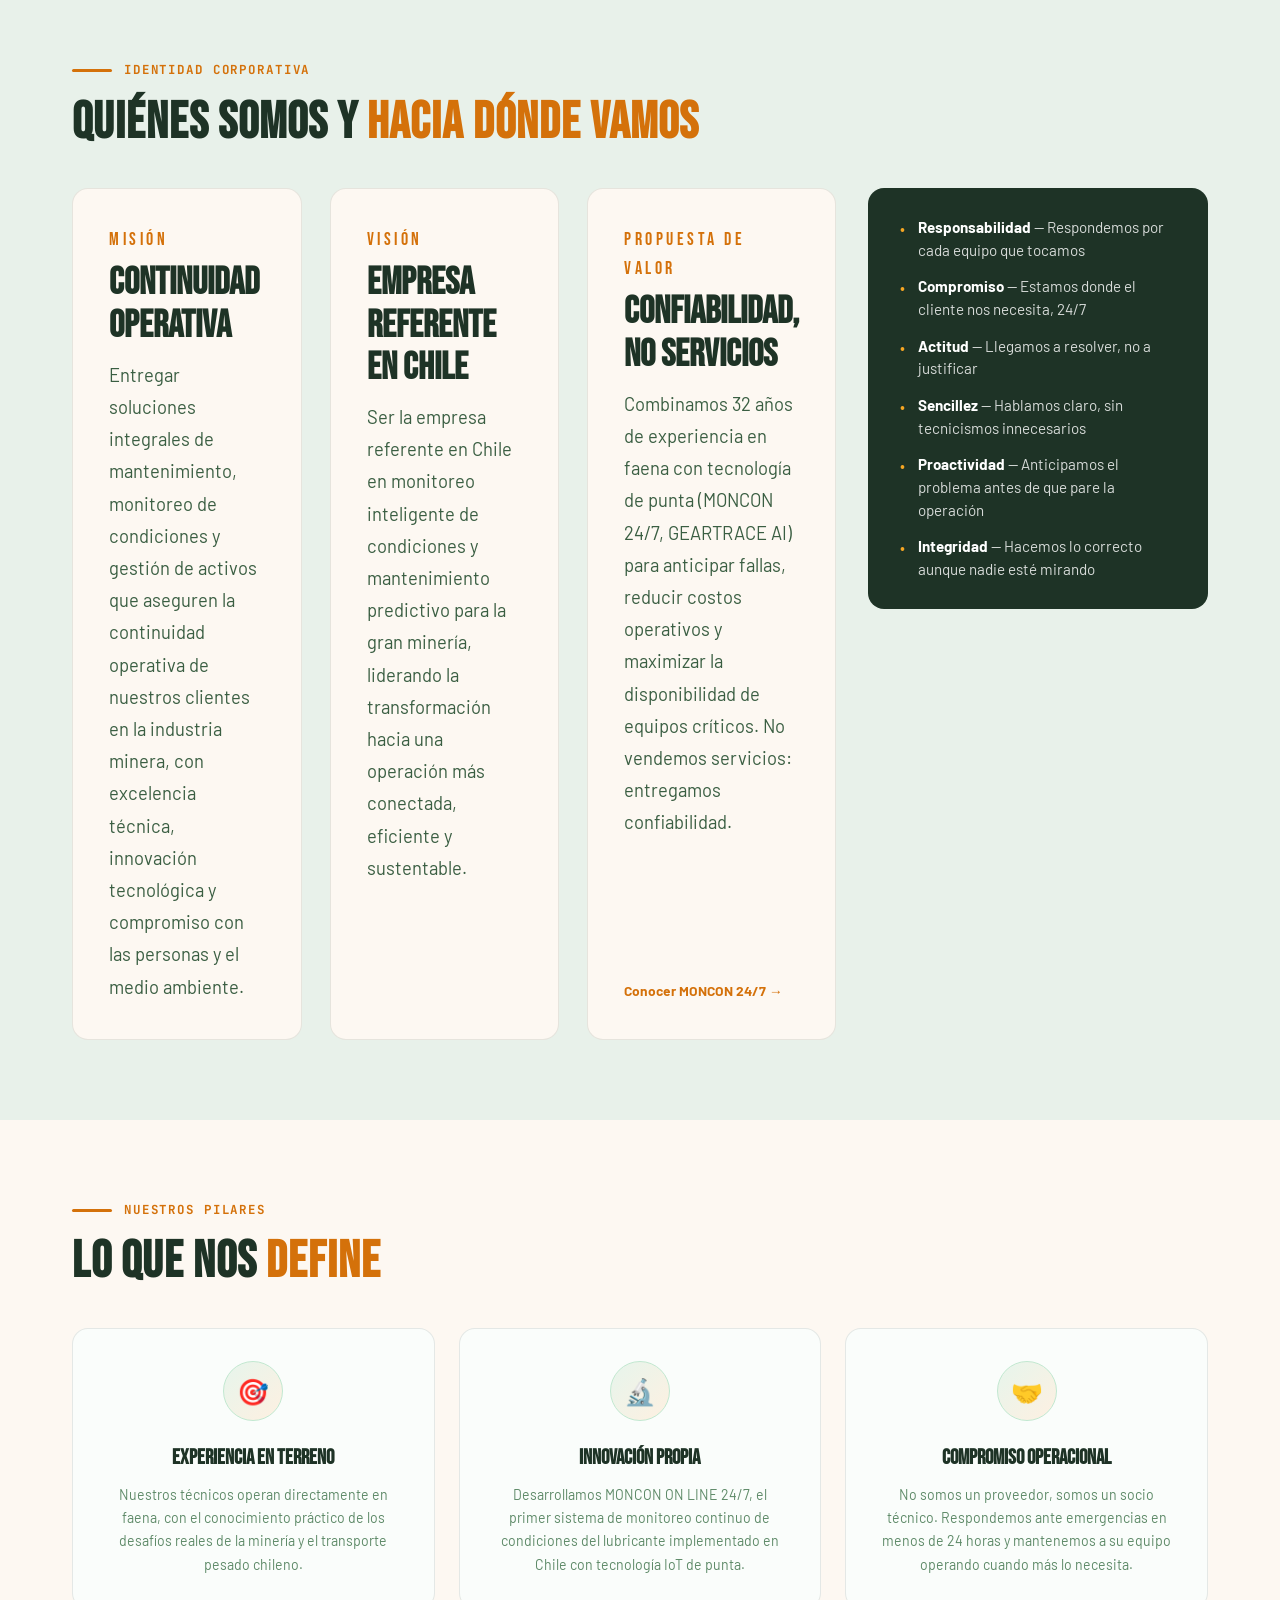
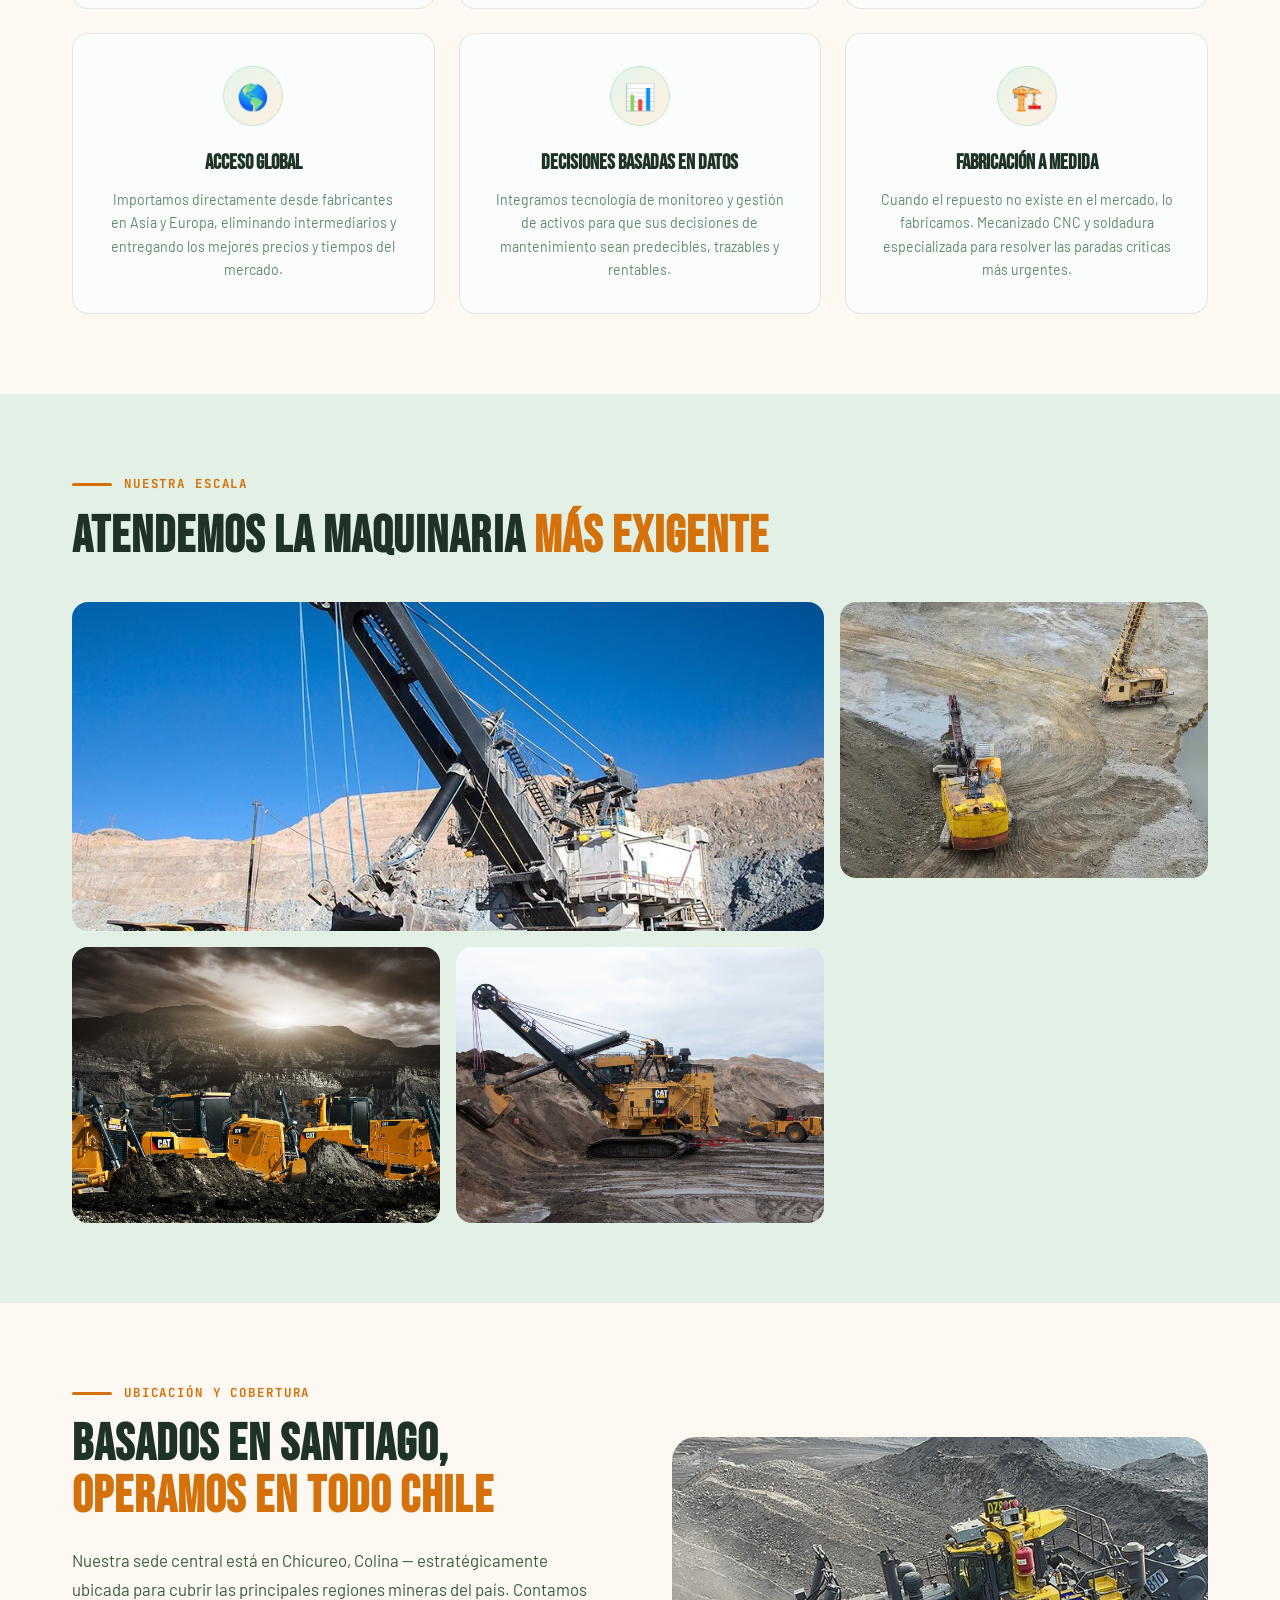
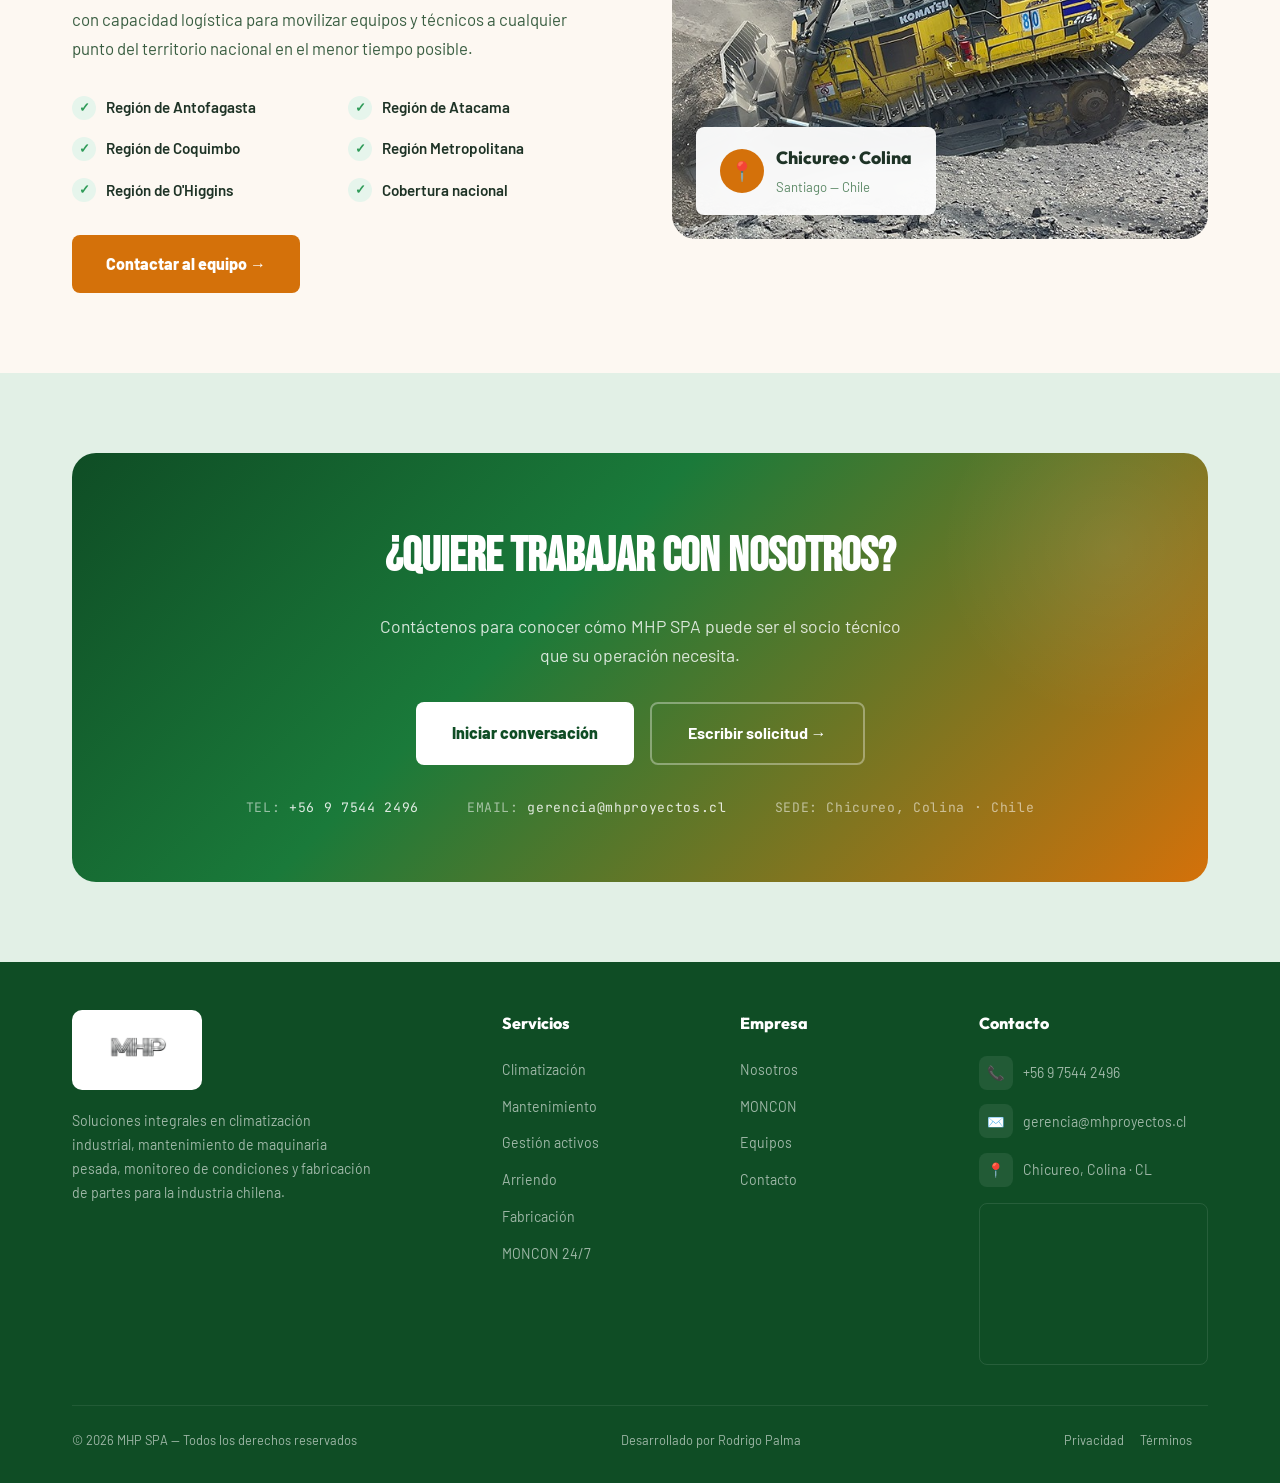
<file: nosotros.html>
﻿<!DOCTYPE html>
<html lang="es">
<head>
  <meta charset="UTF-8">
  <meta name="viewport" content="width=device-width, initial-scale=1.0">
  <title>Nosotros — MHP SPA</title>
  <meta name="description" content="MHP SPA es una empresa chilena especializada en ingeniería de mantenimiento para el sector minero. Cobertura nacional, soporte 24/7 y tecnología de punta para la confiabilidad operacional.">
  <meta name="robots" content="index, follow">
  <link rel="icon" type="image/png" href="assets/images/favicon.png">
  <link rel="preconnect" href="https://fonts.googleapis.com">
  <link rel="preconnect" href="https://fonts.gstatic.com" crossorigin>
  <link href="https://fonts.googleapis.com/css2?family=Bebas+Neue&family=Barlow:wght@400;500;600;700;800;900&family=JetBrains+Mono:wght@400;700&family=Outfit:wght@400;500;600;700;800;900&display=swap" rel="stylesheet">
  <link rel="stylesheet" href="css/base/variables.css">
  <link rel="stylesheet" href="css/base/reset.css">
  <link rel="stylesheet" href="css/utilities/animations.css">
  <link rel="stylesheet" href="css/components/nav.css?v=2">
  <link rel="stylesheet" href="css/components/buttons.css">
  <link rel="stylesheet" href="css/components/ticker.css">
  <link rel="stylesheet" href="css/layout/sections.css">
  <link rel="stylesheet" href="css/components/stats.css">
  <link rel="stylesheet" href="css/components/about.css">
  <link rel="stylesheet" href="css/layout/images.css">
  <link rel="stylesheet" href="css/components/cta.css">
  <link rel="stylesheet" href="css/components/footer.css">
  <link rel="stylesheet" href="css/utilities/responsive.css">
  <link rel="stylesheet" href="css/pages/inner.css">
</head>
<body>

  <nav class="nav" id="nav" role="navigation" aria-label="Navegación principal">
    <div class="nav-in">
      <a href="index.html" class="nav-logo" aria-label="MHP SPA — Inicio">
        <img src="assets/images/mhp-logo-new.png" alt="Logotipo MHP SPA" height="64">
      </a>
      <ul class="nav-links" role="list">
        <li><a href="servicios.html">Servicios</a></li>
        <li><a href="climatizacion.html">Climatización</a></li>
        <li><a href="moncon.html">MONCON 24/7</a></li>
        <li><a href="nosotros.html">Nosotros</a></li>
        <li><a href="equipos.html">Equipos</a></li>
        <li><a href="contacto.html" class="nav-cta">Contacto</a></li>
      </ul>
      <button class="nav-burger" id="navBurger" aria-label="Abrir menu" aria-expanded="false"><span></span><span></span><span></span></button>
    </div>
  </nav>

  <main>

    <!-- ══ PAGE HERO ══ -->
    <section class="page-hero" aria-label="Sobre MHP SPA">
      <div class="page-hero-bg" aria-hidden="true">
        <img src="assets/images/equipo-pala-cable-cat7395.jpg"
             alt="Pala de cable CAT 7395 operando en faena minera — escala de la ingeniería que apoya MHP SPA"
             loading="eager" fetchpriority="high">
      </div>
      <div class="page-hero-ov" aria-hidden="true"></div>
      <div class="ct page-hero-ct">
        <div class="page-eyebrow">MHP SPA · Empresa chilena</div>
        <h1>SOBRE <span class="o">NOSOTROS</span></h1>
        <p class="hero-lead">Empresa especializada en ingeniería de mantenimiento e innovación tecnológica para la industria minera y de transporte en Chile.</p>
      </div>
    </section>

    <!-- ══ TICKER ══ -->
    <div class="ticker" aria-hidden="true">
      <div class="ticker-tr">
        <div class="ticker-it"><span class="sep"></span>Experiencia técnica</div>
        <div class="ticker-it"><span class="sep"></span>Cobertura nacional</div>
        <div class="ticker-it"><span class="sep"></span>Soporte 24/7</div>
        <div class="ticker-it"><span class="sep"></span>Ingeniería en faena</div>
        <div class="ticker-it"><span class="sep"></span>Innovación MONCON</div>
        <div class="ticker-it"><span class="sep"></span>Empresa chilena</div>
        <div class="ticker-it"><span class="sep"></span>Chicureo · Colina</div>
        <div class="ticker-it"><span class="sep"></span>Experiencia técnica</div>
        <div class="ticker-it"><span class="sep"></span>Cobertura nacional</div>
        <div class="ticker-it"><span class="sep"></span>Soporte 24/7</div>
        <div class="ticker-it"><span class="sep"></span>Ingeniería en faena</div>
        <div class="ticker-it"><span class="sep"></span>Innovación MONCON</div>
        <div class="ticker-it"><span class="sep"></span>Empresa chilena</div>
        <div class="ticker-it"><span class="sep"></span>Chicureo · Colina</div>
      </div>
    </div>

    <!-- ══ QUIÉNES SOMOS ══ -->
    <section class="sec sec-b" aria-labelledby="quienes-titulo">
      <div class="ct">
        <div class="about-gr">
          <div class="about-img">
            <img src="assets/images/equipo-cargador-frontal-cat994k.jpg"
                 alt="Operación de cargador frontal CAT 994K con camión CAEX y excavadora en faena minera — el tipo de equipo que atiende MHP SPA"
                 loading="lazy" width="900" height="675">
            <div class="about-badge">
              <div class="bi" aria-hidden="true">✓</div>
              <div><strong>Chicureo, Colina</strong><span>Santiago de Chile</span></div>
            </div>
          </div>
          <div>
            <div class="stag-row">
              <img src="assets/images/mhp-logo-new.png" alt="" aria-hidden="true" height="38" loading="lazy">
              <div class="stag">Quiénes somos</div>
            </div>
            <h2 class="stit" id="quienes-titulo">EMPRESA CHILENA CON <span class="o">EXPERIENCIA TÉCNICA REAL</span></h2>
            <p class="about-txt">MHP SPA es una empresa especializada en la asesoría, diseño y ejecución de proyectos de mantenimiento e ingeniería para el sector minero. Con más de 32 años de experiencia en la gran minería chilena, nuestra labor se orienta a brindar soluciones técnicas integrales que optimicen la confiabilidad operacional, extiendan la vida útil de los activos y respondan a los más altos estándares de productividad y seguridad.</p>
            <p class="about-txt">Desde 2007 hemos estado presentes en los principales proyectos mineros de Chile, gestionando flotas de hasta 700 equipos multimarca, con equipos de hasta 200 técnicos en faenas desde Iquique hasta la zona central.</p>
            <ul class="about-feats" aria-label="Competencias técnicas">
              <li class="about-feat"><span class="ck" aria-hidden="true">✓</span> Gestión de activos</li>
              <li class="about-feat"><span class="ck" aria-hidden="true">✓</span> Mantenimiento predictivo</li>
              <li class="about-feat"><span class="ck" aria-hidden="true">✓</span> Indicadores de confiabilidad</li>
              <li class="about-feat"><span class="ck" aria-hidden="true">✓</span> Gestión de personas</li>
              <li class="about-feat"><span class="ck" aria-hidden="true">✓</span> Auditor ISO 9001/14001/OHSAS</li>
              <li class="about-feat"><span class="ck" aria-hidden="true">✓</span> SAP / FileMaker / MP System</li>
            </ul>
          </div>
        </div>
      </div>
    </section>


    <!-- ══ STATS ══ -->
    <section class="stats-bar" aria-label="Indicadores operacionales">
      <div class="ct"><div class="stats-gr" role="list">
        <div role="listitem"><div class="stat-n">+32</div><div class="stat-t">Años en gran minería</div></div>
        <div role="listitem"><div class="stat-n">+700</div><div class="stat-t">Equipos gestionados</div></div>
        <div role="listitem"><div class="stat-n">+200</div><div class="stat-t">Técnicos en faena</div></div>
        <div role="listitem"><div class="stat-n">12+</div><div class="stat-t">Empresas mineras</div></div>
      </div></div>
    </section>

    <!-- ══ MISIÓN / VISIÓN / PROPUESTA DE VALOR ══ -->
    <section class="sec sec-b" aria-labelledby="mvv-titulo">
      <div class="ct">
        <div class="stag">Identidad corporativa</div>
        <h2 class="stit" id="mvv-titulo">QUIÉNES SOMOS Y <span class="o">HACIA DÓNDE VAMOS</span></h2>
        <div class="mvv-layout">
          <div class="mvv-gr">
            <div class="mvv-c">
              <span class="mvv-eyebrow">Misión</span>
              <h3>CONTINUIDAD OPERATIVA</h3>
              <p>Entregar soluciones integrales de mantenimiento, monitoreo de condiciones y gestión de activos que aseguren la continuidad operativa de nuestros clientes en la industria minera, con excelencia técnica, innovación tecnológica y compromiso con las personas y el medio ambiente.</p>
            </div>
            <div class="mvv-c">
              <span class="mvv-eyebrow">Visión</span>
              <h3>EMPRESA REFERENTE EN CHILE</h3>
              <p>Ser la empresa referente en Chile en monitoreo inteligente de condiciones y mantenimiento predictivo para la gran minería, liderando la transformación hacia una operación más conectada, eficiente y sustentable.</p>
            </div>
            <div class="mvv-c">
              <span class="mvv-eyebrow">Propuesta de valor</span>
              <h3>CONFIABILIDAD, NO SERVICIOS</h3>
              <p>Combinamos 32 años de experiencia en faena con tecnología de punta (MONCON 24/7, GEARTRACE AI) para anticipar fallas, reducir costos operativos y maximizar la disponibilidad de equipos críticos. No vendemos servicios: entregamos confiabilidad.</p>
              <a href="moncon.html" class="mvv-lnk">Conocer MONCON 24/7 →</a>
            </div>
          </div>
          <div class="valor-box" role="list" aria-label="Valores MHP SPA">
            <ul class="valor-list">
              <li role="listitem"><strong>Responsabilidad</strong> — Respondemos por cada equipo que tocamos</li>
              <li role="listitem"><strong>Compromiso</strong> — Estamos donde el cliente nos necesita, 24/7</li>
              <li role="listitem"><strong>Actitud</strong> — Llegamos a resolver, no a justificar</li>
              <li role="listitem"><strong>Sencillez</strong> — Hablamos claro, sin tecnicismos innecesarios</li>
              <li role="listitem"><strong>Proactividad</strong> — Anticipamos el problema antes de que pare la operación</li>
              <li role="listitem"><strong>Integridad</strong> — Hacemos lo correcto aunque nadie esté mirando</li>
            </ul>
          </div>
        </div>
      </div>
    </section>

    <!-- ══ VALORES ══ -->
    <section class="sec sec-w" aria-labelledby="valores-titulo">
      <div class="ct">
        <div class="stag">Nuestros pilares</div>
        <h2 class="stit" id="valores-titulo">LO QUE NOS <span class="o">DEFINE</span></h2>
        <div class="values-gr">
          <div class="value-c">
            <div class="vi" aria-hidden="true">🎯</div>
            <h4>EXPERIENCIA EN TERRENO</h4>
            <p>Nuestros técnicos operan directamente en faena, con el conocimiento práctico de los desafíos reales de la minería y el transporte pesado chileno.</p>
          </div>
          <div class="value-c">
            <div class="vi" aria-hidden="true">🔬</div>
            <h4>INNOVACIÓN PROPIA</h4>
            <p>Desarrollamos MONCON ON LINE 24/7, el primer sistema de monitoreo continuo de condiciones del lubricante implementado en Chile con tecnología IoT de punta.</p>
          </div>
          <div class="value-c">
            <div class="vi" aria-hidden="true">🤝</div>
            <h4>COMPROMISO OPERACIONAL</h4>
            <p>No somos un proveedor, somos un socio técnico. Respondemos ante emergencias en menos de 24 horas y mantenemos a su equipo operando cuando más lo necesita.</p>
          </div>
          <div class="value-c">
            <div class="vi" aria-hidden="true">🌎</div>
            <h4>ACCESO GLOBAL</h4>
            <p>Importamos directamente desde fabricantes en Asia y Europa, eliminando intermediarios y entregando los mejores precios y tiempos del mercado.</p>
          </div>
          <div class="value-c">
            <div class="vi" aria-hidden="true">📊</div>
            <h4>DECISIONES BASADAS EN DATOS</h4>
            <p>Integramos tecnología de monitoreo y gestión de activos para que sus decisiones de mantenimiento sean predecibles, trazables y rentables.</p>
          </div>
          <div class="value-c">
            <div class="vi" aria-hidden="true">🏗️</div>
            <h4>FABRICACIÓN A MEDIDA</h4>
            <p>Cuando el repuesto no existe en el mercado, lo fabricamos. Mecanizado CNC y soldadura especializada para resolver las paradas críticas más urgentes.</p>
          </div>
        </div>
      </div>
    </section>

    <!-- ══ GALERÍA OPERACIONAL ══ -->
    <section class="sec sec-g" aria-labelledby="galeria-nos-titulo">
      <div class="ct">
        <div class="stag">Nuestra escala</div>
        <h2 class="stit" id="galeria-nos-titulo">ATENDEMOS LA MAQUINARIA <span class="o">MÁS EXIGENTE</span></h2>
        <div class="gallery-grid">
          <div class="gallery-item wide">
            <img src="assets/images/equipo-pala-cable-gigante.jpg"
                 alt="Pala de cable gigante con trabajadores mineros para escala — maquinaria de gran envergadura que atiende MHP SPA" loading="lazy">
            <div class="gallery-caption">Pala de cable · Gran envergadura · Faena de cobre</div>
          </div>
          <div class="gallery-item">
            <img src="assets/images/equipo-excavadora-perforadora.jpg"
                 alt="Vista aérea de excavadora y equipo perforador en faena minera" loading="lazy">
            <div class="gallery-caption">Excavadora + perforadora · Vista aérea</div>
          </div>
          <div class="gallery-item">
            <img src="assets/images/equipo-flota-bulldozers-cat.jpg"
                 alt="Flota de bulldozers CAT D7E en formación durante operaciones de faena" loading="lazy">
            <div class="gallery-caption">Flota de bulldozers CAT D7E</div>
          </div>
          <div class="gallery-item">
            <img src="assets/images/equipo-pala-cable-cat7495.jpg"
                 alt="Pala de cable CAT 7495 con cargador frontal en faena minera a gran escala" loading="lazy">
            <div class="gallery-caption">CAT 7495 · Pala de cable de alto tonelaje</div>
          </div>
        </div>
      </div>
    </section>

    <!-- ══ COBERTURA ══ -->
    <section class="sec sec-w" aria-labelledby="cobertura-titulo">
      <div class="ct">
        <div class="about-gr">
          <div>
            <div class="stag">Ubicación y cobertura</div>
            <h2 class="stit" id="cobertura-titulo">BASADOS EN SANTIAGO, <span class="o">OPERAMOS EN TODO CHILE</span></h2>
            <p class="about-txt">Nuestra sede central está en Chicureo, Colina — estratégicamente ubicada para cubrir las principales regiones mineras del país. Contamos con capacidad logística para movilizar equipos y técnicos a cualquier punto del territorio nacional en el menor tiempo posible.</p>
            <ul class="about-feats">
              <li class="about-feat"><span class="ck" aria-hidden="true">✓</span> Región de Antofagasta</li>
              <li class="about-feat"><span class="ck" aria-hidden="true">✓</span> Región de Atacama</li>
              <li class="about-feat"><span class="ck" aria-hidden="true">✓</span> Región de Coquimbo</li>
              <li class="about-feat"><span class="ck" aria-hidden="true">✓</span> Región Metropolitana</li>
              <li class="about-feat"><span class="ck" aria-hidden="true">✓</span> Región de O'Higgins</li>
              <li class="about-feat"><span class="ck" aria-hidden="true">✓</span> Cobertura nacional</li>
            </ul>
            <a href="contacto.html" class="btn btn-o">Contactar al equipo →</a>
          </div>
          <div class="about-img">
            <img src="assets/images/equipo-bulldozer-komatsu-d375.jpg"
                 alt="Bulldozer Komatsu D375A en operación minera — tipo de equipo atendido en todo Chile por MHP SPA"
                 loading="lazy" width="900" height="675">
            <div class="about-badge">
              <div class="bi" aria-hidden="true">📍</div>
              <div><strong>Chicureo · Colina</strong><span>Santiago — Chile</span></div>
            </div>
          </div>
        </div>
      </div>
    </section>

    <!-- ══ CTA ══ -->
    <section class="cta-sec" id="contacto" aria-labelledby="cta-titulo">
      <div class="ct">
        <div class="cta-bx">
          <h2 id="cta-titulo">¿QUIERE TRABAJAR CON NOSOTROS?</h2>
          <p>Contáctenos para conocer cómo MHP SPA puede ser el socio técnico que su operación necesita.</p>
          <div class="cta-bs">
            <a href="https://wa.me/56975442496" class="btn-wh" rel="noopener noreferrer">Iniciar conversación</a>
            <a href="contacto.html" class="btn-ow">Escribir solicitud →</a>
          </div>
          <div class="cta-ct">
            <div class="cta-ci">TEL: <a href="tel:+56975442496">+56 9 7544 2496</a></div>
            <div class="cta-ci">EMAIL: <a href="mailto:gerencia@mhproyectos.cl">gerencia@mhproyectos.cl</a></div>
            <div class="cta-ci">SEDE: Chicureo, Colina · Chile</div>
          </div>
        </div>
      </div>
    </section>

  </main>

  <footer class="footer" role="contentinfo">
    <div class="ct">
      <div class="ft-gr">
        <div class="ft-brand">
          <div class="ft-logo">
            <img src="assets/images/mhp-logo-new.png" alt="Logotipo MHP SPA" height="44" loading="lazy">
          </div>
          <p>Soluciones integrales en climatización industrial, mantenimiento de maquinaria pesada, monitoreo de condiciones y fabricación de partes para la industria chilena.</p>
        </div>
        <nav class="ft-col" aria-label="Servicios"><h4>Servicios</h4><ul>
          <li><a href="servicios.html">Climatización</a></li>
          <li><a href="servicios.html">Mantenimiento</a></li>
          <li><a href="servicios.html">Gestión activos</a></li>
          <li><a href="servicios.html">Arriendo</a></li>
          <li><a href="servicios.html">Fabricación</a></li>
          <li><a href="moncon.html">MONCON 24/7</a></li>
        </ul></nav>
        <nav class="ft-col" aria-label="Empresa"><h4>Empresa</h4><ul>
          <li><a href="nosotros.html">Nosotros</a></li>
          <li><a href="moncon.html">MONCON</a></li>
          <li><a href="equipos.html">Equipos</a></li>
          <li><a href="contacto.html">Contacto</a></li>
        </ul></nav>
        <div class="ft-col"><h4>Contacto</h4>
          <div class="ft-ci"><span class="fi" aria-hidden="true">📞</span><a href="tel:+56975442496">+56 9 7544 2496</a></div>
          <div class="ft-ci"><span class="fi" aria-hidden="true">✉️</span><a href="mailto:gerencia@mhproyectos.cl">gerencia@mhproyectos.cl</a></div>
          <div class="ft-ci"><span class="fi" aria-hidden="true">📍</span><span>Chicureo, Colina · CL</span></div>
          <div class="ft-map">
            <iframe
              src="https://maps.google.com/maps?q=Chicureo%2C+Colina%2C+RM%2C+Chile&output=embed&z=13"
              width="100%"
              height="160"
              style="border:0"
              loading="lazy"
              referrerpolicy="no-referrer-when-downgrade"
              title="Ubicación MHP SPA — Chicureo, Colina"
              aria-label="Mapa de ubicación en Chicureo, Colina, Chile"></iframe>
          </div>
        </div>
      </div>
      <div class="ft-bar">
        <span>© 2026 MHP SPA — Todos los derechos reservados</span>
        <span>Desarrollado por Rodrigo Palma</span>
        <span><a href="#">Privacidad</a><a href="#">Términos</a></span>
      </div>
    </div>
  </footer>

  <a href="https://wa.me/56975442496" class="whatsapp-float" aria-label="Contactar por WhatsApp" rel="noopener noreferrer" target="_blank"><svg xmlns="http://www.w3.org/2000/svg" viewBox="0 0 24 24" aria-hidden="true"><path d="M17.472 14.382c-.297-.149-1.758-.867-2.03-.967-.273-.099-.471-.148-.67.15-.197.297-.767.966-.94 1.164-.173.199-.347.223-.644.075-.297-.15-1.255-.463-2.39-1.475-.883-.788-1.48-1.761-1.653-2.059-.173-.297-.018-.458.13-.606.134-.133.298-.347.446-.52.149-.174.198-.298.298-.497.099-.198.05-.371-.025-.52-.075-.149-.669-1.612-.916-2.207-.242-.579-.487-.5-.669-.51-.173-.008-.371-.01-.57-.01-.198 0-.52.074-.792.372-.272.297-1.04 1.016-1.04 2.479 0 1.462 1.065 2.875 1.213 3.074.149.198 2.096 3.2 5.077 4.487.709.306 1.262.489 1.694.625.712.227 1.36.195 1.871.118.571-.085 1.758-.719 2.006-1.413.248-.694.248-1.289.173-1.413-.074-.124-.272-.198-.57-.347m-5.421 7.403h-.004a9.87 9.87 0 01-5.031-1.378l-.361-.214-3.741.982.998-3.648-.235-.374a9.86 9.86 0 01-1.51-5.26c.001-5.45 4.436-9.884 9.888-9.884 2.64 0 5.122 1.03 6.988 2.898a9.825 9.825 0 012.893 6.994c-.003 5.45-4.437 9.884-9.885 9.884m8.413-18.297A11.815 11.815 0 0012.05 0C5.495 0 .16 5.335.157 11.892c0 2.096.547 4.142 1.588 5.945L.057 24l6.305-1.654a11.882 11.882 0 005.683 1.448h.005c6.554 0 11.89-5.335 11.893-11.893a11.821 11.821 0 00-3.48-8.413z"/></svg></a>
  <script type="module" src="js/main.js"></script>
</body>
</html>
</file>
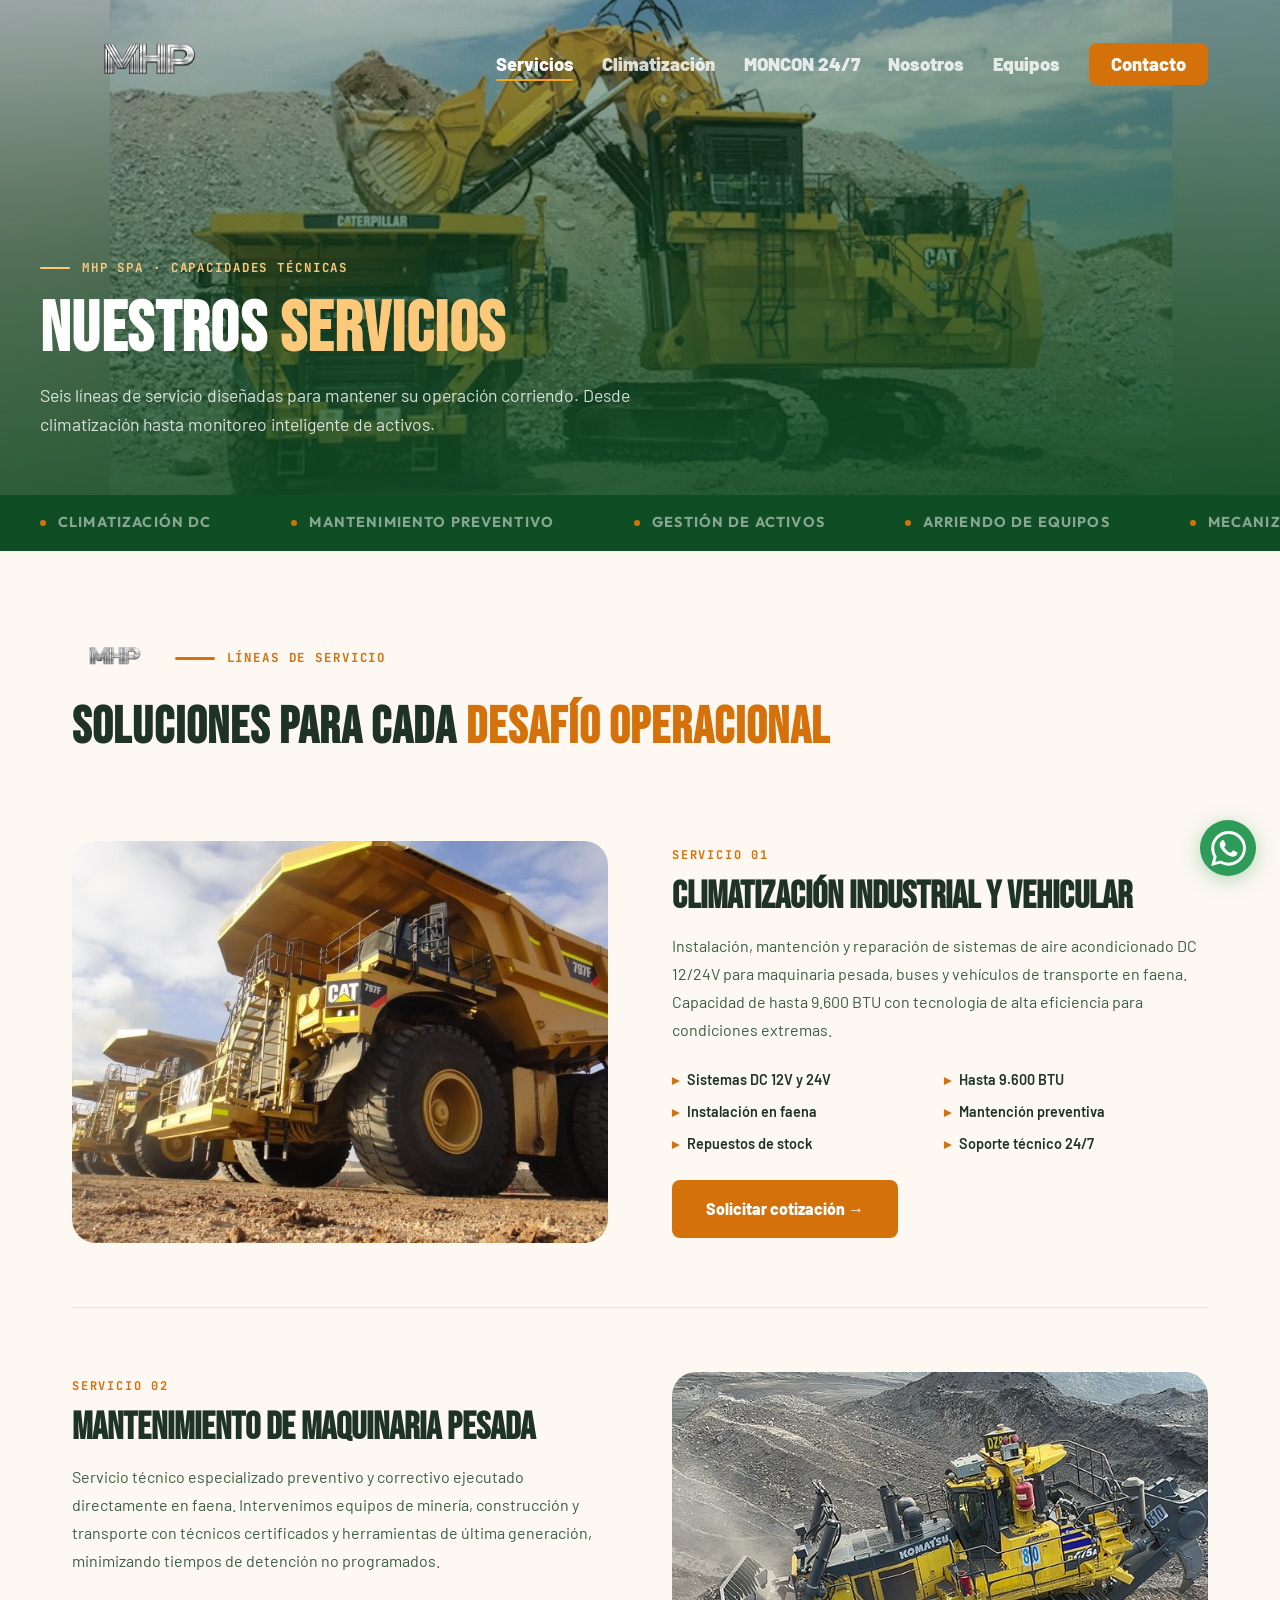
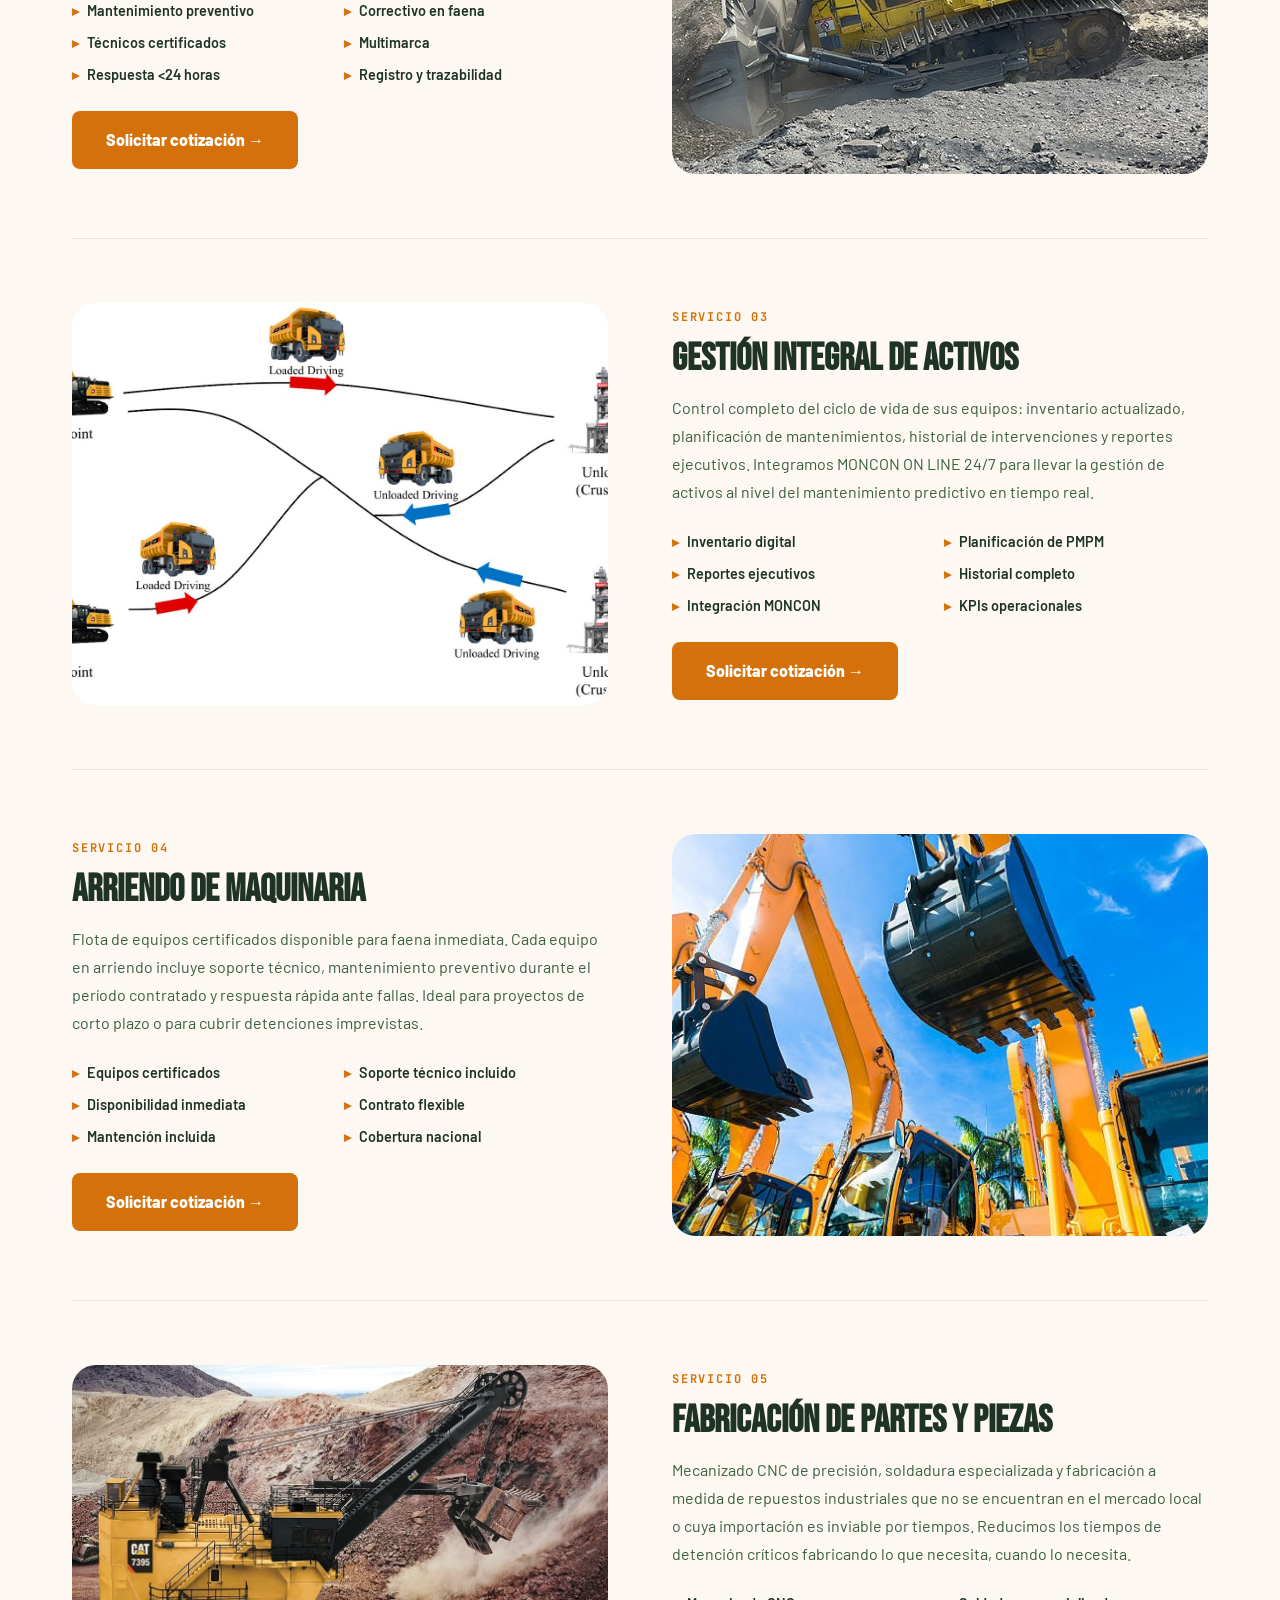
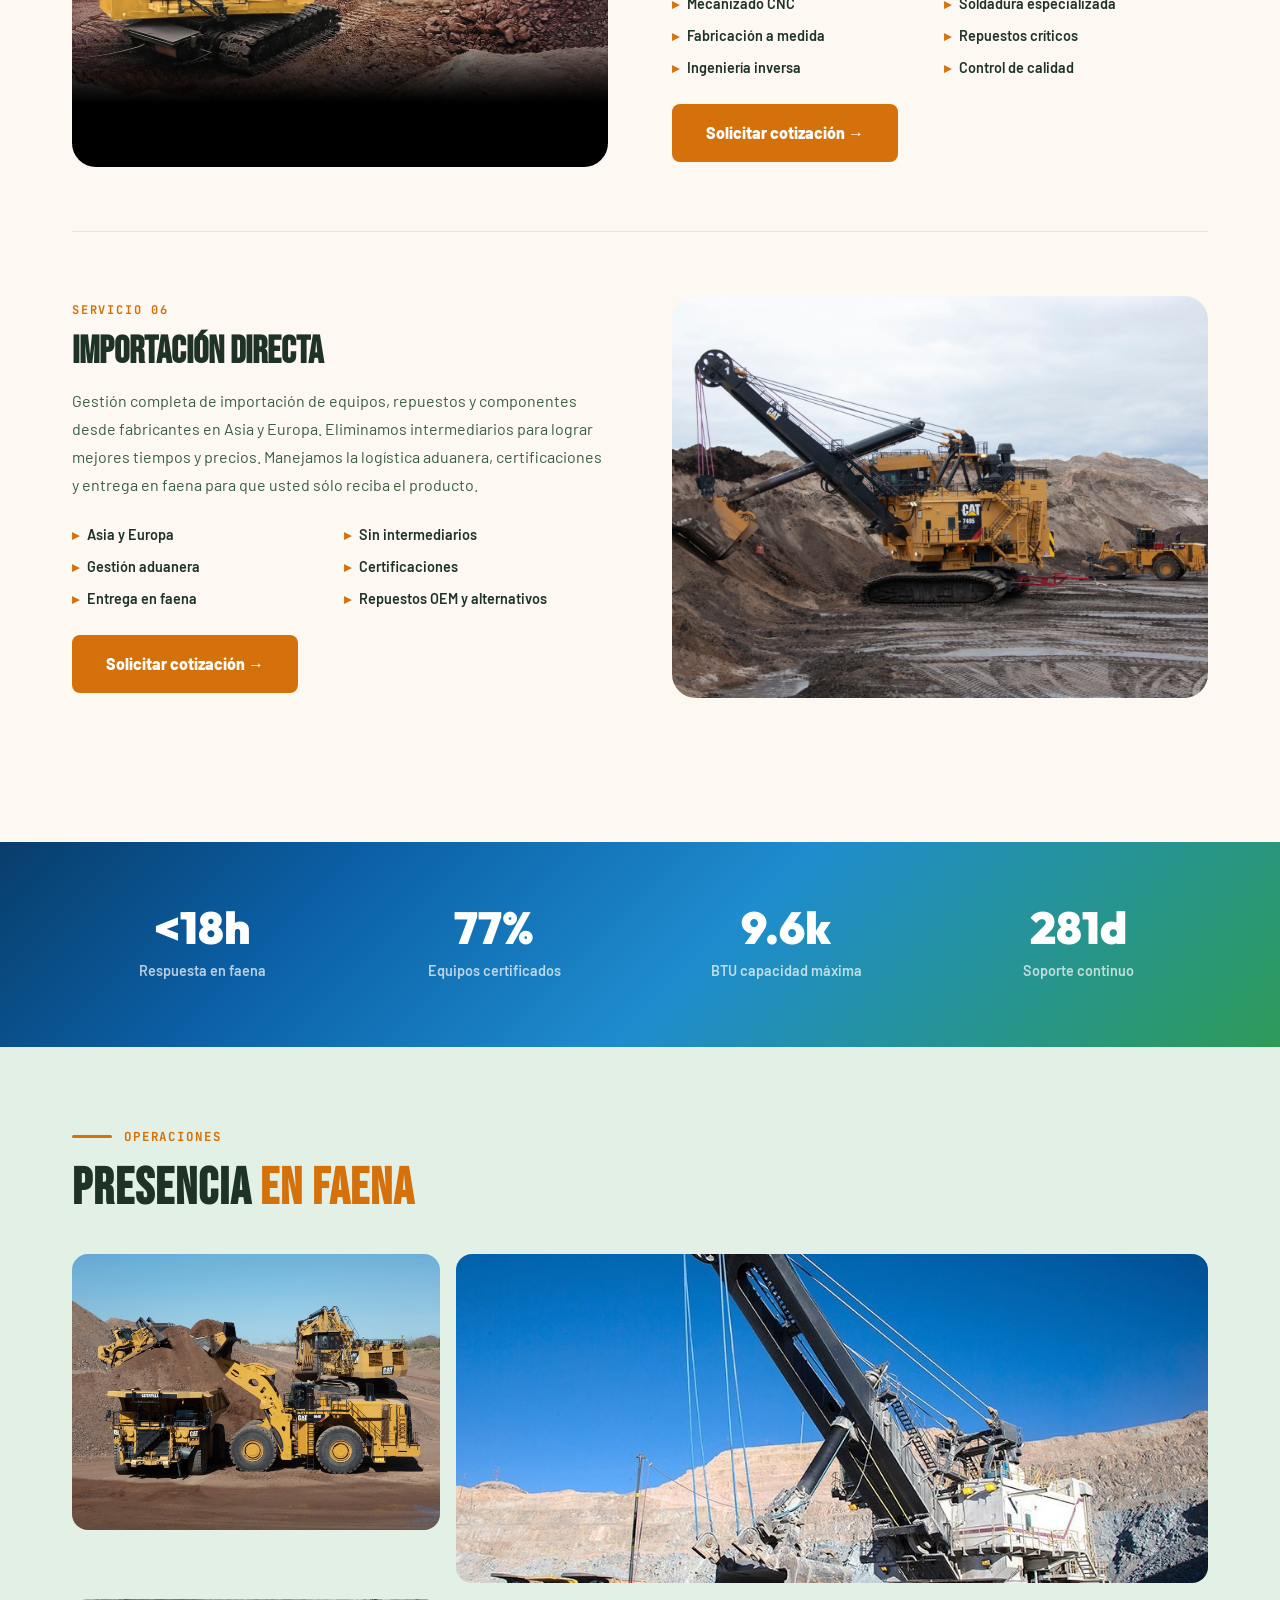
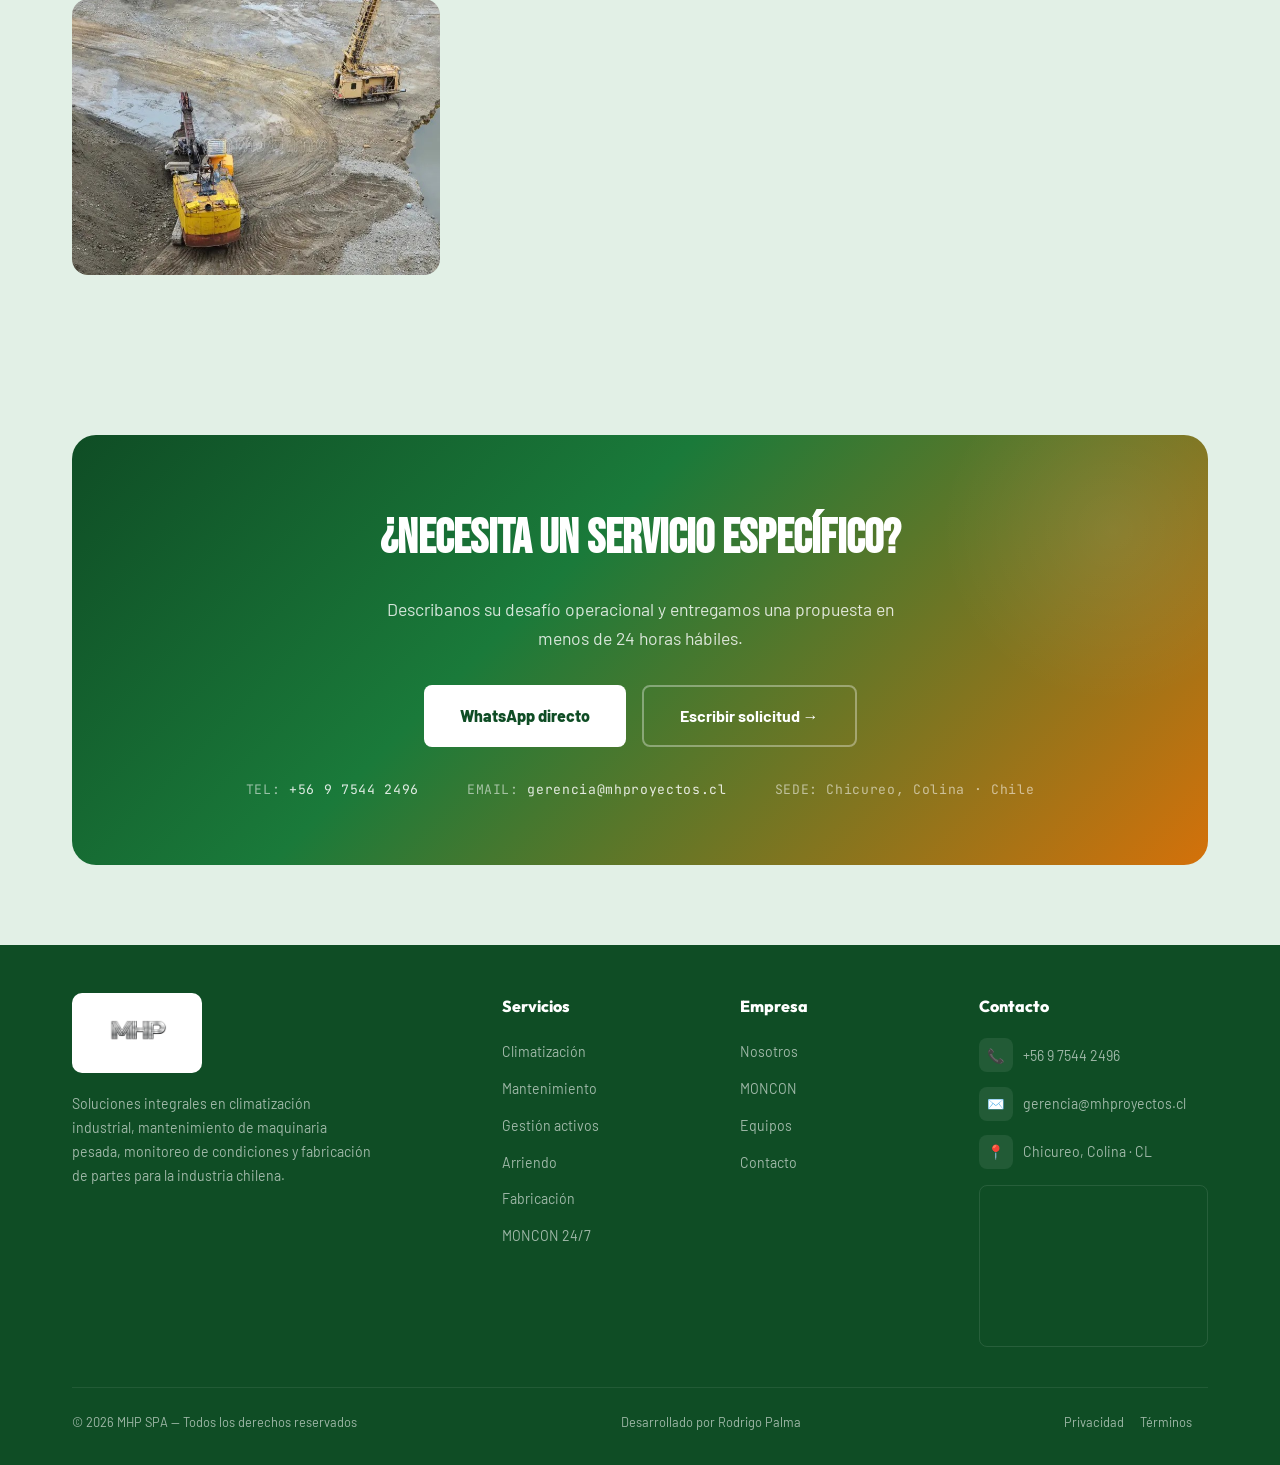
<file: servicios.html>
﻿<!DOCTYPE html>
<html lang="es">
<head>
  <meta charset="UTF-8">
  <meta name="viewport" content="width=device-width, initial-scale=1.0">
  <title>Servicios — MHP SPA</title>
  <meta name="description" content="Climatización industrial, mantenimiento de maquinaria pesada, gestión de activos, arriendo de equipos, fabricación de partes e importación directa. MHP SPA, Chile.">
  <meta name="robots" content="index, follow">
  <link rel="icon" type="image/png" href="assets/images/favicon.png">
  <link rel="preconnect" href="https://fonts.googleapis.com">
  <link rel="preconnect" href="https://fonts.gstatic.com" crossorigin>
  <link href="https://fonts.googleapis.com/css2?family=Bebas+Neue&family=Barlow:wght@400;500;600;700;800;900&family=JetBrains+Mono:wght@400;700&family=Outfit:wght@400;500;600;700;800;900&display=swap" rel="stylesheet">
  <link rel="stylesheet" href="css/base/variables.css">
  <link rel="stylesheet" href="css/base/reset.css">
  <link rel="stylesheet" href="css/utilities/animations.css">
  <link rel="stylesheet" href="css/components/nav.css?v=2">
  <link rel="stylesheet" href="css/components/buttons.css">
  <link rel="stylesheet" href="css/components/ticker.css">
  <link rel="stylesheet" href="css/layout/sections.css">
  <link rel="stylesheet" href="css/components/cards.css">
  <link rel="stylesheet" href="css/components/stats.css">
  <link rel="stylesheet" href="css/layout/images.css">
  <link rel="stylesheet" href="css/components/cta.css">
  <link rel="stylesheet" href="css/components/footer.css">
  <link rel="stylesheet" href="css/utilities/responsive.css">
  <link rel="stylesheet" href="css/pages/inner.css">
</head>
<body>

  <nav class="nav" id="nav" role="navigation" aria-label="Navegación principal">
    <div class="nav-in">
      <a href="index.html" class="nav-logo" aria-label="MHP SPA — Inicio">
        <img src="assets/images/mhp-logo-new.png" alt="Logotipo MHP SPA" height="64">
      </a>
      <ul class="nav-links" role="list">
        <li><a href="servicios.html">Servicios</a></li>
        <li><a href="climatizacion.html">Climatización</a></li>
        <li><a href="moncon.html">MONCON 24/7</a></li>
        <li><a href="nosotros.html">Nosotros</a></li>
        <li><a href="equipos.html">Equipos</a></li>
        <li><a href="contacto.html" class="nav-cta">Contacto</a></li>
      </ul>
      <button class="nav-burger" id="navBurger" aria-label="Abrir menu" aria-expanded="false"><span></span><span></span><span></span></button>
    </div>
  </nav>

  <main>

    <!-- ══ PAGE HERO ══ -->
    <section class="page-hero" aria-label="Servicios MHP SPA">
      <div class="page-hero-bg" aria-hidden="true">
        <img src="assets/images/equipo-pala-hidraulica-caex.jpg"
             alt="Pala hidráulica CAT cargando camión CAEX en faena minera"
             loading="eager" fetchpriority="high">
      </div>
      <div class="page-hero-ov" aria-hidden="true"></div>
      <div class="ct page-hero-ct">
        <div class="page-eyebrow">MHP SPA · Capacidades técnicas</div>
        <h1>NUESTROS <span class="o">SERVICIOS</span></h1>
        <p class="hero-lead">Seis líneas de servicio diseñadas para mantener su operación corriendo. Desde climatización hasta monitoreo inteligente de activos.</p>
      </div>
    </section>

    <!-- ══ TICKER ══ -->
    <div class="ticker" aria-hidden="true">
      <div class="ticker-tr">
        <div class="ticker-it"><span class="sep"></span>Climatización DC</div>
        <div class="ticker-it"><span class="sep"></span>Mantenimiento preventivo</div>
        <div class="ticker-it"><span class="sep"></span>Gestión de activos</div>
        <div class="ticker-it"><span class="sep"></span>Arriendo de equipos</div>
        <div class="ticker-it"><span class="sep"></span>Mecanizado CNC</div>
        <div class="ticker-it"><span class="sep"></span>Soldadura especializada</div>
        <div class="ticker-it"><span class="sep"></span>Importación directa</div>
        <div class="ticker-it"><span class="sep"></span>Soporte 24/7</div>
        <div class="ticker-it"><span class="sep"></span>Climatización DC</div>
        <div class="ticker-it"><span class="sep"></span>Mantenimiento preventivo</div>
        <div class="ticker-it"><span class="sep"></span>Gestión de activos</div>
        <div class="ticker-it"><span class="sep"></span>Arriendo de equipos</div>
        <div class="ticker-it"><span class="sep"></span>Mecanizado CNC</div>
        <div class="ticker-it"><span class="sep"></span>Soldadura especializada</div>
        <div class="ticker-it"><span class="sep"></span>Importación directa</div>
        <div class="ticker-it"><span class="sep"></span>Soporte 24/7</div>
      </div>
    </div>

    <!-- ══ SERVICIOS DETALLADOS ══ -->
    <section class="sec sec-w" aria-labelledby="srv-det-titulo">
      <div class="ct">
        <div class="stag-row">
          <img src="assets/images/mhp-logo-new.png" alt="" aria-hidden="true" height="38" loading="lazy">
          <div class="stag">Líneas de servicio</div>
        </div>
        <h2 class="stit" id="srv-det-titulo">SOLUCIONES PARA CADA <span class="o">DESAFÍO OPERACIONAL</span></h2>

        <!-- 01 Climatización -->
        <div class="srv-detail">
          <div class="srv-detail-img">
            <img src="assets/images/equipo-camiones-caex-cat797f.jpg"
                 alt="Flota de camiones CAEX CAT 797F que requieren climatización DC"
                 loading="lazy" width="900" height="675">
          </div>
          <div class="srv-detail-txt">
            <div class="srv-detail-num">Servicio 01</div>
            <h3>CLIMATIZACIÓN INDUSTRIAL Y VEHICULAR</h3>
            <p>Instalación, mantención y reparación de sistemas de aire acondicionado DC 12/24V para maquinaria pesada, buses y vehículos de transporte en faena. Capacidad de hasta 9.600 BTU con tecnología de alta eficiencia para condiciones extremas.</p>
            <ul class="srv-detail-list">
              <li>Sistemas DC 12V y 24V</li>
              <li>Hasta 9.600 BTU</li>
              <li>Instalación en faena</li>
              <li>Mantención preventiva</li>
              <li>Repuestos de stock</li>
              <li>Soporte técnico 24/7</li>
            </ul>
            <a href="contacto.html" class="btn btn-o">Solicitar cotización →</a>
          </div>
        </div>

        <!-- 02 Mantenimiento -->
        <div class="srv-detail reverse">
          <div class="srv-detail-img">
            <img src="assets/images/equipo-bulldozer-komatsu-d375.jpg"
                 alt="Bulldozer Komatsu D375A en operación de mantenimiento en faena minera"
                 loading="lazy" width="900" height="675">
          </div>
          <div class="srv-detail-txt">
            <div class="srv-detail-num">Servicio 02</div>
            <h3>MANTENIMIENTO DE MAQUINARIA PESADA</h3>
            <p>Servicio técnico especializado preventivo y correctivo ejecutado directamente en faena. Intervenimos equipos de minería, construcción y transporte con técnicos certificados y herramientas de última generación, minimizando tiempos de detención no programados.</p>
            <ul class="srv-detail-list">
              <li>Mantenimiento preventivo</li>
              <li>Correctivo en faena</li>
              <li>Técnicos certificados</li>
              <li>Multimarca</li>
              <li>Respuesta &lt;24 horas</li>
              <li>Registro y trazabilidad</li>
            </ul>
            <a href="contacto.html" class="btn btn-o">Solicitar cotización →</a>
          </div>
        </div>

        <!-- 03 Gestión de activos -->
        <div class="srv-detail">
          <div class="srv-detail-img">
            <img src="assets/images/diagrama-ciclo-acarreo.jpg"
                 alt="Diagrama de ciclo de acarreo minero para gestión de activos"
                 loading="lazy" width="900" height="675">
          </div>
          <div class="srv-detail-txt">
            <div class="srv-detail-num">Servicio 03</div>
            <h3>GESTIÓN INTEGRAL DE ACTIVOS</h3>
            <p>Control completo del ciclo de vida de sus equipos: inventario actualizado, planificación de mantenimientos, historial de intervenciones y reportes ejecutivos. Integramos MONCON ON LINE 24/7 para llevar la gestión de activos al nivel del mantenimiento predictivo en tiempo real.</p>
            <ul class="srv-detail-list">
              <li>Inventario digital</li>
              <li>Planificación de PMPM</li>
              <li>Reportes ejecutivos</li>
              <li>Historial completo</li>
              <li>Integración MONCON</li>
              <li>KPIs operacionales</li>
            </ul>
            <a href="contacto.html" class="btn btn-o">Solicitar cotización →</a>
          </div>
        </div>

        <!-- 04 Arriendo -->
        <div class="srv-detail reverse">
          <div class="srv-detail-img">
            <img src="assets/images/equipo-flota-excavadoras.jpg"
                 alt="Flota de excavadoras disponibles para arriendo inmediato"
                 loading="lazy" width="900" height="675">
          </div>
          <div class="srv-detail-txt">
            <div class="srv-detail-num">Servicio 04</div>
            <h3>ARRIENDO DE MAQUINARIA</h3>
            <p>Flota de equipos certificados disponible para faena inmediata. Cada equipo en arriendo incluye soporte técnico, mantenimiento preventivo durante el período contratado y respuesta rápida ante fallas. Ideal para proyectos de corto plazo o para cubrir detenciones imprevistas.</p>
            <ul class="srv-detail-list">
              <li>Equipos certificados</li>
              <li>Soporte técnico incluido</li>
              <li>Disponibilidad inmediata</li>
              <li>Contrato flexible</li>
              <li>Mantención incluida</li>
              <li>Cobertura nacional</li>
            </ul>
            <a href="contacto.html" class="btn btn-o">Solicitar cotización →</a>
          </div>
        </div>

        <!-- 05 Fabricación -->
        <div class="srv-detail">
          <div class="srv-detail-img">
            <img src="assets/images/equipo-pala-cable-cat7395.jpg"
                 alt="Pala de cable CAT 7395 para la que se fabrican partes y repuestos a medida"
                 loading="lazy" width="900" height="675">
          </div>
          <div class="srv-detail-txt">
            <div class="srv-detail-num">Servicio 05</div>
            <h3>FABRICACIÓN DE PARTES Y PIEZAS</h3>
            <p>Mecanizado CNC de precisión, soldadura especializada y fabricación a medida de repuestos industriales que no se encuentran en el mercado local o cuya importación es inviable por tiempos. Reducimos los tiempos de detención críticos fabricando lo que necesita, cuando lo necesita.</p>
            <ul class="srv-detail-list">
              <li>Mecanizado CNC</li>
              <li>Soldadura especializada</li>
              <li>Fabricación a medida</li>
              <li>Repuestos críticos</li>
              <li>Ingeniería inversa</li>
              <li>Control de calidad</li>
            </ul>
            <a href="contacto.html" class="btn btn-o">Solicitar cotización →</a>
          </div>
        </div>

        <!-- 06 Importación -->
        <div class="srv-detail reverse">
          <div class="srv-detail-img">
            <img src="assets/images/equipo-pala-cable-cat7495.jpg"
                 alt="Pala de cable CAT 7495 — equipos y componentes disponibles vía importación directa"
                 loading="lazy" width="900" height="675">
          </div>
          <div class="srv-detail-txt">
            <div class="srv-detail-num">Servicio 06</div>
            <h3>IMPORTACIÓN DIRECTA</h3>
            <p>Gestión completa de importación de equipos, repuestos y componentes desde fabricantes en Asia y Europa. Eliminamos intermediarios para lograr mejores tiempos y precios. Manejamos la logística aduanera, certificaciones y entrega en faena para que usted sólo reciba el producto.</p>
            <ul class="srv-detail-list">
              <li>Asia y Europa</li>
              <li>Sin intermediarios</li>
              <li>Gestión aduanera</li>
              <li>Certificaciones</li>
              <li>Entrega en faena</li>
              <li>Repuestos OEM y alternativos</li>
            </ul>
            <a href="contacto.html" class="btn btn-o">Solicitar cotización →</a>
          </div>
        </div>

      </div>
    </section>

    <!-- ══ STATS BAR ══ -->
    <section class="stats-bar" aria-label="Indicadores operacionales">
      <div class="ct"><div class="stats-gr" role="list">
        <div role="listitem"><div class="stat-n">&lt;24h</div><div class="stat-t">Respuesta en faena</div></div>
        <div role="listitem"><div class="stat-n">100%</div><div class="stat-t">Equipos certificados</div></div>
        <div role="listitem"><div class="stat-n">9.6k</div><div class="stat-t">BTU capacidad máxima</div></div>
        <div role="listitem"><div class="stat-n">365d</div><div class="stat-t">Soporte continuo</div></div>
      </div></div>
    </section>

    <!-- ══ GALERÍA OPERACIONAL ══ -->
    <section class="sec sec-g" aria-labelledby="galeria-titulo">
      <div class="ct">
        <div class="stag">Operaciones</div>
        <h2 class="stit" id="galeria-titulo">PRESENCIA <span class="o">EN FAENA</span></h2>
        <div class="gallery-grid">
          <div class="gallery-item">
            <img src="assets/images/equipo-cargador-frontal-cat994k.jpg"
                 alt="CAT 994K cargador frontal operando con CAEX Caterpillar" loading="lazy">
            <div class="gallery-caption">CAT 994K · Cargador Frontal</div>
          </div>
          <div class="gallery-item wide">
            <img src="assets/images/equipo-pala-cable-gigante.jpg"
                 alt="Pala de cable gigante con mineros para escala en faena de cobre" loading="lazy">
            <div class="gallery-caption">Pala de cable · Escala industrial</div>
          </div>
          <div class="gallery-item">
            <img src="assets/images/equipo-excavadora-perforadora.jpg"
                 alt="Vista aérea de excavadora y perforadora en faena minera" loading="lazy">
            <div class="gallery-caption">Excavadora + perforadora · Vista aérea</div>
          </div>
        </div>
      </div>
    </section>

    <!-- ══ CTA ══ -->
    <section class="cta-sec" id="contacto" aria-labelledby="cta-titulo">
      <div class="ct">
        <div class="cta-bx">
          <h2 id="cta-titulo">¿NECESITA UN SERVICIO ESPECÍFICO?</h2>
          <p>Describanos su desafío operacional y entregamos una propuesta en menos de 24 horas hábiles.</p>
          <div class="cta-bs">
            <a href="https://wa.me/56975442496" class="btn-wh" rel="noopener noreferrer">WhatsApp directo</a>
            <a href="contacto.html" class="btn-ow">Escribir solicitud →</a>
          </div>
          <div class="cta-ct">
            <div class="cta-ci">TEL: <a href="tel:+56975442496">+56 9 7544 2496</a></div>
            <div class="cta-ci">EMAIL: <a href="mailto:gerencia@mhproyectos.cl">gerencia@mhproyectos.cl</a></div>
            <div class="cta-ci">SEDE: Chicureo, Colina · Chile</div>
          </div>
        </div>
      </div>
    </section>

  </main>

  <footer class="footer" role="contentinfo">
    <div class="ct">
      <div class="ft-gr">
        <div class="ft-brand">
          <div class="ft-logo">
            <img src="assets/images/mhp-logo-new.png" alt="Logotipo MHP SPA" height="44" loading="lazy">
          </div>
          <p>Soluciones integrales en climatización industrial, mantenimiento de maquinaria pesada, monitoreo de condiciones y fabricación de partes para la industria chilena.</p>
        </div>
        <nav class="ft-col" aria-label="Servicios">
          <h4>Servicios</h4>
          <ul>
            <li><a href="servicios.html">Climatización</a></li>
            <li><a href="servicios.html">Mantenimiento</a></li>
            <li><a href="servicios.html">Gestión activos</a></li>
            <li><a href="servicios.html">Arriendo</a></li>
            <li><a href="servicios.html">Fabricación</a></li>
            <li><a href="moncon.html">MONCON 24/7</a></li>
          </ul>
        </nav>
        <nav class="ft-col" aria-label="Empresa">
          <h4>Empresa</h4>
          <ul>
            <li><a href="nosotros.html">Nosotros</a></li>
            <li><a href="moncon.html">MONCON</a></li>
            <li><a href="equipos.html">Equipos</a></li>
            <li><a href="contacto.html">Contacto</a></li>
          </ul>
        </nav>
        <div class="ft-col">
          <h4>Contacto</h4>
          <div class="ft-ci"><span class="fi" aria-hidden="true">📞</span><a href="tel:+56975442496">+56 9 7544 2496</a></div>
          <div class="ft-ci"><span class="fi" aria-hidden="true">✉️</span><a href="mailto:gerencia@mhproyectos.cl">gerencia@mhproyectos.cl</a></div>
          <div class="ft-ci"><span class="fi" aria-hidden="true">📍</span><span>Chicureo, Colina · CL</span></div>
          <div class="ft-map">
            <iframe
              src="https://maps.google.com/maps?q=Chicureo%2C+Colina%2C+RM%2C+Chile&output=embed&z=13"
              width="100%"
              height="160"
              style="border:0"
              loading="lazy"
              referrerpolicy="no-referrer-when-downgrade"
              title="Ubicación MHP SPA — Chicureo, Colina"
              aria-label="Mapa de ubicación en Chicureo, Colina, Chile"></iframe>
          </div>
        </div>
      </div>
      <div class="ft-bar">
        <span>© 2026 MHP SPA — Todos los derechos reservados</span>
        <span>Desarrollado por Rodrigo Palma</span>
        <span><a href="#">Privacidad</a><a href="#">Términos</a></span>
      </div>
    </div>
  </footer>

  <a href="https://wa.me/56975442496" class="whatsapp-float" aria-label="Contactar por WhatsApp" rel="noopener noreferrer" target="_blank"><svg xmlns="http://www.w3.org/2000/svg" viewBox="0 0 24 24" aria-hidden="true"><path d="M17.472 14.382c-.297-.149-1.758-.867-2.03-.967-.273-.099-.471-.148-.67.15-.197.297-.767.966-.94 1.164-.173.199-.347.223-.644.075-.297-.15-1.255-.463-2.39-1.475-.883-.788-1.48-1.761-1.653-2.059-.173-.297-.018-.458.13-.606.134-.133.298-.347.446-.52.149-.174.198-.298.298-.497.099-.198.05-.371-.025-.52-.075-.149-.669-1.612-.916-2.207-.242-.579-.487-.5-.669-.51-.173-.008-.371-.01-.57-.01-.198 0-.52.074-.792.372-.272.297-1.04 1.016-1.04 2.479 0 1.462 1.065 2.875 1.213 3.074.149.198 2.096 3.2 5.077 4.487.709.306 1.262.489 1.694.625.712.227 1.36.195 1.871.118.571-.085 1.758-.719 2.006-1.413.248-.694.248-1.289.173-1.413-.074-.124-.272-.198-.57-.347m-5.421 7.403h-.004a9.87 9.87 0 01-5.031-1.378l-.361-.214-3.741.982.998-3.648-.235-.374a9.86 9.86 0 01-1.51-5.26c.001-5.45 4.436-9.884 9.888-9.884 2.64 0 5.122 1.03 6.988 2.898a9.825 9.825 0 012.893 6.994c-.003 5.45-4.437 9.884-9.885 9.884m8.413-18.297A11.815 11.815 0 0012.05 0C5.495 0 .16 5.335.157 11.892c0 2.096.547 4.142 1.588 5.945L.057 24l6.305-1.654a11.882 11.882 0 005.683 1.448h.005c6.554 0 11.89-5.335 11.893-11.893a11.821 11.821 0 00-3.48-8.413z"/></svg></a>
  <script type="module" src="js/main.js"></script>
</body>
</html>
</file>
<file: css/base/variables.css>
/* ============================================================
   DESIGN TOKENS — Edit here to retheme the entire site
   ============================================================ */

:root {
  /* ── Brand: Orange ── */
  --orange:     #D4710A;
  --orange-l:   #F5A623;
  --orange-g:   #FCC97A;
  --orange-50:  #FEF0E1;
  --orange-100: #FCDDB3;

  /* ── Brand: Green ── */
  --green-50:  #E6F5EC;
  --green-100: #C2E8D0;
  --green-200: #7DD4A0;
  --green-400: #2E9B58;
  --green-600: #1A7A3A;
  --green-800: #0F4D25;

  /* ── Brand: Sky Blue ── */
  --sky:    #1E8CCE;
  --sky-d:  #0B5FA5;
  --sky-dd: #083D6B;

  /* ── Backgrounds ── */
  --bg:  #EFF7F1;
  --bg2: #E2F0E6;
  --bg3: #E8F1EA;
  --bgw: #FDF8F2;
  --bgc: #FAFDFB;

  /* ── Text ── */
  --td:  #1E3326;
  --tm:  #3A5E42;
  --tmu: #5E8A68;
  --tl:  #8A9BAA;
  --tll: #A8CDB0;

  /* ── Border ── */
  --bd: rgba(30, 51, 38, 0.1);

  /* ── Typography ── */
  --fd: 'Outfit', sans-serif;       /* Display / UI */
  --fb: 'Barlow', sans-serif;       /* Body text    */
  --fm: 'JetBrains Mono', monospace;/* Mono / tags  */
  --fh: 'Bebas Neue', sans-serif;   /* Headings     */

  /* ── Border Radius ── */
  --rr: 8px;   /* Small  */
  --rl: 16px;  /* Medium */
  --rx: 24px;  /* Large  */

  /* ── Breakpoints (CSS-only reference, used in responsive.css) ── */
  /* --bp-md: 900px */
  /* --bp-sm: 600px */
}
</file>
<file: css/utilities/animations.css>
/* ============================================================
   KEYFRAME ANIMATIONS
   ============================================================ */

/* Fade Up — used in hero section */
@keyframes fu {
  from { opacity: 0; transform: translateY(30px); }
  to   { opacity: 1; transform: translateY(0); }
}

/* Pulse — used in live indicator dots */
@keyframes pu {
  0%, 100% { opacity: 1; transform: scale(1); }
  50%       { opacity: 0.5; transform: scale(1.3); }
}

/* Scroll — used in ticker marquee (-50% because content is doubled for seamless loop) */
@keyframes sc {
  0%   { transform: translateX(0); }
  100% { transform: translateX(-50%); }
}
</file>
<file: css/components/nav.css>
/* ============================================================
   NAVIGATION
   ============================================================ */

.nav {
  position: fixed;
  top: 0;
  left: 0;
  right: 0;
  z-index: 100;
  padding: 0.9rem 0;
  transition: all 0.4s;
}

/* Scrolled state — glassmorphism effect */
.nav.sc {
  background: rgba(240, 247, 242, 0.96);
  backdrop-filter: blur(20px);
  box-shadow: 0 2px 30px rgba(0, 0, 0, 0.08);
  padding: 0.6rem 0;
}

.nav-in {
  display: flex;
  align-items: center;
  justify-content: space-between;
  max-width: 1200px;
  margin: 0 auto;
  padding: 0 2rem;
}

/* ── Logo ── */
.nav-logo {
  display: flex;
  align-items: center;
  gap: 12px;
  font-family: var(--fd);
  font-weight: 900;
  font-size: 1.6rem;
  color: #fff;
  transition: color 0.4s;
}

.nav-logo img {
  height: 100px;
  width: auto;
  max-width: 320px;
  object-fit: contain;
  border-radius: 6px;
  transition: opacity 0.4s;
}

.nav-logo em {
  font-style: normal;
  color: var(--orange-l);
}

.nav.sc .nav-logo     { color: var(--td); }
.nav.sc .nav-logo em  { color: var(--orange); }

/* ── Links ── */
.nav-links {
  display: flex;
  align-items: center;
  gap: 1.8rem;
}

.nav-links a {
  font-size: 1.15rem;
  font-weight: 900;
  color: rgba(255, 255, 255, 0.8);
  padding: 4px 0;
  position: relative;
}

.nav-links a::after {
  content: '';
  position: absolute;
  bottom: -2px;
  left: 0;
  width: 0;
  height: 2px;
  background: var(--orange-l);
  transition: width 0.3s;
  border-radius: 2px;
}

.nav-links a:hover           { color: #fff; }
.nav-links a:hover::after    { width: 100%; }

.nav.sc .nav-links a         { color: var(--tmu); }
.nav.sc .nav-links a:hover   { color: var(--orange); }
.nav.sc .nav-links a::after  { background: var(--orange); }

/* ── CTA Button in Nav ── */
.nav-cta {
  background: var(--orange) !important;
  color: #fff !important;
  padding: 10px 22px !important;
  border-radius: var(--rr);
  font-weight: 800 !important;
}

.nav-cta:hover {
  background: var(--orange-l) !important;
  transform: translateY(-1px);
}

.nav-cta::after { display: none !important; }

/* ── Hamburger button ── */
.nav-burger {
  display: none;
  flex-direction: column;
  justify-content: center;
  gap: 5px;
  background: none;
  border: none;
  cursor: pointer;
  padding: 6px;
}

.nav-burger span {
  display: block;
  width: 26px;
  height: 3px;
  background: #fff;
  border-radius: 3px;
  transition: transform 0.3s, opacity 0.3s;
}

.nav.sc .nav-burger span { background: var(--td); }

/* X animation */
.nav.open .nav-burger span:nth-child(1) { transform: translateY(8px) rotate(45deg); background: #fff; }
.nav.open .nav-burger span:nth-child(2) { opacity: 0; }
.nav.open .nav-burger span:nth-child(3) { transform: translateY(-8px) rotate(-45deg); background: #fff; }

/* Nav por encima del overlay cuando el menú está abierto */
.nav.open {
  z-index: 9999;
  backdrop-filter: none !important;
}

/* ── Mobile overlay — generado en el body por JS, sin padre con backdrop-filter ── */
.mobile-overlay {
  display: none;
  position: fixed;
  inset: 0;
  background: #0F4D25;
  flex-direction: column;
  align-items: center;
  justify-content: center;
  gap: 2rem;
  z-index: 9000;
  opacity: 0;
  pointer-events: none;
  transition: opacity 0.3s;
}

.mobile-overlay.open {
  opacity: 1;
  pointer-events: all;
}

.mobile-overlay a {
  font-size: 1.6rem;
  color: rgba(255,255,255,0.85);
  font-weight: 800;
  text-decoration: none;
}

.mobile-overlay a:hover { color: #fff; }

.mobile-overlay a.nav-cta {
  font-size: 1.1rem !important;
  padding: 12px 36px !important;
  margin-top: 0.5rem;
}

@media (max-width: 900px) {
  .nav-burger        { display: flex; }
  .nav .nav-links    { display: none; }
  .mobile-overlay    { display: flex; }

  .mobile-overlay .nav-links {
    display: flex !important;
    flex-direction: column;
    align-items: center;
    gap: 2rem;
  }
}
</file>
<file: css/components/hero.css>
/* ============================================================
   HERO SECTION
   ============================================================ */

.hero {
  position: relative;
  min-height: 100vh;
  display: flex;
  align-items: center;
  overflow: hidden;
}

/* ── Background image layer ── */
.hero-bg {
  position: absolute;
  inset: 0;
  z-index: 0;
}

.hero-bg img {
  width: 100%;
  height: 100%;
  object-fit: cover;
}

/* ── Color overlays ── */
.hero-ov {
  position: absolute;
  inset: 0;
  background: linear-gradient(
    180deg,
    rgba(8, 61, 107, 0.82)   0%,
    rgba(30, 140, 206, 0.55) 50%,
    rgba(46, 155, 88, 0.65)  100%
  );
  z-index: 1;
}

.hero-gr {
  position: absolute;
  inset: 0;
  background: linear-gradient(
    135deg,
    var(--sky-dd)    0%,
    var(--sky-d)    25%,
    var(--sky)      55%,
    var(--green-400) 100%
  );
  opacity: 0.55;
  z-index: 1;
  mix-blend-mode: multiply;
}

/* ── Content ── */
.hero-ct {
  position: relative;
  z-index: 2;
  max-width: 750px;
  padding-top: 7rem;
}

/* Badge */
.hero-badge {
  display: inline-flex;
  align-items: center;
  gap: 8px;
  background: rgba(255, 255, 255, 0.12);
  backdrop-filter: blur(10px);
  border: 1px solid rgba(255, 255, 255, 0.15);
  padding: 8px 18px;
  border-radius: 50px;
  font-size: 0.85rem;
  font-weight: 500;
  color: rgba(255, 255, 255, 0.9);
  margin-bottom: 2rem;
  animation: fu 0.8s ease;
}

.hero-badge .dot {
  width: 8px;
  height: 8px;
  background: var(--green-200);
  border-radius: 50%;
  animation: pu 2s infinite;
}

/* Logo row inside hero */
.hero-logo-row {
  display: flex;
  align-items: center;
  gap: 1.5rem;
  margin-bottom: 1rem;
}

.hero-logo-row img {
  height: 80px;
  width: auto;
  filter: brightness(10);
}

/* Heading */
.hero h1 {
  font-family: var(--fd);
  font-size: clamp(3rem, 6.5vw, 4.8rem);
  font-weight: 900;
  color: #fff;
  line-height: 1.05;
  letter-spacing: -0.03em;
  margin-bottom: 1.5rem;
  animation: fu 0.8s 0.15s ease both;
}

.hero h1 .acc {
  background: linear-gradient(135deg, var(--orange-g), var(--green-200));
  -webkit-background-clip: text;
  -webkit-text-fill-color: transparent;
  background-clip: text;
}

/* Description */
.hero-desc {
  font-size: 1.2rem;
  color: rgba(255, 255, 255, 0.85);
  max-width: 580px;
  line-height: 1.7;
  margin-bottom: 2.5rem;
  animation: fu 0.8s 0.3s ease both;
}

/* CTA buttons row */
.hero-btns {
  display: flex;
  gap: 1rem;
  flex-wrap: wrap;
  margin-bottom: 3rem;
  animation: fu 0.8s 0.45s ease both;
}

/* Stats row */
.hero-stats {
  display: flex;
  gap: 2.5rem;
  animation: fu 0.8s 0.6s ease both;
}

.hero-stat-v {
  font-family: var(--fd);
  font-size: 2.2rem;
  font-weight: 900;
  color: #fff;
}

.hero-stat-l {
  font-size: 0.82rem;
  color: rgba(255, 255, 255, 0.6);
  font-weight: 600;
  text-transform: uppercase;
  letter-spacing: 0.06em;
}
</file>
<file: css/components/buttons.css>
/* ============================================================
   BUTTONS — All variants
   ============================================================ */

.btn {
  display: inline-flex;
  align-items: center;
  gap: 10px;
  padding: 16px 34px;
  border-radius: var(--rr);
  font-family: var(--fb);
  font-size: 1rem;
  font-weight: 800;
  cursor: pointer;
  border: none;
  transition: all 0.3s;
}

/* White — used on hero (dark background) */
.btn-w {
  background: #fff;
  color: var(--sky-dd);
  box-shadow: 0 4px 20px rgba(0, 0, 0, 0.15);
}
.btn-w:hover {
  transform: translateY(-2px);
  box-shadow: 0 8px 30px rgba(0, 0, 0, 0.2);
}

/* Ghost — used on hero (dark background) */
.btn-g {
  background: rgba(255, 255, 255, 0.1);
  color: #fff;
  border: 1.5px solid rgba(255, 255, 255, 0.25);
  backdrop-filter: blur(8px);
}
.btn-g:hover {
  background: rgba(255, 255, 255, 0.2);
  border-color: rgba(255, 255, 255, 0.4);
}

/* Orange solid */
.btn-o {
  background: var(--orange);
  color: #fff;
}
.btn-o:hover {
  background: var(--orange-l);
  transform: translateY(-2px);
  box-shadow: 0 8px 30px rgba(212, 113, 10, 0.25);
}

/* Orange outlined */
.btn-ol {
  background: transparent;
  color: var(--td);
  border: 2px solid var(--green-400);
}
.btn-ol:hover {
  border-color: var(--orange);
  color: var(--orange);
}

/* Large modifier — used in uniq section CTA */
.btn-lg {
  font-size: 1.1rem;
  padding: 18px 44px;
}

/* White solid — used inside dark CTA box */
.btn-wh {
  display: inline-flex;
  align-items: center;
  padding: 16px 36px;
  background: #fff;
  color: var(--green-800);
  font-weight: 800;
  font-size: 1rem;
  border-radius: var(--rr);
  border: none;
  cursor: pointer;
  transition: all 0.3s;
}
.btn-wh:hover {
  transform: translateY(-2px);
  box-shadow: 0 10px 30px rgba(0, 0, 0, 0.2);
}

/* Outlined white — used inside dark CTA box */
.btn-ow {
  display: inline-flex;
  align-items: center;
  padding: 16px 36px;
  background: transparent;
  color: #fff;
  font-weight: 700;
  font-size: 1rem;
  border-radius: var(--rr);
  border: 2px solid rgba(255, 255, 255, 0.35);
  cursor: pointer;
  transition: all 0.3s;
}
.btn-ow:hover {
  background: rgba(255, 255, 255, 0.1);
  border-color: rgba(255, 255, 255, 0.6);
}
</file>
<file: css/components/ticker.css>
/* ============================================================
   TICKER / MARQUEE BAR
   ============================================================ */

.ticker {
  background: var(--green-800);
  padding: 1rem 0;
  overflow: hidden;
}

.ticker-tr {
  display: flex;
  animation: sc 25s linear infinite;
  width: max-content;
}

.ticker-it {
  display: flex;
  align-items: center;
  gap: 12px;
  padding: 0 2.5rem;
  font-family: var(--fd);
  font-size: 0.9rem;
  font-weight: 700;
  color: rgba(255, 255, 255, 0.5);
  text-transform: uppercase;
  letter-spacing: 0.08em;
  white-space: nowrap;
}

.ticker-it .sep {
  width: 6px;
  height: 6px;
  background: var(--orange);
  border-radius: 50%;
  flex-shrink: 0;
}
</file>
<file: css/layout/sections.css>
/* ============================================================
   SECTION WRAPPERS & SHARED HEADINGS
   ============================================================ */

/* ── Section base ── */
.sec   { padding: 5rem 0; }
.sec-g { background: var(--bg2); }
.sec-w { background: var(--bgw); }
.sec-l { background: var(--bg); }
.sec-b { background: var(--bg3); }

/* ── Section tag (eyebrow label) ── */
.stag {
  font-family: var(--fm);
  font-size: 0.78rem;
  color: var(--orange);
  letter-spacing: 0.15em;
  text-transform: uppercase;
  margin-bottom: 1rem;
  display: flex;
  align-items: center;
  gap: 12px;
  font-weight: 700;
}

.stag::before {
  content: '';
  width: 40px;
  height: 3px;
  background: var(--orange);
  border-radius: 3px;
  flex-shrink: 0;
}

/* Tag row with logo */
.stag-row {
  display: flex;
  align-items: center;
  gap: 1.25rem;
  margin-bottom: 1rem;
}

.stag-row img {
  height: 55px;
  width: auto;
}

.stag-row .stag { margin-bottom: 0; }

/* ── Section title ── */
.stit {
  font-family: var(--fh);
  font-size: clamp(2.2rem, 4.5vw, 3.2rem);
  color: var(--td);
  letter-spacing: 0.02em;
  line-height: 1;
  margin-bottom: 1.5rem;
}

.stit .o { color: var(--orange); }
.stit .g { color: var(--green-400); }

/* ── Section description ── */
.sdesc {
  font-size: 1.05rem;
  color: var(--tmu);
  max-width: 600px;
}
</file>
<file: css/components/cards.css>
/* ============================================================
   CARDS — Services, Value props, Architecture nodes
   ============================================================ */

/* ──────────────────────────────────
   Service Cards
   ────────────────────────────────── */

.srv-grid {
  display: grid;
  grid-template-columns: repeat(auto-fit, minmax(340px, 1fr));
  gap: 1.5rem;
  margin-top: 2.5rem;
}

.srv-card {
  background: var(--bgc);
  border-radius: var(--rl);
  padding: 2rem;
  border: 1px solid var(--bd);
  position: relative;
  overflow: hidden;
  transition: all 0.4s;
  cursor: pointer;
}

/* Top accent bar on hover */
.srv-card::before {
  content: '';
  position: absolute;
  top: 0;
  left: 0;
  right: 0;
  height: 4px;
  background: linear-gradient(90deg, var(--orange), var(--green-400));
  transform: scaleX(0);
  transform-origin: left;
  transition: transform 0.4s;
}

.srv-card:hover {
  transform: translateY(-6px);
  box-shadow: 0 20px 60px rgba(0, 0, 0, 0.1);
  border-color: var(--orange-100);
}

.srv-card:hover::before { transform: scaleX(1); }

.srv-ico {
  width: 56px;
  height: 56px;
  border-radius: var(--rr);
  display: flex;
  align-items: center;
  justify-content: center;
  margin-bottom: 1.25rem;
  font-size: 1.6rem;
}

.srv-ico.bl { background: var(--orange-50); }
.srv-ico.gr { background: var(--green-50); }

.srv-num {
  font-family: var(--fd);
  font-size: 0.75rem;
  font-weight: 800;
  color: var(--tll);
  letter-spacing: 0.05em;
  margin-bottom: 0.5rem;
}

.srv-card h3 {
  font-family: var(--fd);
  font-size: 1.3rem;
  font-weight: 800;
  color: var(--td);
  margin-bottom: 0.6rem;
}

.srv-card p {
  font-size: 0.93rem;
  color: var(--tmu);
  line-height: 1.6;
}

.srv-link {
  display: inline-flex;
  align-items: center;
  gap: 6px;
  font-size: 0.88rem;
  font-weight: 700;
  color: var(--orange);
  margin-top: 1rem;
  transition: gap 0.3s;
}

.srv-card:hover .srv-link { gap: 12px; }

/* ──────────────────────────────────
   Value Proposition Cards
   ────────────────────────────────── */

.val-gr {
  display: grid;
  grid-template-columns: repeat(3, 1fr);
  gap: 1.5rem;
  margin-top: 2.5rem;
}

.val-c {
  background: var(--bgc);
  border: 1px solid var(--bd);
  border-radius: var(--rl);
  padding: 2rem;
  transition: all 0.4s;
  position: relative;
  overflow: hidden;
}

/* Bottom accent bar on hover */
.val-c::after {
  content: '';
  position: absolute;
  bottom: 0;
  left: 1.5rem;
  right: 1.5rem;
  height: 3px;
  background: linear-gradient(90deg, var(--orange), var(--green-400));
  transform: scaleX(0);
  transition: transform 0.4s;
  border-radius: 3px;
}

.val-c:hover {
  transform: translateY(-6px);
  box-shadow: 0 16px 40px rgba(30, 51, 38, 0.08);
}

.val-c:hover::after { transform: scaleX(1); }

.val-i {
  width: 48px;
  height: 48px;
  background: var(--orange-50);
  border-radius: 10px;
  display: flex;
  align-items: center;
  justify-content: center;
  font-size: 1.4rem;
  margin-bottom: 1.25rem;
  border: 1px solid var(--orange-100);
}

.val-c h3 {
  font-family: var(--fh);
  font-size: 1.3rem;
  color: var(--td);
  margin-bottom: 0.5rem;
}

.val-c p {
  font-size: 0.88rem;
  color: var(--tmu);
  line-height: 1.65;
}

/* ──────────────────────────────────
   Architecture Flow Nodes
   ────────────────────────────────── */

.arch-fl {
  display: flex;
  align-items: center;
  justify-content: center;
  gap: 0;
  margin-top: 2.5rem;
  flex-wrap: wrap;
}

.arch-s {
  background: var(--bgc);
  border: 1px solid var(--bd);
  border-radius: 14px;
  padding: 1.5rem 1.25rem;
  text-align: center;
  width: 165px;
  transition: all 0.3s;
  box-shadow: 0 4px 16px rgba(30, 51, 38, 0.05);
}

.arch-s:hover {
  border-color: var(--orange);
  transform: translateY(-4px);
  box-shadow: 0 12px 30px rgba(212, 113, 10, 0.1);
}

.arch-sn {
  font-family: var(--fm);
  font-size: 0.65rem;
  color: var(--orange);
  letter-spacing: 0.1em;
  margin-bottom: 0.75rem;
  font-weight: 700;
}

.arch-si {
  font-size: 1.8rem;
  margin-bottom: 0.75rem;
}

.arch-st {
  font-weight: 800;
  font-size: 0.83rem;
  color: var(--td);
  line-height: 1.3;
}

.arch-a {
  color: var(--orange);
  font-size: 1.4rem;
  padding: 0 0.4rem;
  font-weight: 900;
}

.arch-note {
  text-align: center;
  margin-top: 2rem;
  color: var(--green-600);
  font-weight: 700;
  font-size: 0.88rem;
  background: var(--green-50);
  padding: 1rem 2rem;
  border-radius: 10px;
  border: 1px solid var(--green-100);
}
</file>
<file: css/components/stats.css>
/* ============================================================
   STATS BAR & PROBLEM BAR
   ============================================================ */

/* ── Gradient Stats Bar ── */
.stats-bar {
  background: linear-gradient(
    135deg,
    var(--sky-dd)    0%,
    var(--sky-d)    25%,
    var(--sky)      55%,
    var(--green-400) 100%
  );
  padding: 4rem 0;
}

.stats-gr {
  display: grid;
  grid-template-columns: repeat(4, 1fr);
  gap: 2rem;
  text-align: center;
}

.stat-n {
  font-family: var(--fd);
  font-size: 2.8rem;
  font-weight: 900;
  color: #fff;
  line-height: 1;
}

.stat-t {
  font-size: 0.9rem;
  color: rgba(255, 255, 255, 0.7);
  margin-top: 0.5rem;
  font-weight: 600;
}

/* ── Problem Comparison Bar ── */
.prob {
  background: linear-gradient(
    90deg,
    var(--orange-50) 0%,
    var(--bgw)       50%,
    var(--orange-50) 100%
  );
  border-top: 2px solid rgba(212, 113, 10, 0.15);
  border-bottom: 2px solid rgba(212, 113, 10, 0.15);
  padding: 3.5rem 0;
}

.prob-gr {
  display: grid;
  grid-template-columns: repeat(4, 1fr);
  gap: 2rem;
  text-align: center;
}

.prob-n {
  font-family: var(--fh);
  font-size: 3rem;
  color: var(--orange);
  line-height: 1;
}

.prob-l {
  font-size: 0.88rem;
  color: var(--tm);
  margin-top: 0.5rem;
  font-weight: 600;
}
</file>
<file: css/components/about.css>
/* ============================================================
   ABOUT SECTION
   ============================================================ */

.about-gr {
  display: grid;
  grid-template-columns: 1fr 1fr;
  gap: 4rem;
  align-items: center;
}

/* ── Image column ── */
.about-img {
  position: relative;
  border-radius: var(--rx);
  overflow: hidden;
  aspect-ratio: 4 / 3;
}

.about-img img {
  width: 100%;
  height: 100%;
  object-fit: cover;
}

/* Floating badge over image */
.about-badge {
  position: absolute;
  bottom: 1.5rem;
  left: 1.5rem;
  background: rgba(255, 255, 255, 0.95);
  backdrop-filter: blur(12px);
  padding: 1rem 1.5rem;
  border-radius: var(--rr);
  display: flex;
  align-items: center;
  gap: 12px;
}

.about-badge .bi {
  width: 44px;
  height: 44px;
  background: var(--orange);
  border-radius: 50%;
  display: flex;
  align-items: center;
  justify-content: center;
  color: #fff;
  font-size: 1.2rem;
  flex-shrink: 0;
}

.about-badge strong {
  display: block;
  font-family: var(--fd);
  font-size: 1.1rem;
  font-weight: 800;
  color: var(--td);
}

.about-badge span {
  font-size: 0.82rem;
  color: var(--tmu);
}

/* ── Text column ── */
.about-txt {
  font-size: 1.05rem;
  color: var(--tm);
  line-height: 1.75;
  margin-bottom: 2rem;
}

.about-feats {
  display: grid;
  grid-template-columns: 1fr 1fr;
  gap: 1rem;
  margin-bottom: 2rem;
}

.about-feat {
  display: flex;
  align-items: center;
  gap: 10px;
  font-size: 0.95rem;
  font-weight: 600;
  color: var(--td);
}

.about-feat .ck {
  width: 24px;
  height: 24px;
  background: var(--green-50);
  border-radius: 50%;
  display: flex;
  align-items: center;
  justify-content: center;
  color: var(--green-400);
  font-size: 0.8rem;
  flex-shrink: 0;
}

/* ── Valor box (dark card with values list) ── */
.valor-box {
  background: var(--td);
  border-radius: var(--rl);
  padding: 1.75rem 2rem;
  margin-bottom: 2rem;
}

.valor-list {
  list-style: none;
  display: flex;
  flex-direction: column;
  gap: .85rem;
}

.valor-list li {
  font-size: .95rem;
  color: rgba(255, 255, 255, .82);
  line-height: 1.5;
  padding-left: 1.1rem;
  position: relative;
}

.valor-list li::before {
  content: '•';
  position: absolute;
  left: 0;
  color: var(--orange-l);
  font-size: 1rem;
  line-height: 1.5;
}

.valor-list strong {
  color: #fff;
  font-weight: 700;
}
</file>
<file: css/components/moncon.css>
/* ============================================================
   MONCON ON LINE 24/7 — Section, Dashboard & Parameters
   ============================================================ */

/* ── Section wrapper ── */
.moncon-hero {
  background: linear-gradient(
    135deg,
    var(--bg2)        0%,
    var(--green-50)  40%,
    var(--orange-50) 100%
  );
  padding: 5rem 0;
  position: relative;
}

/* Gradient underline */
.moncon-hero::after {
  content: '';
  position: absolute;
  bottom: 0;
  left: 0;
  right: 0;
  height: 3px;
  background: linear-gradient(90deg, var(--green-400), var(--orange), var(--green-400));
}

.moncon-gr {
  display: grid;
  grid-template-columns: 1.1fr 0.9fr;
  gap: 3.5rem;
  align-items: center;
}

/* ── Eyebrow label ── */
.moncon-ey {
  display: inline-flex;
  align-items: center;
  gap: 10px;
  font-family: var(--fm);
  font-size: 0.78rem;
  color: var(--orange);
  letter-spacing: 0.12em;
  text-transform: uppercase;
  margin-bottom: 1.5rem;
}

.moncon-ey .pd {
  width: 8px;
  height: 8px;
  background: var(--orange);
  border-radius: 50%;
  animation: pu 2s infinite;
  box-shadow: 0 0 10px rgba(212, 113, 10, 0.4);
}

/* ── Logo + title row ── */
.moncon-logo-row {
  display: flex;
  align-items: center;
  gap: 1.5rem;
  margin-bottom: 1rem;
}

.moncon-logo-row img {
  height: 85px;
  width: auto;
}

/* ── Main heading ── */
.moncon-h1 {
  font-family: var(--fh);
  font-size: clamp(3rem, 6vw, 5rem);
  line-height: 0.92;
  color: var(--td);
  margin-bottom: 1rem;
}

.moncon-h1 .l2 {
  display: block;
  color: var(--orange-l);
}

/* ── Description ── */
.moncon-sub {
  font-size: 1.1rem;
  color: var(--tm);
  max-width: 520px;
  line-height: 1.75;
  margin-bottom: 2rem;
  font-weight: 500;
}

.moncon-sub strong {
  color: var(--td);
  font-weight: 800;
}

/* ── CTA buttons row ── */
.moncon-btns {
  display: flex;
  gap: 1rem;
  flex-wrap: wrap;
}

/* ──────────────────────────────────
   Dashboard Widget
   ────────────────────────────────── */

.dash {
  background: var(--bgc);
  border: 1px solid var(--bd);
  border-radius: var(--rl);
  padding: 1.5rem;
  position: relative;
  overflow: hidden;
  box-shadow: 0 20px 60px rgba(30, 51, 38, 0.08);
}

/* Top gradient bar */
.dash::before {
  content: '';
  position: absolute;
  top: 0;
  left: 0;
  right: 0;
  height: 4px;
  background: linear-gradient(90deg, var(--orange), var(--orange-l), var(--green-400));
}

.dash-hd {
  display: flex;
  align-items: center;
  justify-content: space-between;
  margin-bottom: 1.25rem;
  padding-bottom: 1rem;
  border-bottom: 1px solid var(--bd);
}

.dash-tt {
  font-family: var(--fm);
  font-size: 0.72rem;
  color: var(--tmu);
  letter-spacing: 0.1em;
  text-transform: uppercase;
}

.dash-lv {
  display: flex;
  align-items: center;
  gap: 6px;
  font-family: var(--fm);
  font-size: 0.7rem;
  color: var(--green-400);
  font-weight: 700;
}

.dash-lv .d {
  width: 6px;
  height: 6px;
  background: var(--green-400);
  border-radius: 50%;
  animation: pu 1.5s infinite;
  box-shadow: 0 0 6px rgba(46, 155, 88, 0.5);
}

/* Metrics grid */
.dash-m {
  display: grid;
  grid-template-columns: repeat(3, 1fr);
  gap: 10px;
  margin-bottom: 1rem;
}

.mc {
  background: var(--bg2);
  border-radius: 10px;
  padding: 0.9rem;
  border: 1px solid var(--bd);
}

.mc-l {
  font-size: 0.65rem;
  color: var(--tmu);
  text-transform: uppercase;
  letter-spacing: 0.08em;
  margin-bottom: 4px;
  font-weight: 700;
}

.mc-v {
  font-family: var(--fh);
  font-size: 1.6rem;
  color: var(--orange);
  line-height: 1;
}

.mc-v.g { color: var(--green-400); }
.mc-v.b { color: var(--sky); }
.mc-v.mc-warn { color: var(--orange-l); }

@keyframes mc-upd {
  0%   { opacity: 0.35; transform: translateY(-3px) scale(1.06); }
  60%  { transform: translateY(1px) scale(1.01); }
  100% { opacity: 1;    transform: translateY(0)  scale(1); }
}

.mc-v.mc-upd {
  animation: mc-upd 0.45s cubic-bezier(.22,.68,0,1.2) forwards;
}

.mc-u {
  font-size: 0.65rem;
  color: var(--tl);
  margin-top: 2px;
}

/* Chart waveform area */
.dash-w {
  height: 50px;
  background: var(--bg2);
  border-radius: 8px;
  overflow: hidden;
}

.dash-w svg {
  width: 100%;
  height: 100%;
}

.wl {
  fill: none;
  stroke-width: 2;
  stroke-linecap: round;
}

/* ──────────────────────────────────
   Measured Parameters Grid
   ────────────────────────────────── */

.par-gr {
  display: grid;
  grid-template-columns: repeat(5, 1fr);
  gap: 1rem;
  margin-top: 2.5rem;
}

.par-c {
  background: var(--bgc);
  border: 1px solid var(--bd);
  border-radius: 14px;
  padding: 1.5rem 1.25rem;
  text-align: center;
  transition: all 0.4s;
  position: relative;
  overflow: hidden;
}

.par-c::before {
  content: '';
  position: absolute;
  top: 0;
  left: 0;
  right: 0;
  height: 4px;
  background: var(--orange);
  transform: scaleX(0);
  transition: transform 0.4s;
}

.par-c:hover {
  transform: translateY(-6px);
  box-shadow: 0 16px 40px rgba(212, 113, 10, 0.1);
  border-color: var(--orange-g);
}

.par-c:hover::before { transform: scaleX(1); }

.par-i {
  font-size: 2rem;
  margin-bottom: 1rem;
}

.par-n {
  font-family: var(--fh);
  font-size: 1.1rem;
  color: var(--orange);
  margin-bottom: 0.5rem;
}

.par-d {
  font-size: 0.8rem;
  color: var(--tmu);
  line-height: 1.5;
}
</file>
<file: css/layout/images.css>
/* ============================================================
   IMAGE LAYOUT PATTERNS
   ============================================================ */

/* ── Two-column strip (inside dashboard area) ── */
.img-strip {
  display: grid;
  grid-template-columns: 1fr 1fr;
  gap: 1rem;
  margin-top: 1.5rem;
}

.img-strip img {
  width: 100%;
  height: 130px;
  object-fit: cover;
  border-radius: 12px;
  border: 2px solid var(--bd);
}

/* ── Three-column row ── */
.img-row {
  display: grid;
  grid-template-columns: repeat(3, 1fr);
  gap: 1rem;
  margin-top: 2.5rem;
}

.img-row img {
  width: 100%;
  height: 190px;
  object-fit: cover;
  border-radius: 14px;
  border: 2px solid var(--bd);
  transition: all 0.3s;
}

.img-row img:hover {
  border-color: var(--orange);
  transform: scale(1.02);
}

.img-cap {
  text-align: center;
  font-size: 0.75rem;
  color: var(--tl);
  margin-top: 0.4rem;
  font-weight: 600;
  font-family: var(--fm);
  letter-spacing: 0.05em;
}

/* ── Full-width banner ── */
.img-banner {
  width: 100%;
  border-radius: var(--rl);
  overflow: hidden;
  margin-top: 2.5rem;
  position: relative;
}

.img-banner img {
  width: 100%;
  height: 260px;
  object-fit: cover;
}

.img-banner-ov {
  position: absolute;
  inset: 0;
  background: linear-gradient(
    90deg,
    rgba(212, 113, 10, 0.12) 0%,
    rgba(46, 155, 88, 0.08)  100%
  );
}
</file>
<file: css/components/equipment.css>
/* ============================================================
   EQUIPMENT CATEGORIES & "FIRST IN CHILE" SECTION
   ============================================================ */

/* ── Equipment grid ── */
.eq-gr {
  display: grid;
  grid-template-columns: 1fr 1fr;
  gap: 1.5rem;
  margin-top: 2.5rem;
}

.eq-c {
  background: var(--bgc);
  border: 1px solid var(--bd);
  border-radius: var(--rl);
  padding: 2rem;
}

.eq-c.mo { border-top: 4px solid var(--orange); }
.eq-c.st { border-top: 4px solid var(--green-400); }

.eq-t {
  font-family: var(--fh);
  font-size: 1.4rem;
  color: var(--orange);
  margin-bottom: 1rem;
  display: flex;
  align-items: center;
  gap: 10px;
}

.eq-c.st .eq-t { color: var(--green-600); }

.eq-l li {
  padding: 0.6rem 0;
  border-bottom: 1px solid var(--bd);
  font-size: 0.93rem;
  color: var(--tm);
  font-weight: 600;
  display: flex;
  align-items: center;
  gap: 10px;
}

.eq-l li::before {
  content: '▸';
  color: var(--orange);
  font-weight: 900;
}

.eq-c.st .eq-l li::before { color: var(--green-400); }
.eq-l li:last-child         { border-bottom: none; }

/* ── "First in Chile" section ── */
.uniq {
  background: linear-gradient(
    135deg,
    var(--green-50)  0%,
    var(--bg)        50%,
    var(--orange-50) 100%
  );
  padding: 5rem 0;
  text-align: center;
}

.uniq-logo {
  height: 80px;
  width: auto;
  margin: 0 auto 1.5rem;
}

.uniq-badge {
  display: inline-flex;
  align-items: center;
  gap: 12px;
  background: var(--orange-50);
  border: 2px solid var(--orange);
  border-radius: 50px;
  padding: 10px 28px;
  font-family: var(--fm);
  font-size: 0.82rem;
  color: var(--orange);
  letter-spacing: 0.1em;
  text-transform: uppercase;
  margin-bottom: 2rem;
  font-weight: 700;
}

.uniq-t {
  font-family: var(--fh);
  font-size: clamp(2.5rem, 5vw, 4rem);
  color: var(--td);
  margin-bottom: 1.5rem;
}

.uniq-t .o { color: var(--orange); }

.uniq-sub {
  font-size: 1.15rem;
  color: var(--tm);
  max-width: 700px;
  margin: 0 auto 3rem;
  line-height: 1.7;
}
</file>
<file: css/components/cta.css>
/* ============================================================
   CTA SECTION & WHATSAPP FLOATING BUTTON
   ============================================================ */

/* ── CTA Section ── */
.cta-sec {
  padding: 5rem 0;
  background: var(--bg2);
}

.cta-bx {
  background: linear-gradient(
    135deg,
    var(--green-800)  0%,
    var(--green-600) 40%,
    var(--orange)    100%
  );
  border-radius: var(--rx);
  padding: 4rem;
  text-align: center;
  position: relative;
  overflow: hidden;
}

/* Decorative radial glow */
.cta-bx::before {
  content: '';
  position: absolute;
  top: -80px;
  right: -80px;
  width: 350px;
  height: 350px;
  background: radial-gradient(circle, rgba(255, 255, 255, 0.08) 0%, transparent 70%);
  pointer-events: none;
}

.cta-bx h2 {
  font-family: var(--fh);
  font-size: clamp(2rem, 4vw, 3rem);
  color: #fff;
  margin-bottom: 1rem;
  position: relative;
}

.cta-bx p {
  font-size: 1.1rem;
  color: rgba(255, 255, 255, 0.82);
  max-width: 550px;
  margin: 0 auto 2rem;
  position: relative;
}

.cta-bs {
  display: flex;
  justify-content: center;
  gap: 1rem;
  position: relative;
  flex-wrap: wrap;
}

.cta-ct {
  display: flex;
  justify-content: center;
  gap: 3rem;
  margin-top: 2rem;
  flex-wrap: wrap;
}

.cta-ci {
  font-family: var(--fm);
  font-size: 0.82rem;
  color: rgba(255, 255, 255, 0.55);
  letter-spacing: 0.05em;
}

.cta-ci a           { color: rgba(255, 255, 255, 0.85); }
.cta-ci a:hover     { color: #fff; }

/* ── WhatsApp Floating Button ── */
.whatsapp-float {
  position: fixed;
  bottom: 1.5rem;
  right: 1.5rem;
  z-index: 999;
  background: var(--green-400);
  color: #fff;
  width: 56px;
  height: 56px;
  border-radius: 50%;
  display: flex;
  align-items: center;
  justify-content: center;
  box-shadow: 0 4px 20px rgba(46, 155, 88, 0.35);
  transition: transform 0.3s, box-shadow 0.3s;
}

.whatsapp-float svg {
  width: 35px;
  height: 35px;
  fill: #fff;
  flex-shrink: 0;
}

.whatsapp-float:hover {
  transform: scale(1.1);
  box-shadow: 0 8px 30px rgba(46, 155, 88, 0.45);
}
</file>
<file: css/components/footer.css>
/* ============================================================
   FOOTER
   ============================================================ */

.footer {
  background: var(--green-800);
  color: rgba(255, 255, 255, 0.6);
  padding: 3rem 0 2rem;
}

.ft-gr {
  display: grid;
  grid-template-columns: 2fr 1fr 1fr 1.2fr;
  gap: 3rem;
  margin-bottom: 2.5rem;
}

/* ── Brand column ── */
.ft-brand .ft-logo {
  display: inline-flex;
  align-items: center;
  gap: 10px;
  margin-bottom: 1.2rem;
  background: #fff;
  border-radius: 10px;
  padding: 10px 20px;
}

.ft-brand .ft-logo img {
  height: 60px;
  width: auto;
  max-width: 200px;
  object-fit: contain;
}

.ft-brand .ft-logo span {
  font-family: var(--fh);
  font-size: 1.4rem;
  color: #fff;
}

.ft-brand .ft-logo span em {
  font-style: normal;
  color: var(--orange-g);
}

.ft-brand p {
  font-size: 0.88rem;
  line-height: 1.7;
  max-width: 300px;
}

/* ── Link columns ── */
.ft-col h4 {
  font-family: var(--fd);
  font-weight: 800;
  color: #fff;
  font-size: 1rem;
  margin-bottom: 1.2rem;
}

.ft-col li {
  margin-bottom: 0.65rem;
}

.ft-col li a {
  font-size: 0.88rem;
}

.ft-col li a:hover { color: var(--orange-g); }

/* ── Contact info items ── */
.ft-ci {
  display: flex;
  align-items: center;
  gap: 10px;
  margin-bottom: 0.9rem;
  font-size: 0.88rem;
}

.ft-ci .fi {
  width: 34px;
  height: 34px;
  background: rgba(255, 255, 255, 0.08);
  border-radius: var(--rr);
  display: flex;
  align-items: center;
  justify-content: center;
  color: var(--orange-g);
  flex-shrink: 0;
}

/* ── Map ── */
.ft-map {
  margin-top: 1rem;
  border-radius: var(--rr);
  overflow: hidden;
  border: 1px solid rgba(255, 255, 255, 0.1);
}

.ft-map iframe {
  display: block;
  width: 100%;
  height: 160px;
  filter: invert(0.9) hue-rotate(160deg) saturate(0.6);
}

/* ── Bottom bar ── */
.ft-bar {
  border-top: 1px solid rgba(255, 255, 255, 0.08);
  padding-top: 1.5rem;
  display: flex;
  justify-content: space-between;
  align-items: center;
  font-size: 0.8rem;
}

.ft-bar a {
  color: rgba(255, 255, 255, 0.6);
  margin-right: 1rem;
}

.ft-bar a:hover { color: rgba(255, 255, 255, 0.9); }
</file>
<file: css/utilities/responsive.css>
/* ============================================================
   RESPONSIVE — Mobile-first breakpoints
   --bp-md: 900px  (tablet / small desktop)
   --bp-sm: 600px  (mobile)
   ============================================================ */

@media (max-width: 900px) {
  /* Services */
  .srv-grid { grid-template-columns: 1fr; }

  /* Stats & Problem */
  .stats-gr,
  .prob-gr { grid-template-columns: repeat(2, 1fr); gap: 1.5rem; }

  /* Multi-column sections collapse to single column */
  .about-gr,
  .moncon-gr,
  .eq-gr    { grid-template-columns: 1fr; gap: 2rem; }

  /* Footer */
  .ft-gr { grid-template-columns: 1fr 1fr; gap: 2rem; }

  /* Hero */
  .hero h1       { font-size: 2.6rem; }
  .hero-stats    { gap: 1.5rem; }

  /* MONCON params */
  .par-gr { grid-template-columns: repeat(2, 1fr); }

  /* Value cards */
  .val-gr { grid-template-columns: 1fr; }

  /* Architecture flow */
  .arch-fl { flex-direction: column; gap: 1rem; }
  .arch-a  { transform: rotate(90deg); }

  /* CTA box */
  .cta-bx { padding: 2.5rem 1.5rem; }

  /* Image rows */
  .img-row { grid-template-columns: 1fr; }
}

@media (max-width: 600px) {
  /* Hero */
  .hero-stats { flex-direction: column; gap: 1rem; }

  /* About */
  .about-feats { grid-template-columns: 1fr; }

  /* Footer */
  .ft-gr  { grid-template-columns: 1fr; }
  .ft-bar { flex-direction: column; gap: 0.5rem; text-align: center; }

  /* MONCON params */
  .par-gr { grid-template-columns: 1fr; }

  /* Stats / Problem / Dashboard */
  .prob-gr,
  .stats-gr,
  .dash-m { grid-template-columns: 1fr; }

  /* Image strip */
  .img-strip { grid-template-columns: 1fr; }
}
</file>
<file: css/pages/inner.css>
/* ============================================================
   INNER PAGES — Page hero, gallery grid, service details
   ============================================================ */

/* ── Nav active state on inner pages ── */
.nav-links a.active,
.nav-links a.active:hover    { color: #fff; font-weight: 800; }
.nav-links a.active::after   { width: 100% !important; }
.nav.sc .nav-links a.active  { color: var(--orange); }

/* ──────────────────────────────────
   Page Hero (inner pages, ~55vh)
   ────────────────────────────────── */

.page-hero {
  position: relative;
  min-height: 55vh;
  display: flex;
  align-items: flex-end;
  overflow: hidden;
}

.page-hero-bg {
  position: absolute;
  inset: 0;
  z-index: 0;
}

.page-hero-bg img {
  width: 100%;
  height: 100%;
  object-fit: cover;
  object-position: center 55%;
}

.page-hero-ov {
  position: absolute;
  inset: 0;
  background: linear-gradient(
    175deg,
    rgba(8, 40, 20, 0.25)  0%,
    rgba(15, 77, 37, 0.65) 55%,
    rgba(15, 77, 37, 0.94) 100%
  );
  z-index: 1;
}

.page-hero-ct {
  position: relative;
  z-index: 2;
  padding: 4rem 0 3.5rem;
  width: 100%;
}

.page-eyebrow {
  font-family: var(--fm);
  font-size: 0.78rem;
  color: var(--orange-g);
  letter-spacing: 0.15em;
  text-transform: uppercase;
  margin-bottom: 1rem;
  font-weight: 700;
  display: flex;
  align-items: center;
  gap: 12px;
}

.page-eyebrow::before {
  content: '';
  width: 30px;
  height: 2px;
  background: var(--orange-g);
  border-radius: 2px;
  flex-shrink: 0;
}

.page-hero-ct h1 {
  font-family: var(--fh);
  font-size: clamp(2.8rem, 5.5vw, 4.5rem);
  color: #fff;
  line-height: 1;
  letter-spacing: 0.02em;
  margin-bottom: 1rem;
}

.page-hero-ct h1 .o { color: var(--orange-g); }
.page-hero-ct h1 .g { color: var(--green-200); }

.page-hero-ct .hero-lead {
  font-size: 1.1rem;
  color: rgba(255, 255, 255, 0.82);
  max-width: 620px;
  line-height: 1.65;
}

/* ──────────────────────────────────
   Gallery Grid
   ────────────────────────────────── */

.gallery-grid {
  display: grid;
  grid-template-columns: repeat(3, 1fr);
  gap: 1rem;
  margin-top: 2.5rem;
}

.gallery-item {
  position: relative;
  border-radius: var(--rl);
  overflow: hidden;
  aspect-ratio: 4 / 3;
}

.gallery-item img {
  width: 100%;
  height: 100%;
  object-fit: cover;
  transition: transform 0.5s ease;
  display: block;
}

.gallery-item:hover img { transform: scale(1.06); }

.gallery-caption {
  position: absolute;
  bottom: 0;
  left: 0;
  right: 0;
  padding: 2rem 1.25rem 1rem;
  background: linear-gradient(transparent, rgba(15, 77, 37, 0.88));
  color: #fff;
  font-size: 0.82rem;
  font-weight: 700;
  font-family: var(--fm);
  letter-spacing: 0.04em;
  transform: translateY(100%);
  transition: transform 0.3s ease;
}

.gallery-item:hover .gallery-caption { transform: translateY(0); }

/* Wide item spans 2 columns */
.gallery-item.wide {
  grid-column: span 2;
  aspect-ratio: 16 / 7;
}

/* 2-column gallery variant */
.gallery-grid-2 {
  display: grid;
  grid-template-columns: 1fr 1fr;
  gap: 1.5rem;
  margin-top: 2.5rem;
}

/* ──────────────────────────────────
   Service Detail Sections (alternating layout)
   ────────────────────────────────── */

.srv-detail {
  display: grid;
  grid-template-columns: 1fr 1fr;
  gap: 4rem;
  align-items: center;
  padding: 4rem 0;
  border-bottom: 1px solid var(--bd);
}

.srv-detail:last-child { border-bottom: none; }

.srv-detail.reverse .srv-detail-img { order: 2; }
.srv-detail.reverse .srv-detail-txt { order: 1; }

.srv-detail-img {
  border-radius: var(--rx);
  overflow: hidden;
  aspect-ratio: 4 / 3;
}

.srv-detail-img img {
  width: 100%;
  height: 100%;
  object-fit: cover;
}

.srv-detail-num {
  font-family: var(--fm);
  font-size: 0.75rem;
  color: var(--orange);
  letter-spacing: 0.15em;
  font-weight: 700;
  margin-bottom: 0.75rem;
  text-transform: uppercase;
}

.srv-detail h3 {
  font-family: var(--fh);
  font-size: clamp(1.8rem, 3vw, 2.5rem);
  color: var(--td);
  margin-bottom: 1rem;
  line-height: 1;
}

.srv-detail p {
  font-size: 1rem;
  color: var(--tm);
  line-height: 1.75;
  margin-bottom: 1.5rem;
}

.srv-detail-list {
  display: grid;
  grid-template-columns: 1fr 1fr;
  gap: 0.5rem;
  margin-bottom: 1.5rem;
}

.srv-detail-list li {
  font-size: 0.9rem;
  color: var(--td);
  font-weight: 600;
  display: flex;
  align-items: center;
  gap: 8px;
}

.srv-detail-list li::before {
  content: '▸';
  color: var(--orange);
  font-weight: 900;
  flex-shrink: 0;
}

/* ──────────────────────────────────
   Company Values Grid (nosotros)
   ────────────────────────────────── */

.values-gr {
  display: grid;
  grid-template-columns: repeat(3, 1fr);
  gap: 1.5rem;
  margin-top: 2.5rem;
}

.value-c {
  background: var(--bgc);
  border: 1px solid var(--bd);
  border-radius: var(--rl);
  padding: 2rem;
  text-align: center;
}

.value-c .vi {
  width: 60px;
  height: 60px;
  background: linear-gradient(135deg, var(--green-50), var(--orange-50));
  border-radius: 50%;
  display: flex;
  align-items: center;
  justify-content: center;
  font-size: 1.6rem;
  margin: 0 auto 1.25rem;
  border: 1px solid var(--green-100);
}

.value-c h4 {
  font-family: var(--fh);
  font-size: 1.3rem;
  color: var(--td);
  margin-bottom: 0.5rem;
}

.value-c p {
  font-size: 0.88rem;
  color: var(--tmu);
  line-height: 1.65;
}

/* ──────────────────────────────────
   Equipment Diagram / Info Image
   ────────────────────────────────── */

.diagram-box {
  background: var(--bgc);
  border: 1px solid var(--bd);
  border-radius: var(--rl);
  overflow: hidden;
  margin-top: 2.5rem;
}

.diagram-box img {
  width: 100%;
  height: auto;
  display: block;
}

.diagram-caption {
  padding: 1rem 1.5rem;
  font-family: var(--fm);
  font-size: 0.78rem;
  color: var(--tmu);
  letter-spacing: 0.05em;
  border-top: 1px solid var(--bd);
}

/* ──────────────────────────────────
   MONCON teaser box (on home page)
   ────────────────────────────────── */

.moncon-teaser {
  background: linear-gradient(135deg, var(--sky-dd) 0%, var(--sky-d) 40%, var(--sky) 70%, var(--green-400) 100%);
  border-radius: var(--rx);
  padding: 3.5rem 4rem;
  display: grid;
  grid-template-columns: 1fr 1fr;
  gap: 3rem;
  align-items: center;
  position: relative;
  overflow: hidden;
}

.moncon-teaser::before {
  content: '';
  position: absolute;
  top: -60px;
  right: -60px;
  width: 300px;
  height: 300px;
  background: radial-gradient(circle, rgba(255,255,255,.07) 0%, transparent 70%);
  pointer-events: none;
}

.moncon-teaser-icon {
  width: 72px;
  height: 72px;
  border-radius: var(--rl);
  overflow: hidden;
  margin-bottom: 1.5rem;
  border: 2px solid rgba(255,255,255,.2);
}

.moncon-teaser-icon img {
  width: 100%;
  height: 100%;
  object-fit: cover;
}

.moncon-teaser h2 {
  font-family: var(--fh);
  font-size: clamp(2rem, 4vw, 3rem);
  color: #fff;
  line-height: 1;
  margin-bottom: 1rem;
}

.moncon-teaser h2 span { color: var(--orange-g); }

.moncon-teaser p {
  font-size: 1rem;
  color: rgba(255,255,255,.82);
  line-height: 1.7;
  margin-bottom: 2rem;
}

.moncon-teaser-benefits {
  display: flex;
  flex-direction: column;
  gap: 0.75rem;
  margin-bottom: 2rem;
}

.moncon-teaser-benefit {
  display: flex;
  align-items: center;
  gap: 10px;
  font-size: 0.93rem;
  color: rgba(255,255,255,.9);
  font-weight: 600;
}

.moncon-teaser-benefit .bc {
  width: 22px;
  height: 22px;
  background: rgba(255,255,255,.15);
  border-radius: 50%;
  display: flex;
  align-items: center;
  justify-content: center;
  font-size: 0.7rem;
  color: var(--green-200);
  flex-shrink: 0;
}

/* Equipment teaser on home */
.eq-teaser {
  position: relative;
  border-radius: var(--rx);
  overflow: hidden;
  margin-top: 2.5rem;
}

.eq-teaser img {
  width: 100%;
  height: 380px;
  object-fit: cover;
  object-position: center 70%;
  display: block;
}

.eq-teaser-ov {
  position: absolute;
  inset: 0;
  background: linear-gradient(90deg, rgba(15,77,37,.85) 0%, rgba(15,77,37,.4) 60%, transparent 100%);
  display: flex;
  align-items: center;
}

.eq-teaser-txt {
  padding: 3rem 3.5rem;
  max-width: 480px;
}

.eq-teaser-txt h2 {
  font-family: var(--fh);
  font-size: clamp(2rem, 3.5vw, 2.8rem);
  color: #fff;
  line-height: 1;
  margin-bottom: 1rem;
}

.eq-teaser-txt h2 span { color: var(--orange-g); }

.eq-teaser-txt p {
  font-size: 1rem;
  color: rgba(255,255,255,.82);
  line-height: 1.65;
  margin-bottom: 1.5rem;
}

/* ──────────────────────────────────
   CEO Profile Card (nosotros)
   ────────────────────────────────── */

.ceo-card {
  display: grid;
  grid-template-columns: 80px 1fr 1.15fr;
  gap: 2.5rem;
  background: var(--green-800);
  border-radius: var(--rx);
  padding: 2.5rem;
  align-items: start;
  margin-top: 2rem;
}

.ceo-avatar {
  width: 80px;
  height: 80px;
  background: var(--orange);
  border-radius: 50%;
  display: flex;
  align-items: center;
  justify-content: center;
  font-family: var(--fh);
  font-size: 2rem;
  color: #fff;
  flex-shrink: 0;
}

.ceo-name {
  font-family: var(--fh);
  font-size: 1.75rem;
  color: #fff;
  letter-spacing: 0.04em;
  line-height: 1.1;
}

.ceo-role {
  color: var(--orange-g);
  font-size: 0.78rem;
  font-weight: 800;
  letter-spacing: 0.16em;
  text-transform: uppercase;
  margin: 0.3rem 0 1.1rem;
}

.ceo-creds {
  display: flex;
  flex-direction: column;
  gap: 0.45rem;
  margin-bottom: 1.1rem;
}

.ceo-cred {
  font-size: 0.82rem;
  color: rgba(255,255,255,0.72);
  padding-left: 0.75rem;
  border-left: 2px solid var(--orange);
  line-height: 1.4;
}

.ceo-badges {
  display: flex;
  flex-wrap: wrap;
  gap: 0.4rem;
}

.ceo-badge {
  background: rgba(255,255,255,0.1);
  border: 1px solid rgba(255,255,255,0.14);
  color: rgba(255,255,255,0.9);
  font-size: 0.75rem;
  font-weight: 700;
  padding: 4px 12px;
  border-radius: 100px;
  font-family: var(--fd);
}

a.ceo-client-lnk {
  cursor: pointer;
  border-color: rgba(255,255,255,0.22);
  transition: background 0.2s, border-color 0.2s, color 0.2s;
}

a.ceo-client-lnk:hover {
  background: rgba(212,113,10,0.18);
  border-color: var(--orange-g);
  color: var(--orange-g);
}

.ceo-tray-label {
  font-size: 0.74rem;
  font-weight: 800;
  text-transform: uppercase;
  letter-spacing: 0.14em;
  color: var(--orange-g);
  margin-bottom: 0.75rem;
}

.ceo-clients {
  display: flex;
  flex-wrap: wrap;
  gap: 0.4rem;
}

.ceo-client {
  background: rgba(255,255,255,0.06);
  border: 1px solid rgba(255,255,255,0.11);
  color: rgba(255,255,255,0.82);
  font-size: 0.76rem;
  font-weight: 600;
  padding: 5px 10px;
  border-radius: var(--rr);
  white-space: nowrap;
}

/* ──────────────────────────────────
   Misión / Visión / Propuesta (nosotros)
   ────────────────────────────────── */

/* Outer wrapper: 3 cards + valor-box side by side */
.mvv-layout {
  display: grid;
  grid-template-columns: 1fr 340px;
  gap: 2rem;
  align-items: start;
  margin-top: 2.5rem;
}

.mvv-gr {
  display: grid;
  grid-template-columns: repeat(3, 1fr);
  gap: 1.75rem;
}

.mvv-layout > .valor-box {
  position: sticky;
  top: 100px;
}

.mvv-c {
  background: var(--bgw);
  border-radius: var(--rl);
  padding: 2.25rem;
  border: 1px solid var(--bd);
  display: flex;
  flex-direction: column;
}

.mvv-eyebrow {
  font-family: var(--fh);
  font-size: 1.1rem;
  letter-spacing: 0.2em;
  color: var(--orange);
  margin-bottom: 0.5rem;
  display: block;
}

.mvv-c h3 {
  font-family: var(--fh);
  font-size: 2.4rem;
  color: var(--td);
  margin-bottom: 0.75rem;
  line-height: 1.1;
}

.mvv-c p {
  font-size: 1.15rem;
  line-height: 1.75;
  color: var(--tm);
  flex: 1;
}

.mvv-lnk {
  display: inline-flex;
  align-items: center;
  gap: 0.35rem;
  margin-top: 1.25rem;
  color: var(--orange);
  font-weight: 700;
  font-size: 0.86rem;
  text-decoration: none;
  transition: gap 0.2s;
}

.mvv-lnk:hover { gap: 0.6rem; }

/* ──────────────────────────────────
   Responsive overrides
   ────────────────────────────────── */

@media (max-width: 900px) {
  .gallery-grid          { grid-template-columns: repeat(2, 1fr); }
  .gallery-grid-2        { grid-template-columns: 1fr; }
  .gallery-item.wide     { grid-column: span 1; aspect-ratio: 4/3; }
  .srv-detail            { grid-template-columns: 1fr; gap: 2rem; }
  .srv-detail.reverse .srv-detail-img,
  .srv-detail.reverse .srv-detail-txt { order: unset; }
  .srv-detail-list       { grid-template-columns: 1fr; }
  .values-gr             { grid-template-columns: repeat(2, 1fr); }
  .moncon-teaser         { grid-template-columns: 1fr; padding: 2.5rem 2rem; }
  .eq-teaser img         { height: 280px; }
  .eq-teaser-txt         { padding: 2rem; }
  .ceo-card              { grid-template-columns: 1fr; gap: 1.5rem; }
  .ceo-avatar            { width: 60px; height: 60px; font-size: 1.5rem; }
  .mvv-layout            { grid-template-columns: 1fr; }
  .mvv-layout > .valor-box { position: static; }
  .mvv-gr                { grid-template-columns: 1fr; }
}

@media (max-width: 600px) {
  .gallery-grid          { grid-template-columns: 1fr; }
  .values-gr             { grid-template-columns: 1fr; }
  .page-hero             { min-height: 45vh; }
}
</file>
<file: css/pages/contacto.css>
/* ============================================================
   CONTACTO PAGE — form, sidebar, hero
   ============================================================ */

/* ── Nav forzado oscuro en página de fondo claro ── */
.nav {
  background: rgba(240, 247, 242, 0.96) !important;
  backdrop-filter: blur(20px) !important;
  box-shadow: 0 2px 30px rgba(0, 0, 0, 0.08) !important;
}
.nav .nav-links a                    { color: var(--tmu) !important; }
.nav .nav-links a:hover              { color: var(--orange) !important; }
.nav .nav-links a.nav-cta            { color: #fff !important; }
.nav .nav-links a.nav-cta:hover      { color: #fff !important; }
.nav .nav-logo img                   { filter: none !important; }

/* ── Contact Hero ── */
.contact-hero {
  background: linear-gradient(135deg, var(--bg2) 0%, var(--green-50) 40%, var(--orange-50) 100%);
  padding: 8rem 0 3rem;
  position: relative;
}
.contact-hero::after {
  content: '';
  position: absolute;
  bottom: 0; left: 0; right: 0;
  height: 3px;
  background: linear-gradient(90deg, var(--green-400), var(--orange), var(--sky));
}
.contact-hero-eyebrow {
  display: flex;
  align-items: center;
  gap: 1.25rem;
  margin-bottom: 1rem;
}
.contact-hero-eyebrow-tag {
  font-family: var(--fm);
  font-size: .78rem;
  color: var(--orange);
  letter-spacing: .15em;
  text-transform: uppercase;
  font-weight: 700;
  display: flex;
  align-items: center;
  gap: 12px;
}
.contact-hero-eyebrow-tag::before {
  content: '';
  display: block;
  width: 40px;
  height: 3px;
  background: var(--orange);
  border-radius: 3px;
}
.contact-hero h1 {
  font-family: var(--fh);
  font-size: clamp(2.5rem, 5vw, 3.5rem);
  color: var(--td);
  line-height: 1;
}
.contact-hero h1 span { color: var(--orange); }
.contact-hero-lead {
  font-size: 1.1rem;
  color: var(--tmu);
  max-width: 550px;
  margin-top: .75rem;
}

/* ── Form Section Layout ── */
.form-section { padding: 3rem 0 5rem; }
.form-grid {
  display: grid;
  grid-template-columns: 1fr 400px;
  gap: 3rem;
  align-items: start;
}

/* ── Form Card ── */
.form-card {
  background: var(--bgc);
  border: 1px solid var(--bd);
  border-radius: var(--rx);
  overflow: hidden;
  box-shadow: 0 20px 60px rgba(30, 51, 38, .06);
  position: relative;
}
.form-card::before {
  content: '';
  position: absolute;
  top: 0; left: 0; right: 0;
  height: 5px;
  background: linear-gradient(90deg, var(--orange), var(--orange-l), var(--green-400));
}
.form-header {
  padding: 2rem 2.5rem 1.5rem;
  border-bottom: 1px solid var(--bd);
  background: linear-gradient(135deg, rgba(212,113,10,.03), rgba(46,155,88,.03));
}
.form-header h2 {
  font-family: var(--fh);
  font-size: 2rem;
  color: var(--td);
  letter-spacing: .02em;
}
.form-header p {
  font-size: .92rem;
  color: var(--tmu);
  margin-top: .25rem;
}
.form-body { padding: 2rem 2.5rem 2.5rem; }

/* ── Fields ── */
.field { margin-bottom: 1.5rem; position: relative; }
.field-row { display: grid; grid-template-columns: 1fr 1fr; gap: 1rem; }
.field label {
  display: block;
  font-size: .78rem;
  font-weight: 700;
  text-transform: uppercase;
  letter-spacing: .1em;
  color: var(--orange);
  margin-bottom: .5rem;
  font-family: var(--fm);
}
.field label .req { color: #E24B4A; margin-left: 2px; }
.field input,
.field select,
.field textarea {
  width: 100%;
  padding: 14px 16px;
  font-family: var(--fb);
  font-size: .95rem;
  font-weight: 500;
  color: var(--td);
  background: var(--bg);
  border: 2px solid var(--bd);
  border-radius: var(--rl);
  outline: none;
  transition: all .3s;
  -webkit-appearance: none;
  appearance: none;
}
.field input:focus,
.field select:focus,
.field textarea:focus {
  border-color: var(--orange);
  background: #fff;
  box-shadow: 0 0 0 4px rgba(212,113,10,.08);
}
.field input::placeholder,
.field textarea::placeholder { color: var(--tl); font-weight: 400; }
.field select {
  background-image: url("data:image/svg+xml,%3Csvg xmlns='http://www.w3.org/2000/svg' width='12' height='8'%3E%3Cpath d='M1 1l5 5 5-5' stroke='%235E8A68' stroke-width='1.5' fill='none' stroke-linecap='round'/%3E%3C/svg%3E");
  background-repeat: no-repeat;
  background-position: right 16px center;
  padding-right: 40px;
  cursor: pointer;
}
.field textarea { resize: vertical; min-height: 120px; }
.field .hint { font-size: .75rem; color: var(--tl); margin-top: .35rem; font-style: italic; }

/* ── RUT helper ── */
.rut-wrap { position: relative; }
.rut-wrap .rut-format {
  position: absolute;
  right: 14px; top: 50%;
  transform: translateY(-50%);
  font-family: var(--fm);
  font-size: .7rem;
  color: var(--tl);
  pointer-events: none;
}

/* ── Submit button ── */
.submit-btn {
  width: 100%;
  padding: 16px;
  background: var(--orange);
  color: #fff;
  font-family: var(--fb);
  font-size: 1.05rem;
  font-weight: 800;
  text-transform: uppercase;
  letter-spacing: .06em;
  border: none;
  border-radius: var(--rl);
  cursor: pointer;
  transition: all .3s;
  position: relative;
  overflow: hidden;
}
.submit-btn:hover {
  background: var(--orange-l);
  transform: translateY(-2px);
  box-shadow: 0 8px 30px rgba(212,113,10,.25);
}
.submit-btn:active { transform: translateY(0); }
.submit-btn .arrow { transition: transform .3s; display: inline-block; }
.submit-btn:hover .arrow { transform: translateX(6px); }

.form-footer {
  text-align: center;
  margin-top: 1.25rem;
  font-size: .8rem;
  color: var(--tl);
}
.form-footer a { color: var(--orange); font-weight: 600; }

/* ── Sidebar ── */
.sidebar { position: sticky; top: 100px; }
.side-card {
  background: var(--bgc);
  border: 1px solid var(--bd);
  border-radius: var(--rl);
  padding: 2rem;
  margin-bottom: 1.25rem;
}
.side-card h3 {
  font-family: var(--fh);
  font-size: 1.3rem;
  color: var(--td);
  margin-bottom: 1rem;
}
.side-item {
  display: flex;
  align-items: center;
  gap: 12px;
  padding: .75rem 0;
  border-bottom: 1px solid var(--bd);
  font-size: .92rem;
  color: var(--tm);
  font-weight: 600;
}
.side-item:last-child { border-bottom: none; }
.side-icon {
  width: 40px; height: 40px;
  border-radius: 10px;
  display: flex;
  align-items: center;
  justify-content: center;
  font-size: 1.1rem;
  flex-shrink: 0;
}
.side-icon.or { background: var(--orange-50); }
.side-icon.gr { background: var(--green-50); }
.side-icon.bl { background: #E6F1FB; }
.side-item-label { font-size: .75rem; color: var(--tl); text-transform: uppercase; letter-spacing: .05em; }
.side-card-accent {
  background: linear-gradient(135deg, var(--green-800), var(--green-600));
  border: none;
  color: #fff;
}
.side-card-accent h3 { color: #fff; }
.side-card-accent p {
  font-size: .9rem;
  color: rgba(255,255,255,.75);
  line-height: 1.6;
  margin-bottom: 1.25rem;
}
.side-card-accent a {
  display: inline-flex;
  align-items: center;
  gap: 8px;
  padding: 12px 24px;
  background: #fff;
  color: var(--green-800);
  font-weight: 800;
  font-size: .9rem;
  border-radius: var(--rr);
  transition: all .3s;
}
.side-card-accent a:hover { transform: translateY(-2px); box-shadow: 0 6px 20px rgba(0,0,0,.15); }
.side-wa-btn {
  display: flex;
  align-items: center;
  justify-content: center;
  gap: 10px;
  background: var(--green-400);
  color: #fff;
  padding: 14px 20px;
  border-radius: var(--rr);
  font-weight: 800;
  font-size: .92rem;
  transition: all .3s;
}
.side-wa-btn:hover { background: var(--green-600); transform: translateY(-2px); }
.side-wa-note {
  text-align: center;
  margin-top: .75rem;
  font-family: var(--fm);
  font-size: .78rem;
  color: var(--tl);
}
.side-card-urgency { border-top: 4px solid var(--orange); }
.side-card-urgency p { font-size: .9rem; color: var(--tmu); line-height: 1.6; margin-bottom: 1rem; }

/* ── Success state ── */
.form-success {
  display: none;
  text-align: center;
  padding: 4rem 2.5rem;
}
.form-success.show { display: block; }
.form-success .check-circle {
  width: 80px; height: 80px;
  background: var(--green-50);
  border: 3px solid var(--green-400);
  border-radius: 50%;
  display: flex;
  align-items: center;
  justify-content: center;
  font-size: 2rem;
  margin: 0 auto 1.5rem;
  animation: popIn .5s ease;
}
@keyframes popIn {
  0%   { transform: scale(0); }
  50%  { transform: scale(1.2); }
  100% { transform: scale(1); }
}
.form-success h3 { font-family: var(--fh); font-size: 1.8rem; color: var(--td); margin-bottom: .5rem; }
.form-success p   { font-size: 1rem; color: var(--tmu); }
.form-success-info { margin-top: 1rem; font-size: .88rem; color: var(--orange); font-weight: 700; }

/* ── Responsive ── */
@media (max-width: 900px) {
  .form-grid { grid-template-columns: 1fr; }
  .sidebar   { position: static; }
  .field-row { grid-template-columns: 1fr; }
}
</file>
